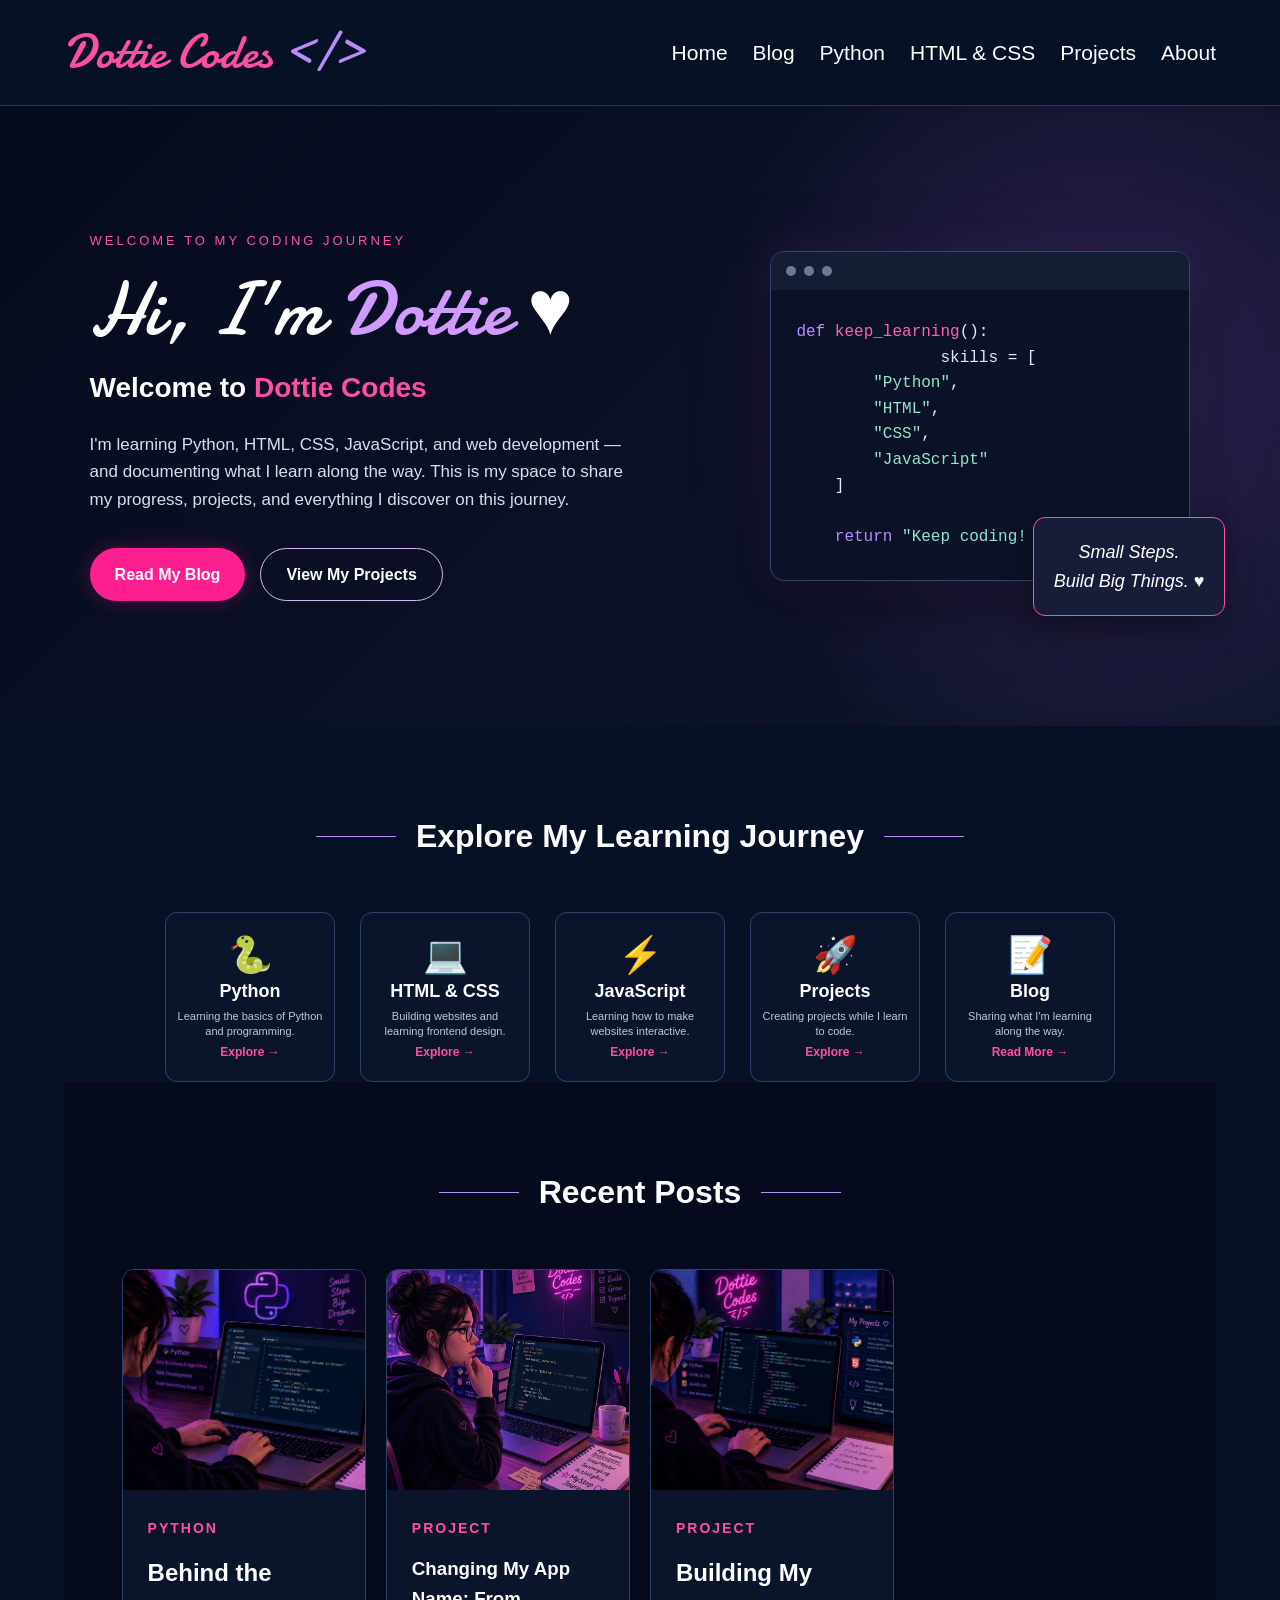
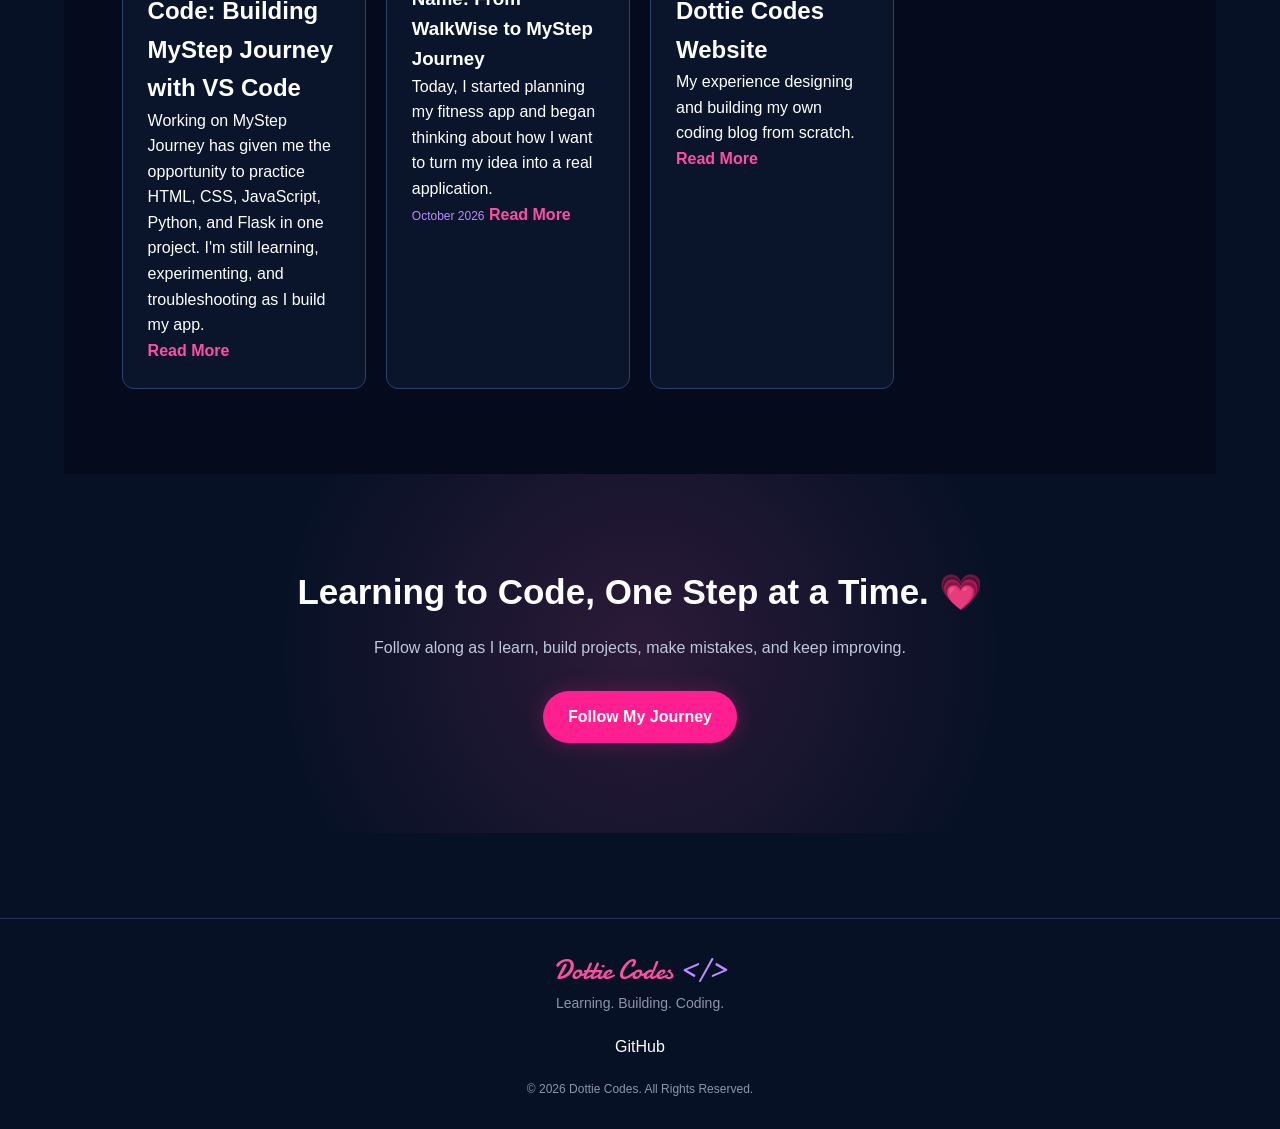
<file: index.html>
<!doctype html>
<html lang="en">
  <head>
    <meta charset="UTF-8" />
    <meta name="viewport" content="width=device-width, initial-scale=1.0" />
    <title>Dottie Codes | Learning, Building, Coding</title>
    <link rel="preconnect" href="https://fonts.googleapis.com">
<link rel="preconnect" href="https://fonts.gstatic.com" crossorigin>
<link href="https://fonts.googleapis.com/css2?family=Damion&display=swap" rel="stylesheet">
    <link rel="stylesheet" href="style.css" />
  </head>
  <body>
    <!--------NAVIGATION-------->
    <header class="navbar">
      <a href="index.html" class="logo">Dottie Codes <span>&lt;/&gt;</span> </a>

      <nav>
        <a href="index.html">Home</a>
        <a href="blog.html">Blog</a>
        <a href="python.html">Python</a>
        <a href="web-development.html">HTML & CSS</a>
        <a href="projects.html">Projects</a>
        <a href="about.html">About</a>
      </nav>
    </header>

    <!------HERO SECTION------>
    <main>
      <section class="hero">
        <div class="hero-content">
          <p class="small-intro">WELCOME TO MY CODING JOURNEY</p>
          <h1>
            Hi, I'm <span>Dottie</span> <span class="heart"></span>&hearts;
          </h1>
          <h2>Welcome to <span>Dottie Codes</span></h2>
          <p class="hero-text">
            I'm learning Python, HTML, CSS, JavaScript, and web development —
            and documenting what I learn along the way. This is my space to
            share my progress, projects, and everything I discover on this
            journey.
          </p>

          <div class="hero-buttons">
            <a href="blog.html" class="btn primary-btn">Read My Blog</a>
            <a href="projects.html" class="btn secondary-btn"
              >View My Projects</a
            >
          </div>
        </div>

        <div class="hero-code">
          <div class="code-window">
            <div class="window-top">
              <span></span>
              <span></span>
              <span></span>
            </div>

            <div class="code-content">
              <pre><code><span class="purple">def</span> <span class="pink">keep_learning</span>():
               skills = [
        <span class="green">"Python"</span>,
        <span class="green">"HTML"</span>,
        <span class="green">"CSS"</span>,
        <span class="green">"JavaScript"</span>
    ]

    <span class="purple">return</span> <span class="green">"Keep coding! ♥"</span></code></pre>
            </div>
          </div>

          <div class="code-note">
            Small Steps.<br />
            Build Big Things. ♥
          </div>
        </div>
      </section>

      <!---LEARNING JOURNEY----->

      <section class="learning">
        <div class="section-title">
          <span></span>
          <h2>Explore My Learning Journey</h2>

          <span></span>
        </div>

        <div class="learning-grid">

  <!-- PYTHON -->
  <article class="learning-card">
    <div class="card-icon">🐍</div>
    <h3>Python</h3>
    <p>Learning the basics of Python and programming.</p>
    <a href="python.html">Explore →</a>
  </article>

  <!-- HTML & CSS -->
  <article class="learning-card">
    <div class="card-icon">💻</div>
    <h3>HTML & CSS</h3>
    <p>Building websites and learning frontend design.</p>
    <a href="web-development.html">Explore →</a>
  </article>

  <!-- JAVASCRIPT -->
  <article class="learning-card">
    <div class="card-icon">⚡</div>
    <h3>JavaScript</h3>
    <p>Learning how to make websites interactive.</p>
    <a href="#">Explore →</a>
  </article>

  <!-- PROJECTS -->
  <article class="learning-card">
    <div class="card-icon">🚀</div>
    <h3>Projects</h3>
    <p>Creating projects while I learn to code.</p>
    <a href="projects.html">Explore →</a>
  </article>

  <!-- BLOG -->
  <article class="learning-card">
    <div class="card-icon">📝</div>
    <h3>Blog</h3>
    <p>Sharing what I'm learning along the way.</p>
    <a href="blog.html">Read More →</a>
  </article>

</div>
         <!-- ================= RECENT POSTS ================= -->

        <section class="recent-posts">

            <div class="section-title">

                <span></span>

                <h2>Recent Posts</h2>

                <span></span>

            </div>


            <div class="posts-grid">


              <!-- POST 6 -->

              <article class="post-card">

                 <div class="blog-image">

          
            <img src="images/python-blog.png" alt="VS Code with Python code" />
          </div>

          <div class="blog-card-content">
            <span class="blog-category">Python</span>
            <h2>Behind the Code: Building MyStep Journey with VS Code</h2>
            <p>
              Working on MyStep Journey has given me the opportunity to practice
              HTML, CSS, JavaScript, Python, and Flask in one project. I'm still
              learning, experimenting, and troubleshooting as I build my app.
            </p>
            <a href="behind-the-code.html">Read More</a>
          </div>
        </article>




              <!-- POST 5 -->

              <article class="post-card">

                 <div class="blog-image">

            <img src="images/mystep-journey1.png" alt="MyStep Journey app project">

             </div>

            <div class="blog-card-content">
                <span class="blog-category">Project</span>

                <h3>Changing My App Name: From WalkWise to MyStep Journey</h3>

                <p>
                    Today, I started planning my fitness app and began thinking
                    about how I want to turn my idea into a real application.
                </p>

                <span class="post-date">October 2026</span>

                <a href="changing-app-name.html" class="read-more">
                    Read More 
                </a>
            </div>
        </article>


                <!-- POST 1 -->

                <!-- <article class="post-card">

                    <div class="blog-image">
            <img src="images/python-blog.png" alt="Python Blog" />
          </div>

          <div class="blog-card-content">
            <span class="blog-category">Python</span>
            <h2>My First Steps Learning Python</h2>

            <p>
              What I've learning so far while getting statrted with Python and
              programming.
            </p>

            <a href="python-first-steps.html">Read More</a>

                    </div>

                </article> -->


                <!-- POST 2 -->

                <!-- <article class="post-card">

                    <div class="blog-image">
            <img src="images/html-css-blog.png" alt="HTML and CSS coding" />
          </div>
          <div class="blog-card-content">
            <span class="blog-category">HTML & CSS</span>
            <h2>What I Learned Buildijng My First Website</h2>
            <p>
              Some of the HTML and CSS concepts I learned while creating Dottie
              Codes.
            </p>
            <a href="learning-html-css.html">Read More</a>
          </div>

                </article> -->


                <!-- POST 3 -->

                <!-- <article class="post-card">

                   <div class="blog-image">
            <img src="images/coding-blog.png" alt="Coding on a PC" />
          </div>
          <div class="blog-card-content">
            <span class="blog-category">Coding</span>
            <h2>Things I'm Leaning Right Now</h2>
            <p>
              A look at the programming concepts and technologies I'm currently
              exploring.
            </p>
            <a href="learning-right-now.html">Read More</a>
          </div>

                </article> -->


                <!-- POST 4 -->

                <article class="post-card">

                     <div class="blog-image">
            <img src="images/project-blog.png" alt="coding project" />
          </div>
          <div class="blog-card-content">
            <span class="blog-category">Project</span>
            <h2>Building My Dottie Codes Website</h2>
            <p>
              My experience designing and building my own coding blog from
              scratch.
            </p>
            <a href="build-dottie-codes-site.html">Read More</a>
          </div>

                   

                </article>
                </div>
        </section>


        <!-- ================= CALL TO ACTION ================= -->

        <section class="cta">

            <h2>
                Learning to Code, One Step at a Time. 💗
            </h2>

            <p>
                Follow along as I learn, build projects,
                make mistakes, and keep improving.
            </p>

            <a href="blog.html" class="btn primary-btn">
                Follow My Journey
            </a>

        </section>

    </main>


    <!-- ================= FOOTER ================= -->

    <footer>

        <div class="footer-logo">
            Dottie Codes <span>&lt;/&gt;</span>
        </div>

        <p>
            Learning. Building. Coding.
        </p>

        <div class="social-links">
            <a href="https://github.com/Dottie27" target="_blank" rel="noopener noreferrer">GitHub</a>
            <!--<a href="#">LinkedIn</a>-->
        </div>

        <p class="copyright">
            © 2026 Dottie Codes. All Rights Reserved.
        </p>

    </footer>

      </section>
    </main>
  </body>
</html>
</file>
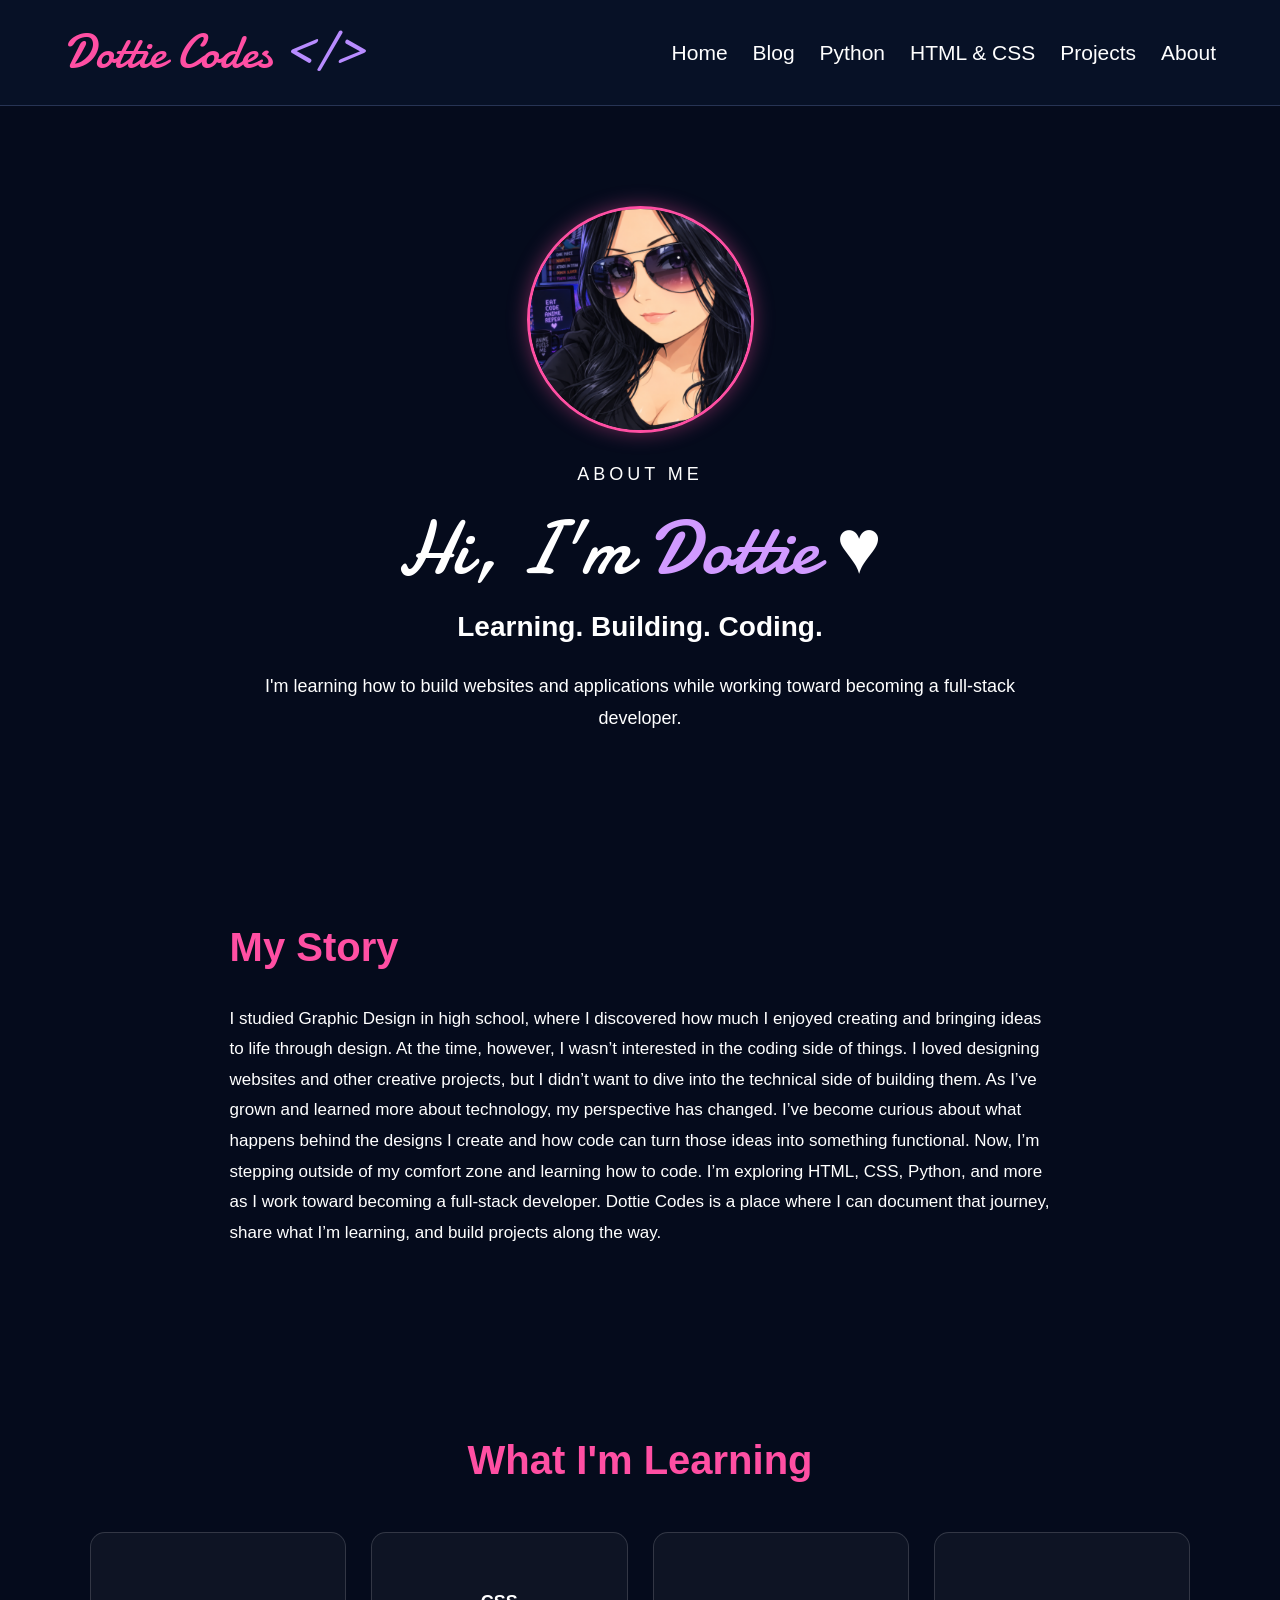
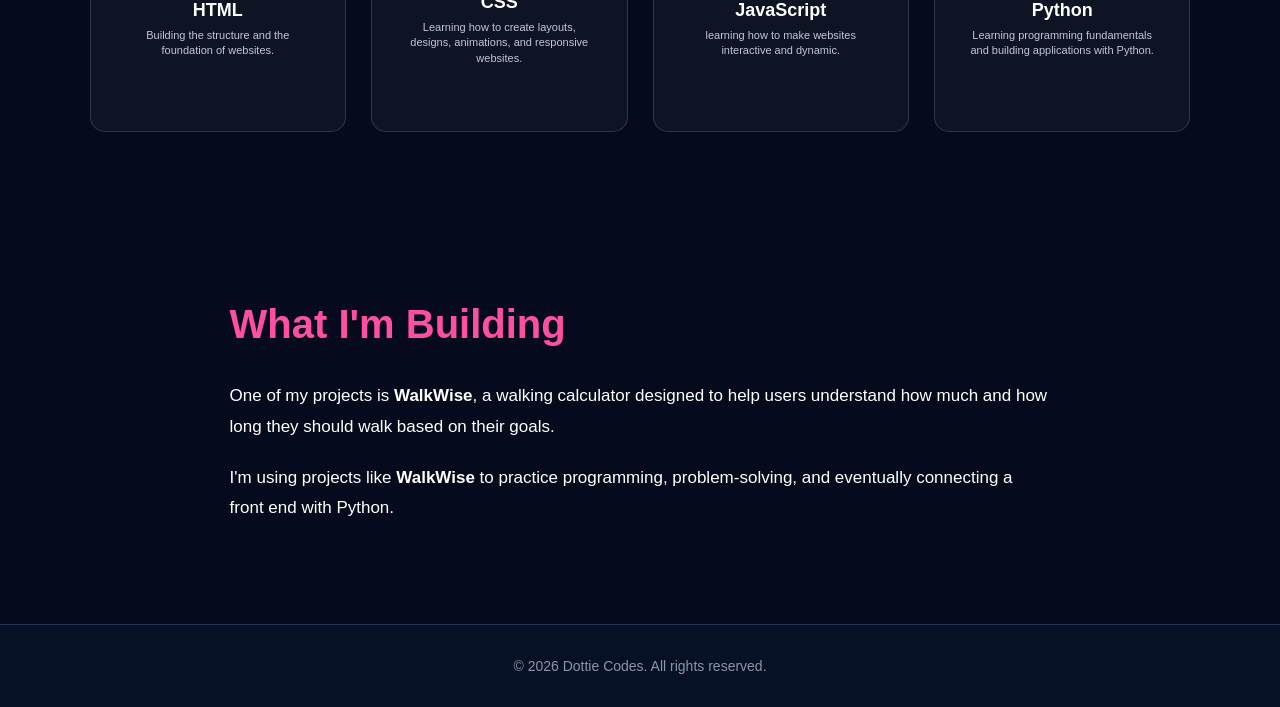
<file: about.html>
<!doctype html>
<html lang="en">
  <head>
    <meta charset="UTF-8" />
    <meta name="viewport" content="width=device-width, initial-scale=1.0" />
    <title>About Me | Dottie Codes</title>
    <link rel="preconnect" href="https://fonts.googleapis.com">
<link rel="preconnect" href="https://fonts.gstatic.com" crossorigin>
<link href="https://fonts.googleapis.com/css2?family=Damion&display=swap" rel="stylesheet">
    <link rel="stylesheet" href="style.css" />
  </head>

  <!---NAVIGATION-------->
  <header class="navbar">
      <a href="index.html" class="logo">Dottie Codes <span>&lt;/&gt;</span> </a>

      <nav>
        <a href="index.html">Home</a>
        <a href="blog.html">Blog</a>
        <a href="python.html">Python</a>
        <a href="web-development.html">HTML & CSS</a>
        <a href="projects.html">Projects</a>
        <a href="about.html">About</a>
      </nav>
    </header>

 <!---ABOUT HERO-------->
  <body>
  <section class="about-hero">
    <div class="about-content">
      <img src="images/profile.png" alt="Dottie" class="profile-icon">
      <p class="about-small-title">ABOUT ME</p>
       <h1>
            Hi, I'm <span>Dottie</span> <span class="heart"></span>&hearts;
          </h1>
      <h2>Learning. Building. Coding.</h2>
      <p> I'm learning how to build websites and applications while working toward becoming a full-stack developer. </p>
    </div>
  </section>

  <!--MY STORY--->
   <section class="about-section">
    <div class="about-text">
      <h2>My Story</h2>
      <p> I studied Graphic Design in high school, where I discovered how much I
        enjoyed creating and bringing ideas to life through design. At the time,
        however, I wasn’t interested in the coding side of things. I loved
        designing websites and other creative projects, but I didn’t want to
        dive into the technical side of building them. As I’ve grown and learned
        more about technology, my perspective has changed. I’ve become curious
        about what happens behind the designs I create and how code can turn
        those ideas into something functional. Now, I’m stepping outside of my
        comfort zone and learning how to code. I’m exploring HTML, CSS, Python,
        and more as I work toward becoming a full-stack developer. Dottie Codes
        is a place where I can document that journey, share what I’m learning,
        and build projects along the way.</p>
    </div>
   </section>

   <!--WHAT I'M LEANING-->
   <section class="learning-section">
    <h2>What I'm Learning</h2>

    <div class="about-learning-grid">

      <div class="learning-card">
        <h3>HTML</h3>
        <p> Building the structure and the foundation of websites.</p>
      </div>

      <div class="learning-card">
        <h3>CSS</h3>
        <p> Learning how to create layouts, designs, animations, and responsive websites.</p>

    </div>

    <div class="learning-card">
      <h3>JavaScript</h3>
      <p> learning how to make websites interactive and dynamic.</p>
    
    </div>

    <div class="learning-card">
      <h3>Python</h3>
      <p> Learning programming fundamentals and building applications with Python.</p>

    </div>
   </section>

   <!--PROJECTS-->
   <section class="projects-section">
    <h2>What I'm Building</h2>
    <p>One of my projects is <strong>WalkWise</strong>, a walking calculator designed to help users understand how much and how long they should walk based on their goals.</p>

    <p>I'm using projects like <strong>WalkWise</strong> to practice programming, problem-solving, and eventually connecting a front end with Python.</p>
   </section>

   <!--FOOTER-->
    <footer>
      <p>© 2026 Dottie Codes. All rights reserved.</p>
</body>
</html>
</file>
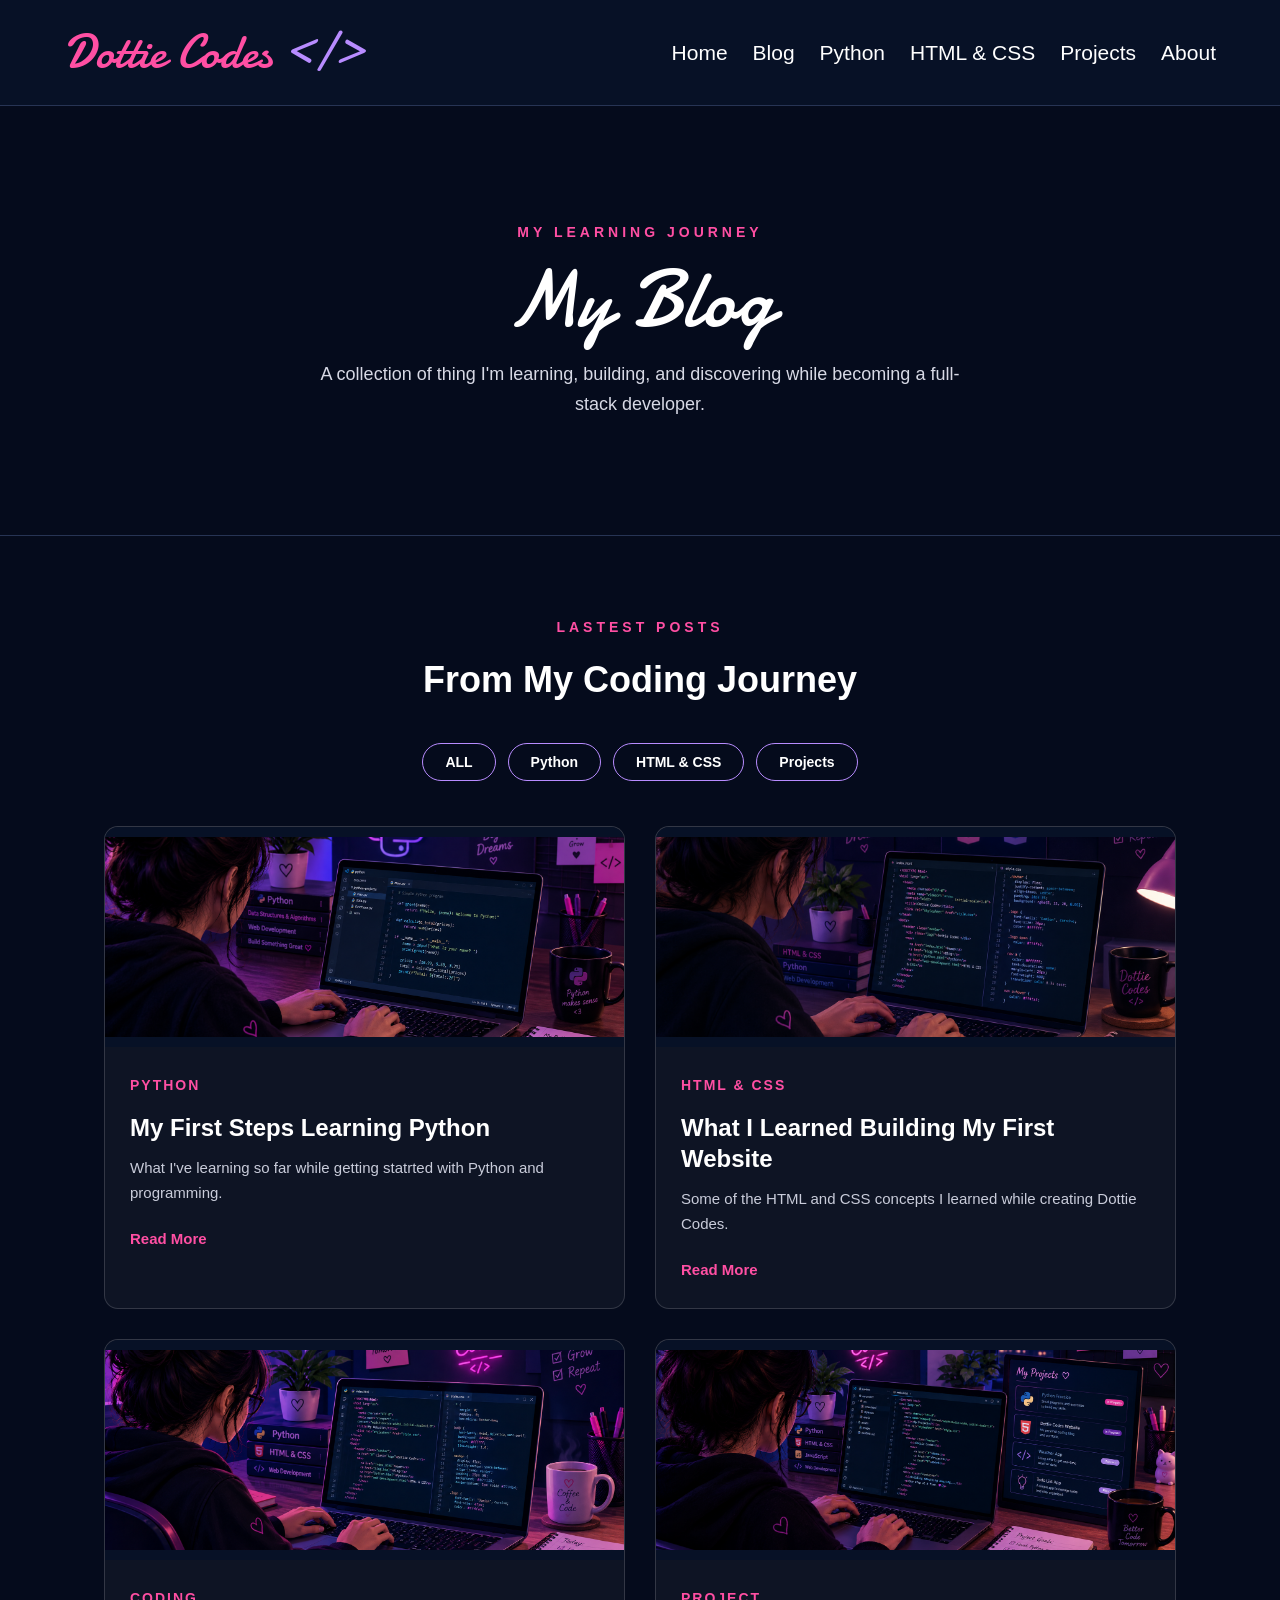
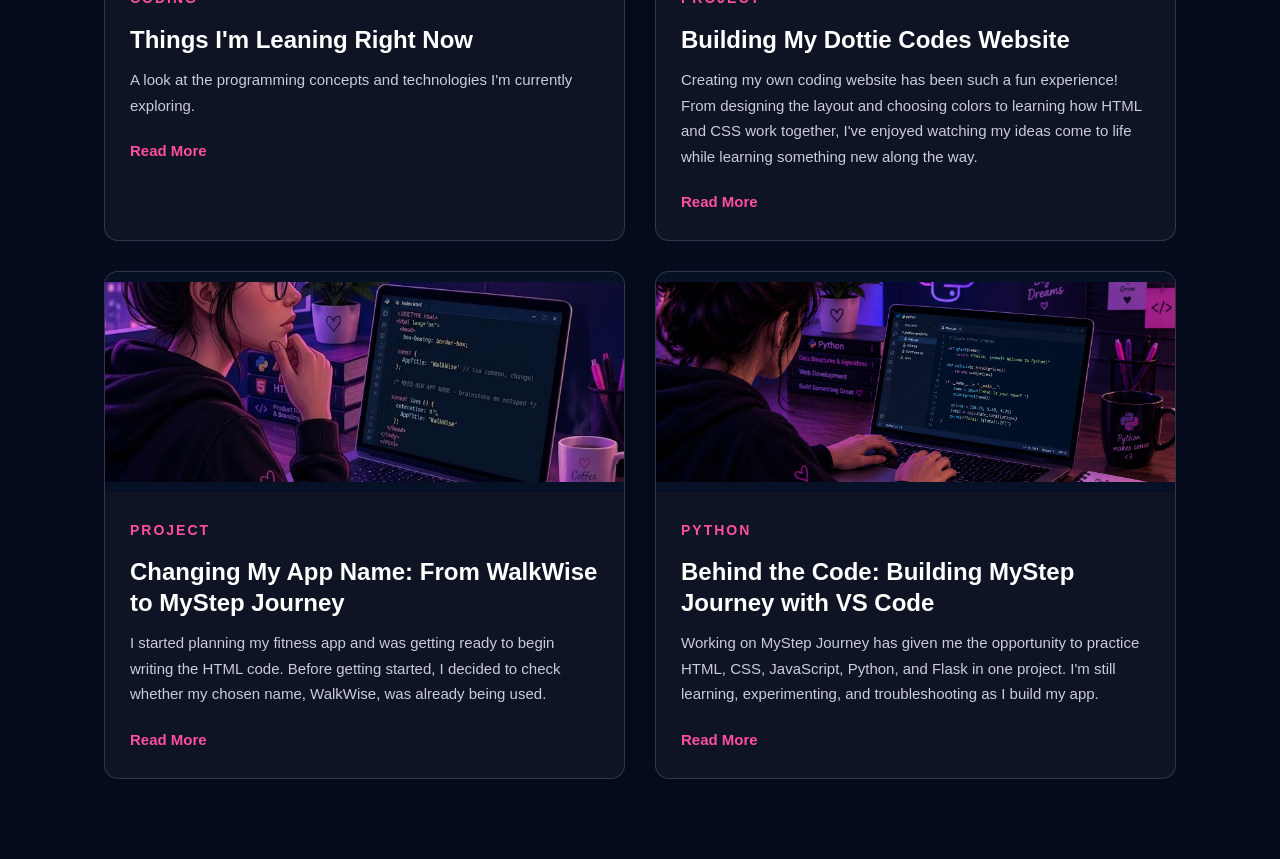
<file: blog.html>
<!doctype html>
<html lang="en">
  <head>
    <meta charset="UTF-8" />
    <meta name="viewport" content="width=device-width, initial-scale=1.0" />
    <title>Dottie Codes | Learning, Building, Coding</title>
    <link rel="preconnect" href="https://fonts.googleapis.com" />
    <link rel="preconnect" href="https://fonts.gstatic.com" crossorigin />
    <link
      href="https://fonts.googleapis.com/css2?family=Damion&display=swap"
      rel="stylesheet"
    />
    <link rel="stylesheet" href="style.css" />
  </head>
  <body>
    <!--------NAVIGATION-------->
    <header class="navbar">
      <a href="index.html" class="logo">Dottie Codes <span>&lt;/&gt;</span> </a>

      <nav>
        <a href="index.html">Home</a>
        <a href="blog.html">Blog</a>
        <a href="python.html">Python</a>
        <a href="web-development.html">HTML & CSS</a>
        <a href="projects.html">Projects</a>
        <a href="about.html">About</a>
      </nav>
    </header>

    <!-----BLOG HERO----->
    <section class="blog-hero">
      <div class="blog-content">
        <p class="blog-small-title">MY LEARNING JOURNEY</p>
        <h1>My Blog</h1>
        <p>
          A collection of thing I'm learning, building, and discovering while
          becoming a full-stack developer.
        </p>
      </div>
    </section>

    <!-----BLOG SECTION------>

    <section class="blog-section">
      <div class="blog-heading">
        <p class="blog-small-title">LASTEST POSTS</p>
        <h2>From My Coding Journey</h2>
      </div>

      <!---BLOG CATEGORIES-->

      <div class="blog-filters">
        <button>ALL</button>
        <button>Python</button>
        <button>HTML & CSS</button>
        <button>Projects</button>
      </div>

      <!---BLOG CARDS-->

      <div class="blog-grid">
        <!---BLOG POST 1-->
        <article class="blog-card">
          <div class="blog-image">
            <img src="images/python-blog.png" alt="Python Blog" />
          </div>

          <div class="blog-card-content">
            <span class="blog-category">Python</span>
            <h2>My First Steps Learning Python</h2>

            <p>
              What I've learning so far while getting statrted with Python and
              programming.
            </p>

            <a href="python-first-steps.html">Read More</a>
          </div>
        </article>

        <!--BLOG POST 2-->
        <article class="blog-card">
          <div class="blog-image">
            <img src="images/html-css-blog.png" alt="HTML and CSS coding" />
          </div>
          <div class="blog-card-content">
            <span class="blog-category">HTML & CSS</span>
            <h2>What I Learned Building My First Website</h2>
            <p>
              Some of the HTML and CSS concepts I learned while creating Dottie
              Codes.
            </p>
            <a href="learning-html-css.html">Read More</a>
          </div>
        </article>

        <!--BLOG POST 3-->
        <article class="blog-card">
          <div class="blog-image">
            <img src="images/coding-blog.png" alt="Coding on a PC" />
          </div>
          <div class="blog-card-content">
            <span class="blog-category">Coding</span>
            <h2>Things I'm Leaning Right Now</h2>
            <p>
              A look at the programming concepts and technologies I'm currently
              exploring.
            </p>
            <a href="learning-right-now.html">Read More</a>
          </div>
        </article>

        <!-- BLOG POST 4 -->
        <article class="blog-card">
          <div class="blog-image">
            <img
              src="images/project-blog.png"
              alt="Building the Dottie Codes website"
            />
          </div>
          <div class="blog-card-content">
            <span class="blog-category">Project</span>
            <h2>Building My Dottie Codes Website</h2>
            <p>
              Creating my own coding website has been such a fun experience!
              From designing the layout and choosing colors to learning how HTML
              and CSS work together, I've enjoyed watching my ideas come to life
              while learning something new along the way.
            </p>
            <a href="build-dottie-codes-site.html">Read More</a>
          </div>
        </article>
        <!-- BLOG POST 5 -->
        <article class="blog-card">
          <div class="blog-image">
            <img
              src="images/mystep-journey1.png"
              alt="MyStep Journey app project"
            />
          </div>
          <div class="blog-card-content">
            <span class="blog-category">Project</span>
            <h2>Changing My App Name: From WalkWise to MyStep Journey</h2>
            <p>
              I started planning my fitness app and was getting ready to begin
              writing the HTML code. Before getting started, I decided to check
              whether my chosen name, WalkWise, was already being used.
            </p>
            <a href="changing-app-name.html">Read More</a>
          </div>
        </article>

        <!-- BLOG POST 6 -->
        <article class="blog-card">
          <div class="blog-image">
            <img src="images/python-blog.png" alt="VS Code with Python code" />
          </div>

          <div class="blog-card-content">
            <span class="blog-category">Python</span>
            <h2>Behind the Code: Building MyStep Journey with VS Code</h2>
            <p>
              Working on MyStep Journey has given me the opportunity to practice
              HTML, CSS, JavaScript, Python, and Flask in one project. I'm still
              learning, experimenting, and troubleshooting as I build my app.
            </p>
            <a href="behind-the-code.html">Read More</a>
          </div>
        </article>
      </div>
    </section>
  </body>
</html>
</file>
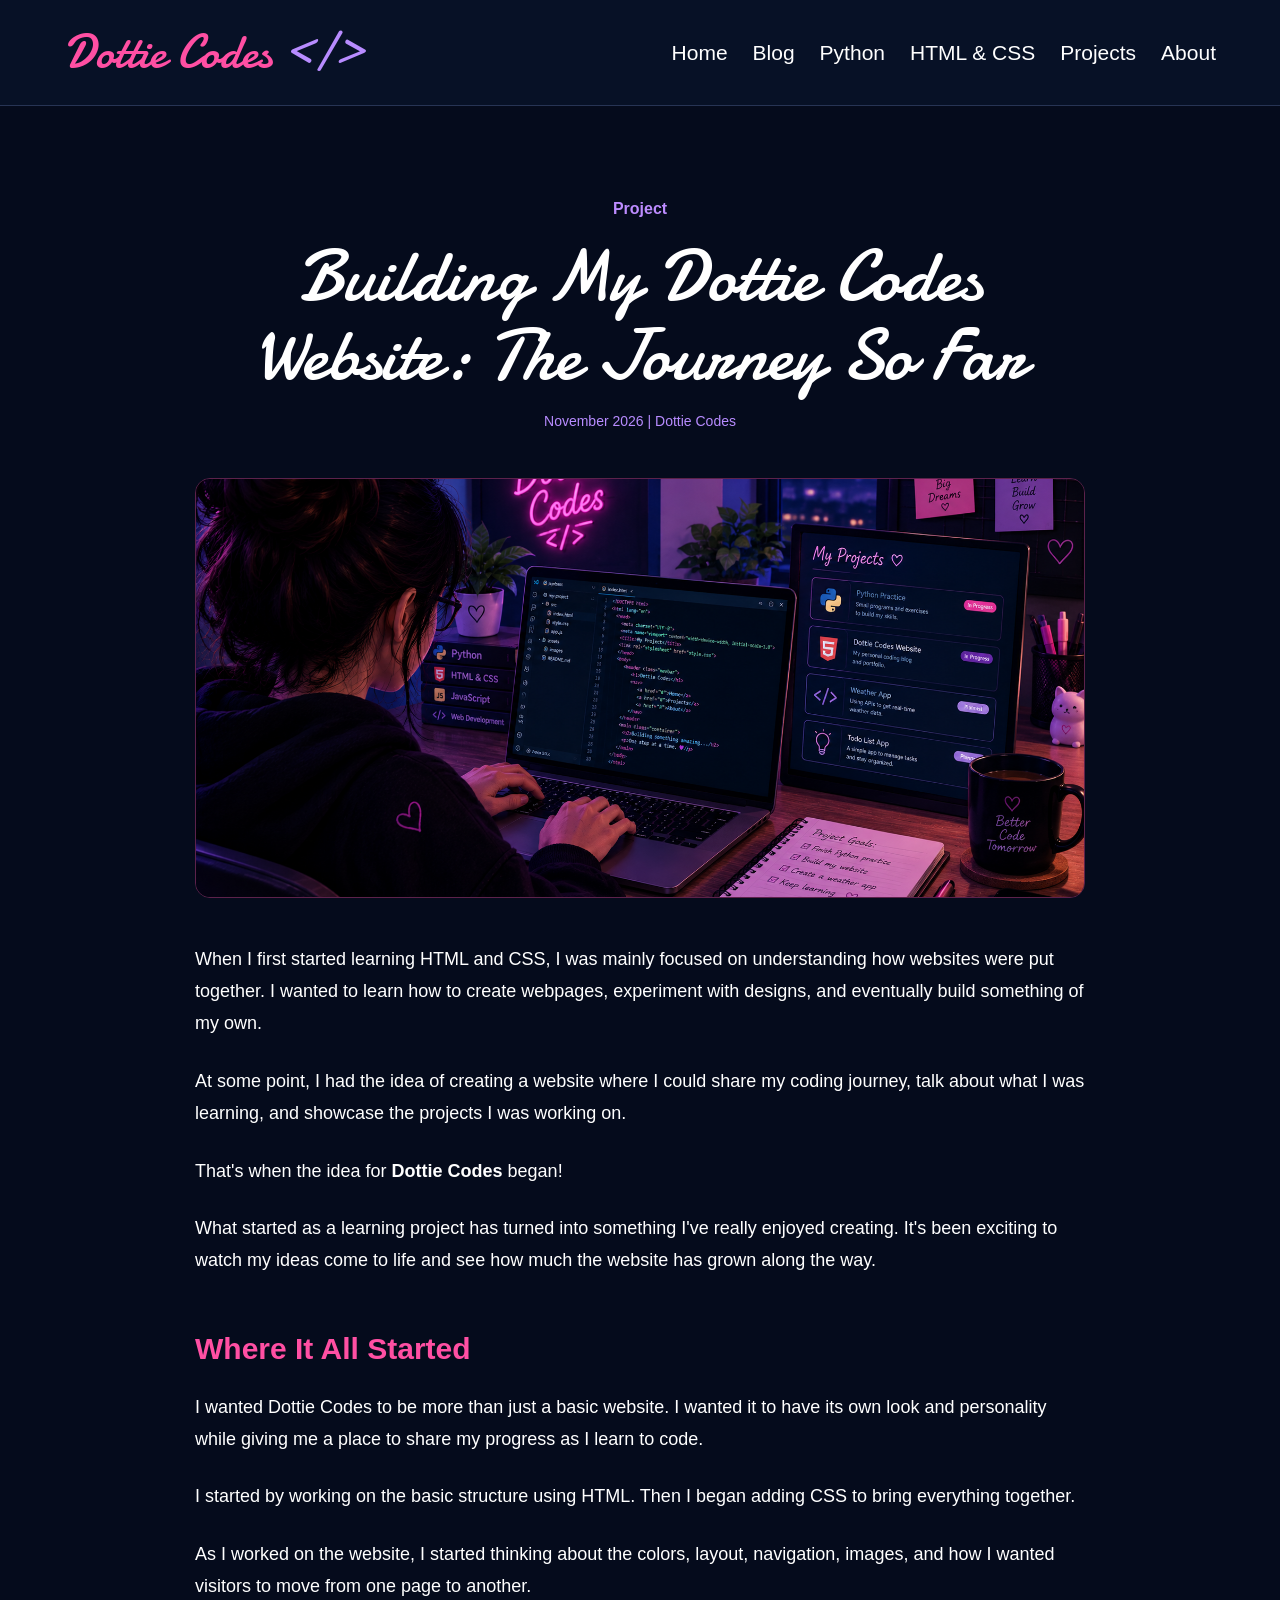
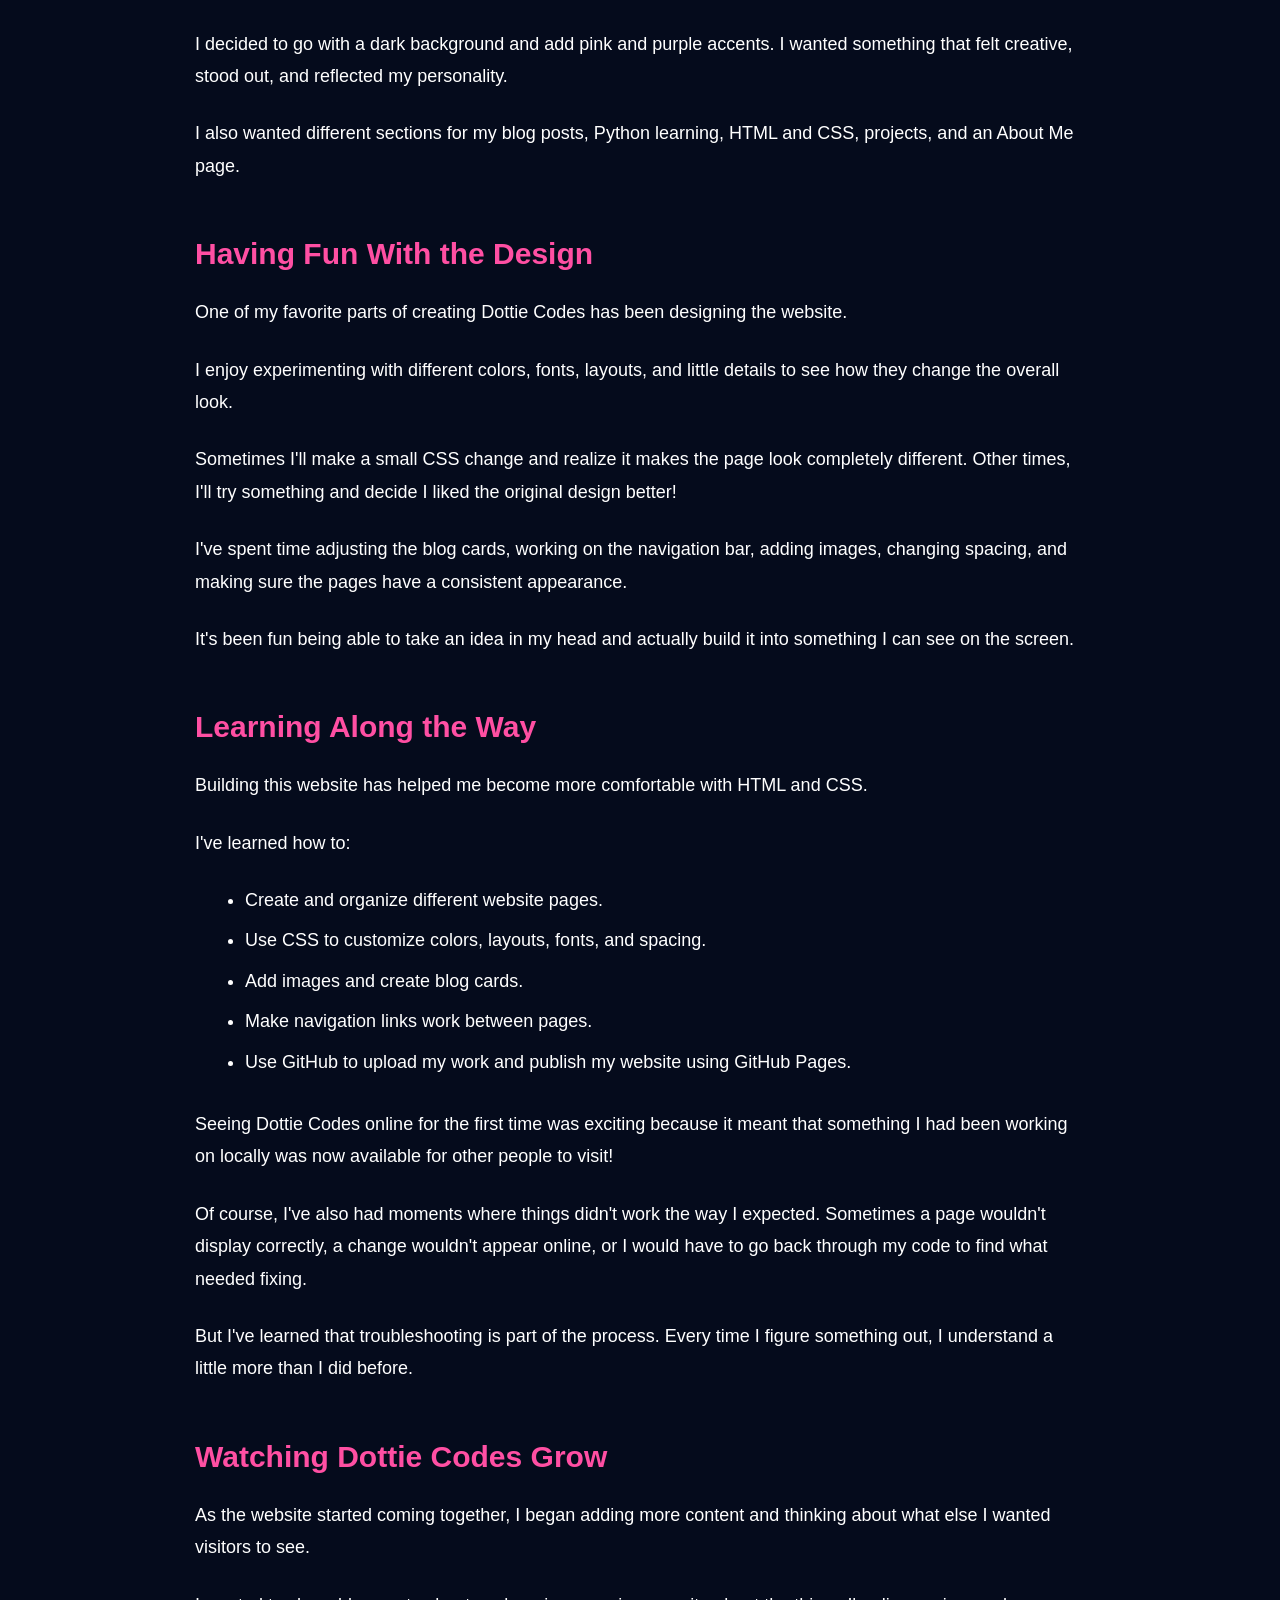
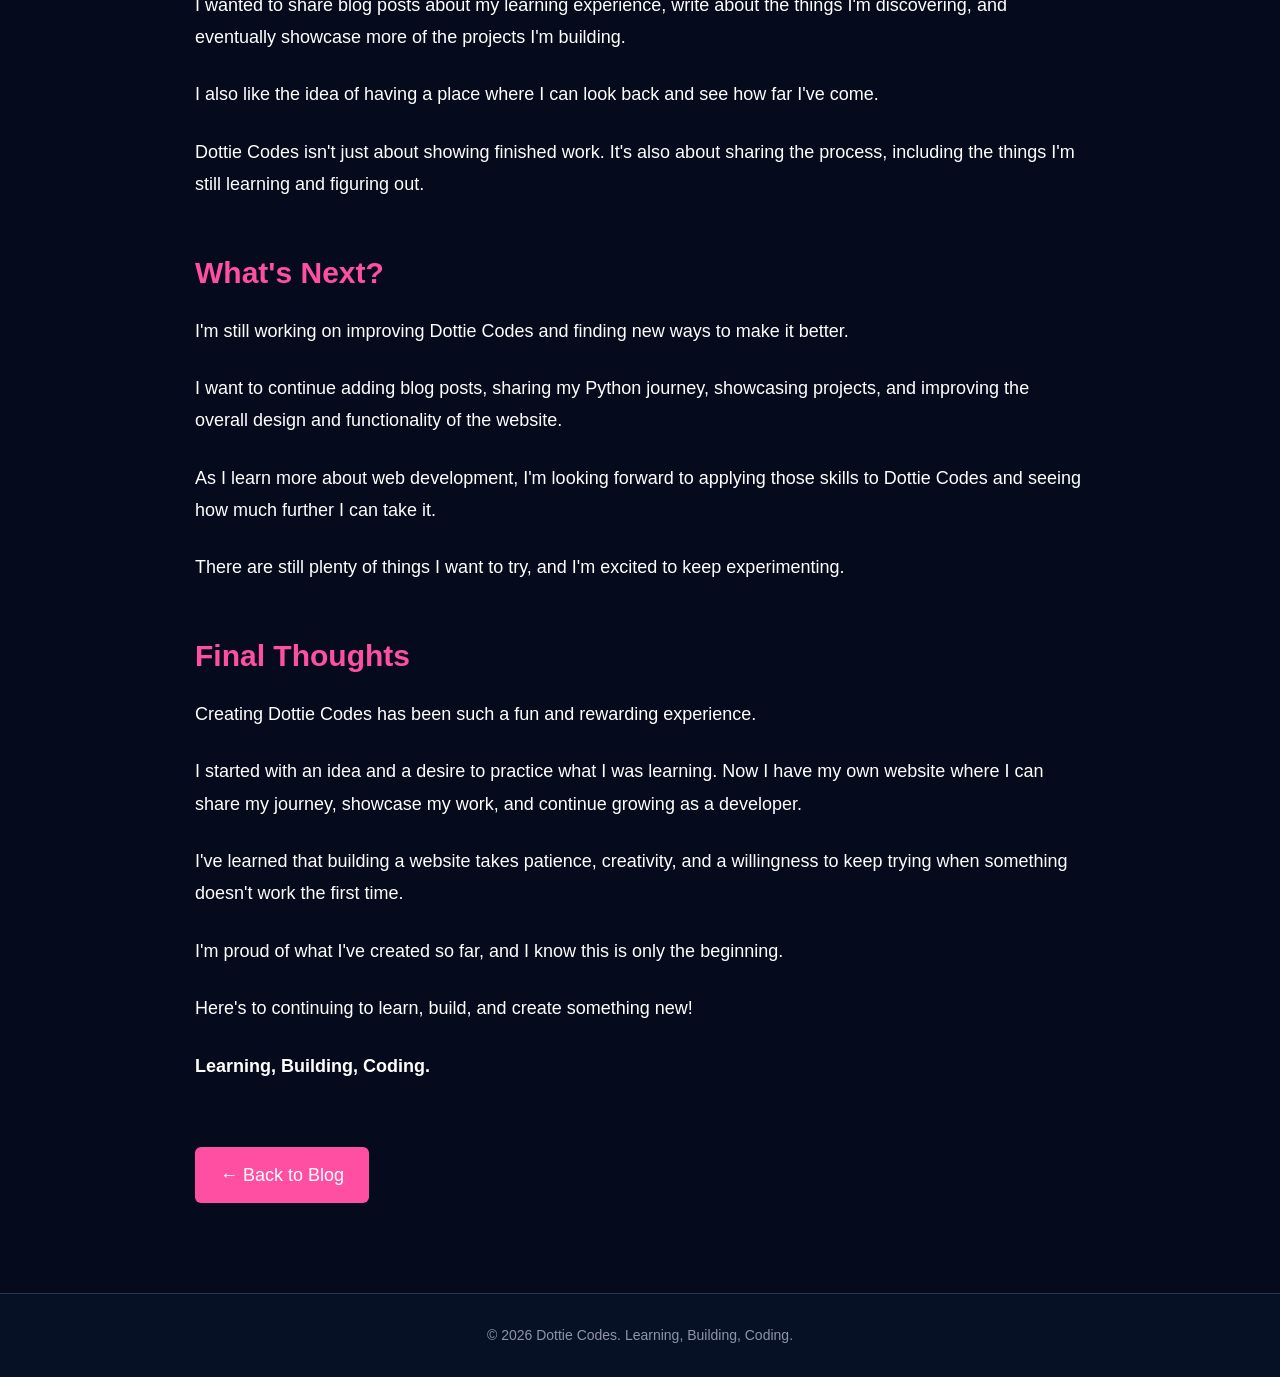
<file: build-dottie-codes-site.html>
<!doctype html>
<html lang="en">
  <head>
    <meta charset="UTF-8" />
    <meta name="viewport" content="width=device-width, initial-scale=1.0" />
    <title>Dottie Codes | Learning, Building, Coding</title>
    <link rel="preconnect" href="https://fonts.googleapis.com" />
    <link rel="preconnect" href="https://fonts.gstatic.com" crossorigin />
    <link
      href="https://fonts.googleapis.com/css2?family=Damion&display=swap"
      rel="stylesheet"
    />
    <link rel="stylesheet" href="style.css" />
  </head>
  <body>
    <!--------NAVIGATION-------->
    <header class="navbar">
      <a href="index.html" class="logo">Dottie Codes <span>&lt;/&gt;</span> </a>

      <nav>
        <a href="index.html">Home</a>
        <a href="blog.html">Blog</a>
        <a href="python.html">Python</a>
        <a href="web-development.html">HTML & CSS</a>
        <a href="projects.html">Projects</a>
        <a href="about.html">About</a>
      </nav>
    </header>

    <!-- BLOG ARTICLE -->
    <main class="article-container">

      <!-- ARTICLE HEADER -->
      <div class="article-header">
        <span class="article-category">Project</span>

        <h1>
          Building My Dottie Codes Website: The Journey So Far
        </h1>

        <p class="article-date">
          November 2026 | Dottie Codes
        </p>
      </div>

      <!-- ARTICLE IMAGE -->
      <div class="article-image">
        <img
          src="images/project-blog.png"
          alt="Building the Dottie Codes website"
        />
      </div>

      <!-- ARTICLE CONTENT -->
      <article class="article-content">

        <p>
          When I first started learning HTML and CSS, I was mainly
          focused on understanding how websites were put together.
          I wanted to learn how to create webpages, experiment with
          designs, and eventually build something of my own.
        </p>

        <p>
          At some point, I had the idea of creating a website where
          I could share my coding journey, talk about what I was
          learning, and showcase the projects I was working on.
        </p>

        <p>
          That's when the idea for <strong>Dottie Codes</strong> began!
        </p>

        <p>
          What started as a learning project has turned into something
          I've really enjoyed creating. It's been exciting to watch
          my ideas come to life and see how much the website has
          grown along the way.
        </p>

        <!-- SECTION 1 -->
        <h2>Where It All Started</h2>

        <p>
          I wanted Dottie Codes to be more than just a basic website.
          I wanted it to have its own look and personality while
          giving me a place to share my progress as I learn to code.
        </p>

        <p>
          I started by working on the basic structure using HTML.
          Then I began adding CSS to bring everything together.
        </p>

        <p>
          As I worked on the website, I started thinking about
          the colors, layout, navigation, images, and how I wanted
          visitors to move from one page to another.
        </p>

        <p>
          I decided to go with a dark background and add pink and
          purple accents. I wanted something that felt creative,
          stood out, and reflected my personality.
        </p>

        <p>
          I also wanted different sections for my blog posts,
          Python learning, HTML and CSS, projects, and an About
          Me page.
        </p>

        <!-- SECTION 2 -->
        <h2>Having Fun With the Design</h2>

        <p>
          One of my favorite parts of creating Dottie Codes has
          been designing the website.
        </p>

        <p>
          I enjoy experimenting with different colors, fonts,
          layouts, and little details to see how they change
          the overall look.
        </p>

        <p>
          Sometimes I'll make a small CSS change and realize it
          makes the page look completely different. Other times,
          I'll try something and decide I liked the original
          design better!
        </p>

        <p>
          I've spent time adjusting the blog cards, working on
          the navigation bar, adding images, changing spacing,
          and making sure the pages have a consistent appearance.
        </p>

        <p>
          It's been fun being able to take an idea in my head
          and actually build it into something I can see on
          the screen.
        </p>

        <!-- SECTION 3 -->
        <h2>Learning Along the Way</h2>

        <p>
          Building this website has helped me become more
          comfortable with HTML and CSS.
        </p>

        <p>I've learned how to:</p>

        <ul>
          <li>Create and organize different website pages.</li>
          <li>Use CSS to customize colors, layouts, fonts, and spacing.</li>
          <li>Add images and create blog cards.</li>
          <li>Make navigation links work between pages.</li>
          <li>Use GitHub to upload my work and publish my website using GitHub Pages.</li>
        </ul>

        <p>
          Seeing Dottie Codes online for the first time was
          exciting because it meant that something I had been
          working on locally was now available for other people
          to visit!
        </p>

        <p>
          Of course, I've also had moments where things didn't
          work the way I expected. Sometimes a page wouldn't
          display correctly, a change wouldn't appear online,
          or I would have to go back through my code to find
          what needed fixing.
        </p>

        <p>
          But I've learned that troubleshooting is part of
          the process. Every time I figure something out,
          I understand a little more than I did before.
        </p>

        <!-- SECTION 4 -->
        <h2>Watching Dottie Codes Grow</h2>

        <p>
          As the website started coming together, I began
          adding more content and thinking about what else
          I wanted visitors to see.
        </p>

        <p>
          I wanted to share blog posts about my learning
          experience, write about the things I'm discovering,
          and eventually showcase more of the projects
          I'm building.
        </p>

        <p>
          I also like the idea of having a place where I can
          look back and see how far I've come.
        </p>

        <p>
          Dottie Codes isn't just about showing finished work.
          It's also about sharing the process, including the
          things I'm still learning and figuring out.
        </p>

        <!-- SECTION 5 -->
        <h2>What's Next?</h2>

        <p>
          I'm still working on improving Dottie Codes and
          finding new ways to make it better.
        </p>

        <p>
          I want to continue adding blog posts, sharing my
          Python journey, showcasing projects, and improving
          the overall design and functionality of the website.
        </p>

        <p>
          As I learn more about web development, I'm looking
          forward to applying those skills to Dottie Codes
          and seeing how much further I can take it.
        </p>

        <p>
          There are still plenty of things I want to try,
          and I'm excited to keep experimenting.
        </p>

        <!-- FINAL THOUGHTS -->
        <h2>Final Thoughts</h2>

        <p>
          Creating Dottie Codes has been such a fun and
          rewarding experience.
        </p>

        <p>
          I started with an idea and a desire to practice
          what I was learning. Now I have my own website
          where I can share my journey, showcase my work,
          and continue growing as a developer.
        </p>

        <p>
          I've learned that building a website takes patience,
          creativity, and a willingness to keep trying when
          something doesn't work the first time.
        </p>

        <p>
          I'm proud of what I've created so far, and I know
          this is only the beginning.
        </p>

        <p>
          Here's to continuing to learn, build, and create
          something new!
        </p>

        <p>
          <strong>Learning, Building, Coding.</strong>
        </p>

        <!-- BACK TO BLOG -->
        <a href="blog.html" class="article-back">
          &larr; Back to Blog
        </a>

      </article>
    </main>

    <!-- FOOTER -->
    <footer>
      <p>
        &copy; 2026 Dottie Codes. Learning, Building, Coding.
      </p>
    </footer>

  </body>
</html>
</file>
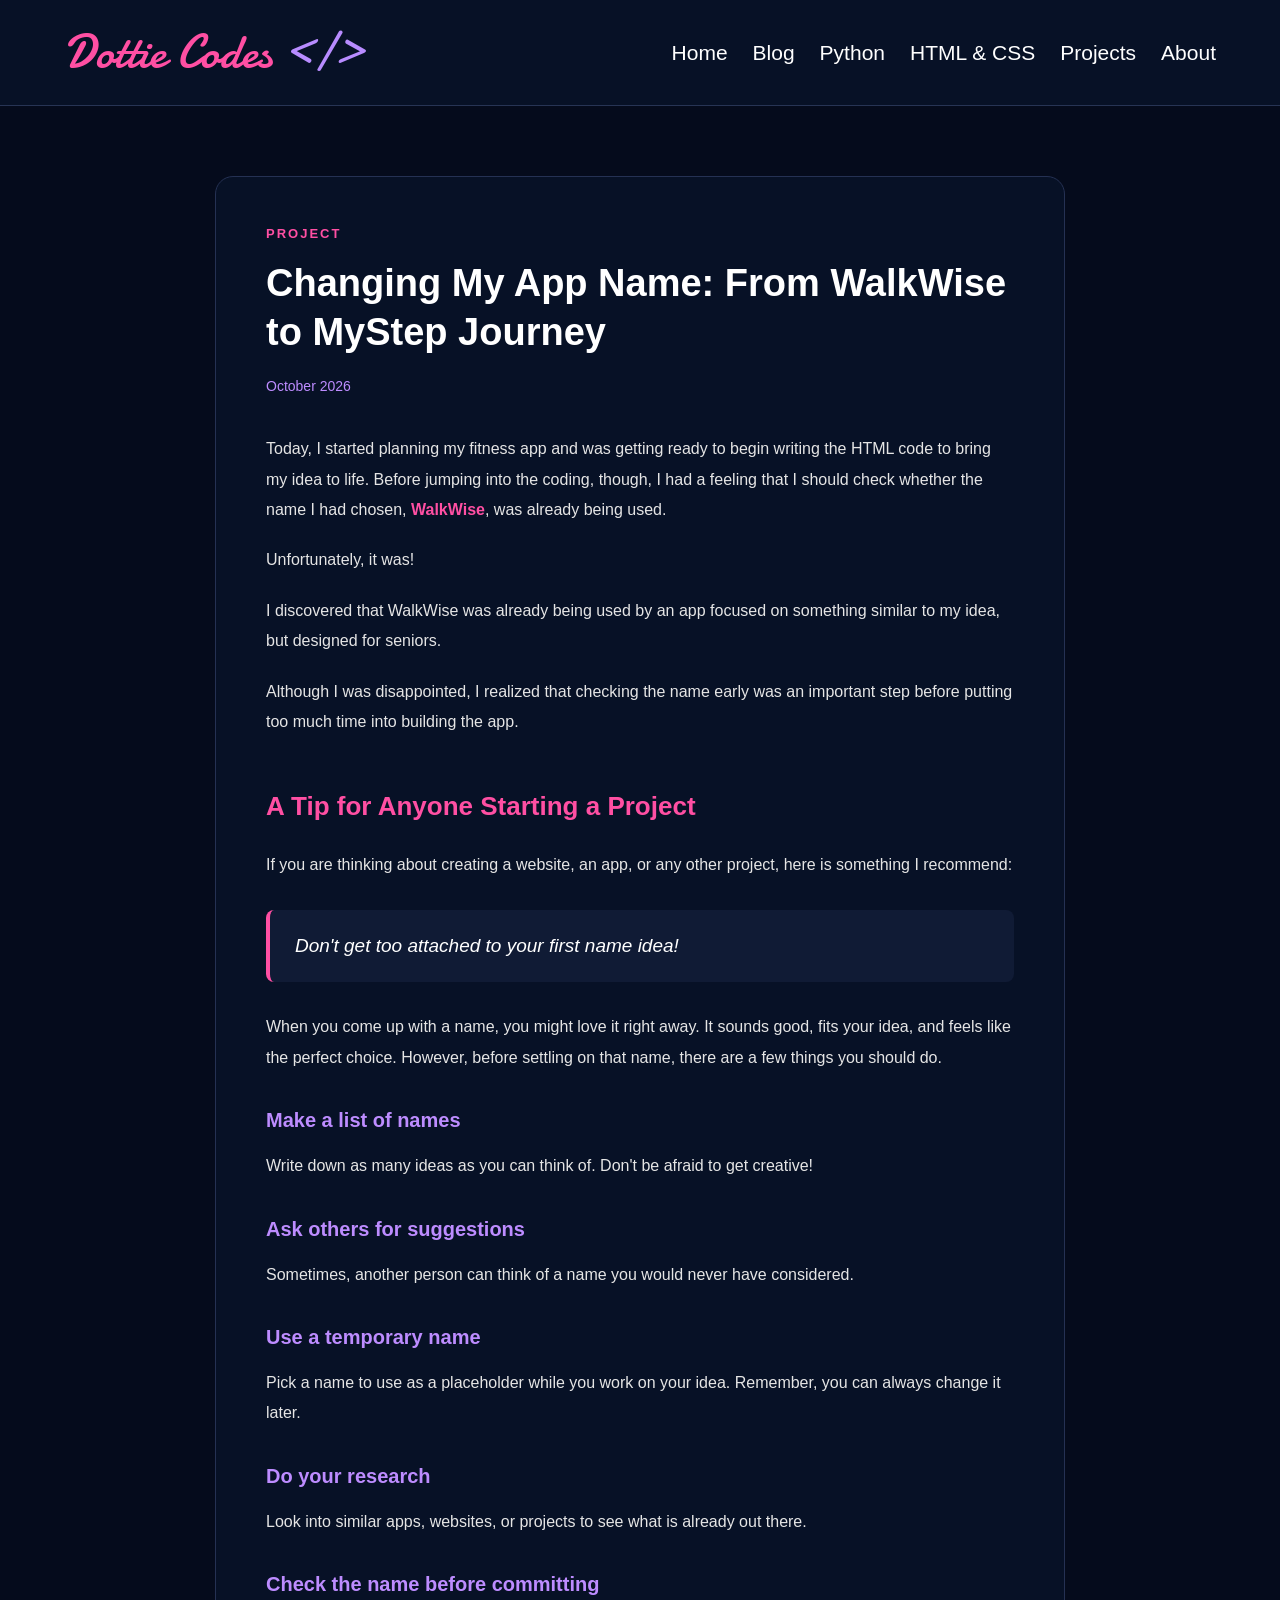
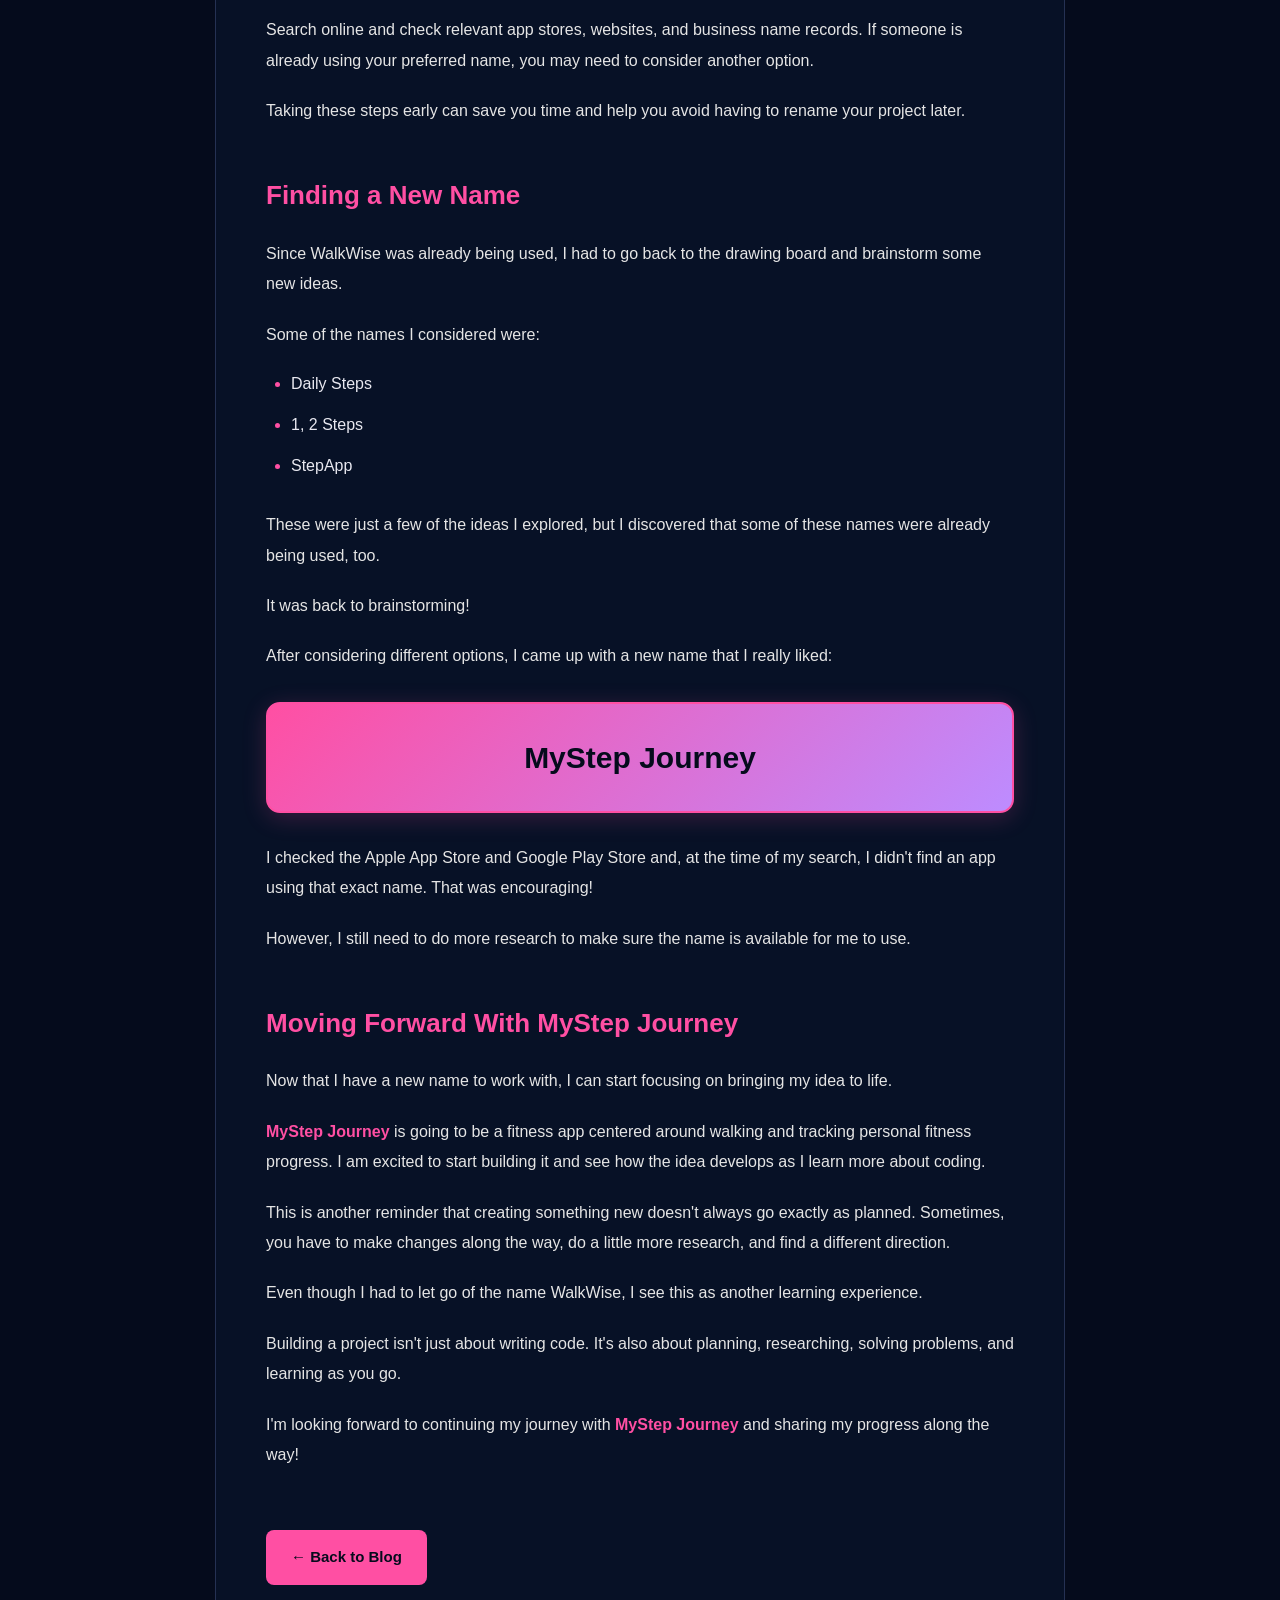
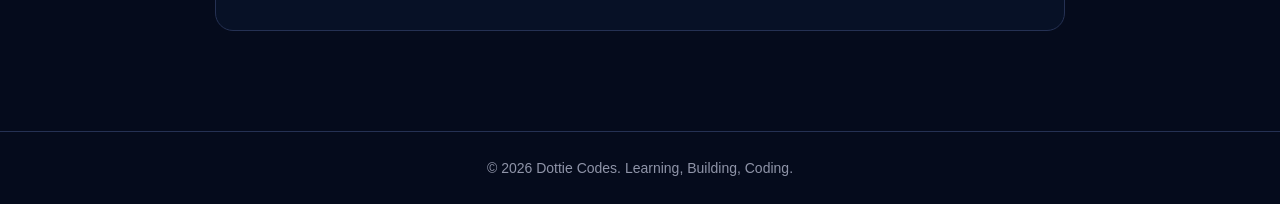
<file: changing-app-name.html>
<!doctype html>
<html lang="en">
  <head>
    <meta charset="UTF-8" />
    <meta name="viewport" content="width=device-width, initial-scale=1.0" />
    <title>Dottie Codes | Learning, Building, Coding</title>
    <link rel="preconnect" href="https://fonts.googleapis.com" />
    <link rel="preconnect" href="https://fonts.gstatic.com" crossorigin />
    <link
      href="https://fonts.googleapis.com/css2?family=Damion&display=swap"
      rel="stylesheet"
    />
    <link rel="stylesheet" href="style.css" />
  </head>
  <body>
    <!--------NAVIGATION-------->
    <header class="navbar">
      <a href="index.html" class="logo">Dottie Codes <span>&lt;/&gt;</span> </a>

      <nav>
        <a href="index.html">Home</a>
        <a href="blog.html">Blog</a>
        <a href="python.html">Python</a>
        <a href="web-development.html">HTML & CSS</a>
        <a href="projects.html">Projects</a>
        <a href="about.html">About</a>
      </nav>
    </header>

    <!-- Blog Post -->
    <main class="blog-post-page">
      <article class="blog-post">
        <!-- Category -->
        <p class="post-category">PROJECT</p>
        <!-- Title -->
        <h1>Changing My App Name: From WalkWise to MyStep Journey</h1>
        <!-- Date -->
        <p class="post-date">October 2026</p>
        <!-- Introduction -->
        <p>
          Today, I started planning my fitness app and was getting ready to
          begin writing the HTML code to bring my idea to life. Before jumping
          into the coding, though, I had a feeling that I should check whether
          the name I had chosen, <strong>WalkWise</strong>, was already being
          used.
        </p>
        <p>Unfortunately, it was!</p>
        <p>
          I discovered that WalkWise was already being used by an app focused on
          something similar to my idea, but designed for seniors.
        </p>
        <p>
          Although I was disappointed, I realized that checking the name early
          was an important step before putting too much time into building the
          app.
        </p>
        <!-- Tip Section -->
        <h2>A Tip for Anyone Starting a Project</h2>
        <p>
          If you are thinking about creating a website, an app, or any other
          project, here is something I recommend:
        </p>
        <blockquote>Don't get too attached to your first name idea!</blockquote>
        <p>
          When you come up with a name, you might love it right away. It sounds
          good, fits your idea, and feels like the perfect choice. However,
          before settling on that name, there are a few things you should do.
        </p>
        <!-- Tips -->
        <h3>Make a list of names</h3>
        <p>
          Write down as many ideas as you can think of. Don't be afraid to get
          creative!
        </p>
        <h3>Ask others for suggestions</h3>
        <p>
          Sometimes, another person can think of a name you would never have
          considered.
        </p>
        <h3>Use a temporary name</h3>
        <p>
          Pick a name to use as a placeholder while you work on your idea.
          Remember, you can always change it later.
        </p>
        <h3>Do your research</h3>
        <p>
          Look into similar apps, websites, or projects to see what is already
          out there.
        </p>
        <h3>Check the name before committing</h3>
        <p>
          Search online and check relevant app stores, websites, and business
          name records. If someone is already using your preferred name, you may
          need to consider another option.
        </p>
        <p>
          Taking these steps early can save you time and help you avoid having
          to rename your project later.
        </p>
        <!-- Finding a New Name -->
        <h2>Finding a New Name</h2>
        <p>
          Since WalkWise was already being used, I had to go back to the drawing
          board and brainstorm some new ideas.
        </p>
        <p>Some of the names I considered were:</p>
        <ul class="blog-list">
          <li>Daily Steps</li>
          <li>1, 2 Steps</li>
          <li>StepApp</li>
        </ul>
        <p>
          These were just a few of the ideas I explored, but I discovered that
          some of these names were already being used, too.
        </p>
        <p>It was back to brainstorming!</p>
        <!-- New Name -->
        <p>
          After considering different options, I came up with a new name that I
          really liked:
        </p>
        <div class="new-app-name">MyStep Journey</div>
        <p>
          I checked the Apple App Store and Google Play Store and, at the time
          of my search, I didn't find an app using that exact name. That was
          encouraging!
        </p>
        <p>
          However, I still need to do more research to make sure the name is
          available for me to use.
        </p>
        <!-- Moving Forward -->
        <h2>Moving Forward With MyStep Journey</h2>
        <p>
          Now that I have a new name to work with, I can start focusing on
          bringing my idea to life.
        </p>
        <p>
          <strong>MyStep Journey</strong> is going to be a fitness app centered
          around walking and tracking personal fitness progress. I am excited to
          start building it and see how the idea develops as I learn more about
          coding.
        </p>
        <p>
          This is another reminder that creating something new doesn't always go
          exactly as planned. Sometimes, you have to make changes along the way,
          do a little more research, and find a different direction.
        </p>
        <p>
          Even though I had to let go of the name WalkWise, I see this as
          another learning experience.
        </p>
        <p>
          Building a project isn't just about writing code. It's also about
          planning, researching, solving problems, and learning as you go.
        </p>
        <p>
          I'm looking forward to continuing my journey with
          <strong>MyStep Journey</strong> and sharing my progress along the way!
        </p>
        <!-- Back to Blog -->
        <a href="blog.html" class="back-to-blog"> ← Back to Blog </a>
      </article>
    </main>
    <!-- Footer -->
    <footer><p>© 2026 Dottie Codes. Learning, Building, Coding.</p></footer>
  </body>
</html>
</file>
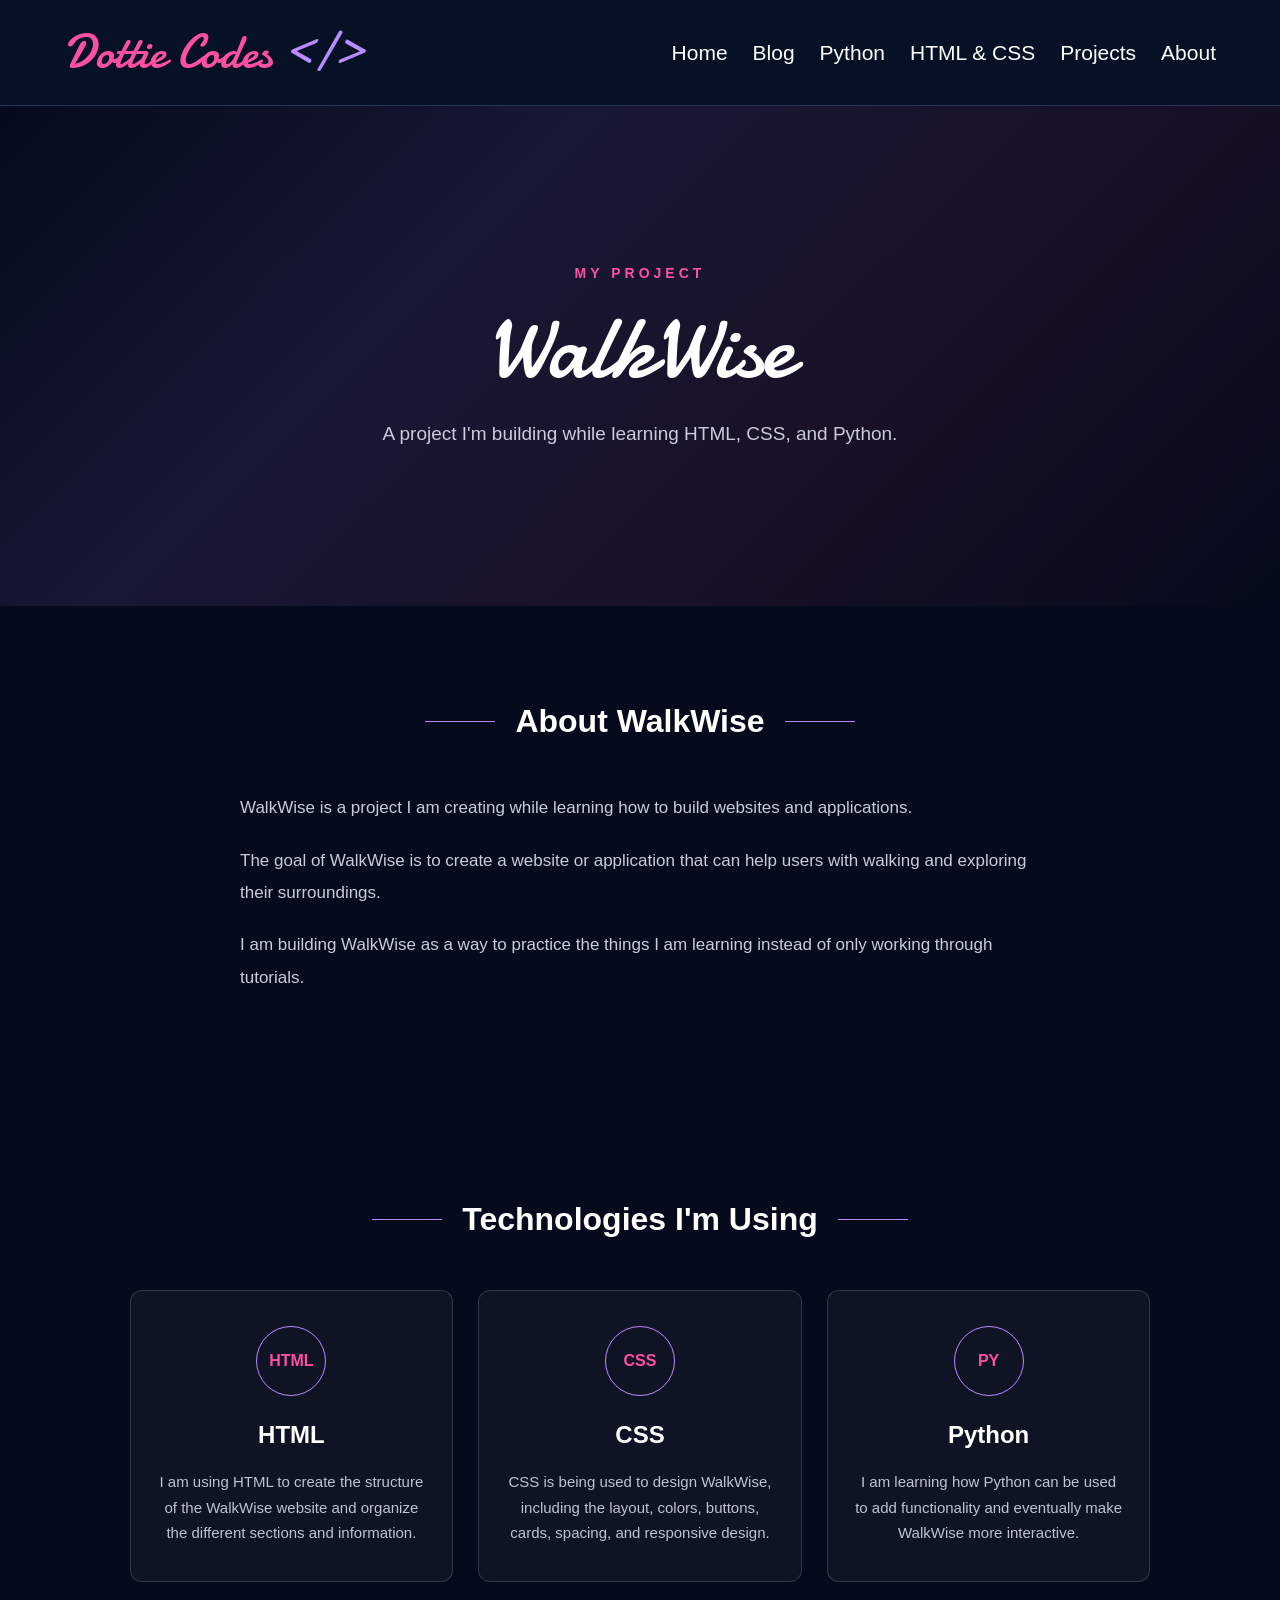
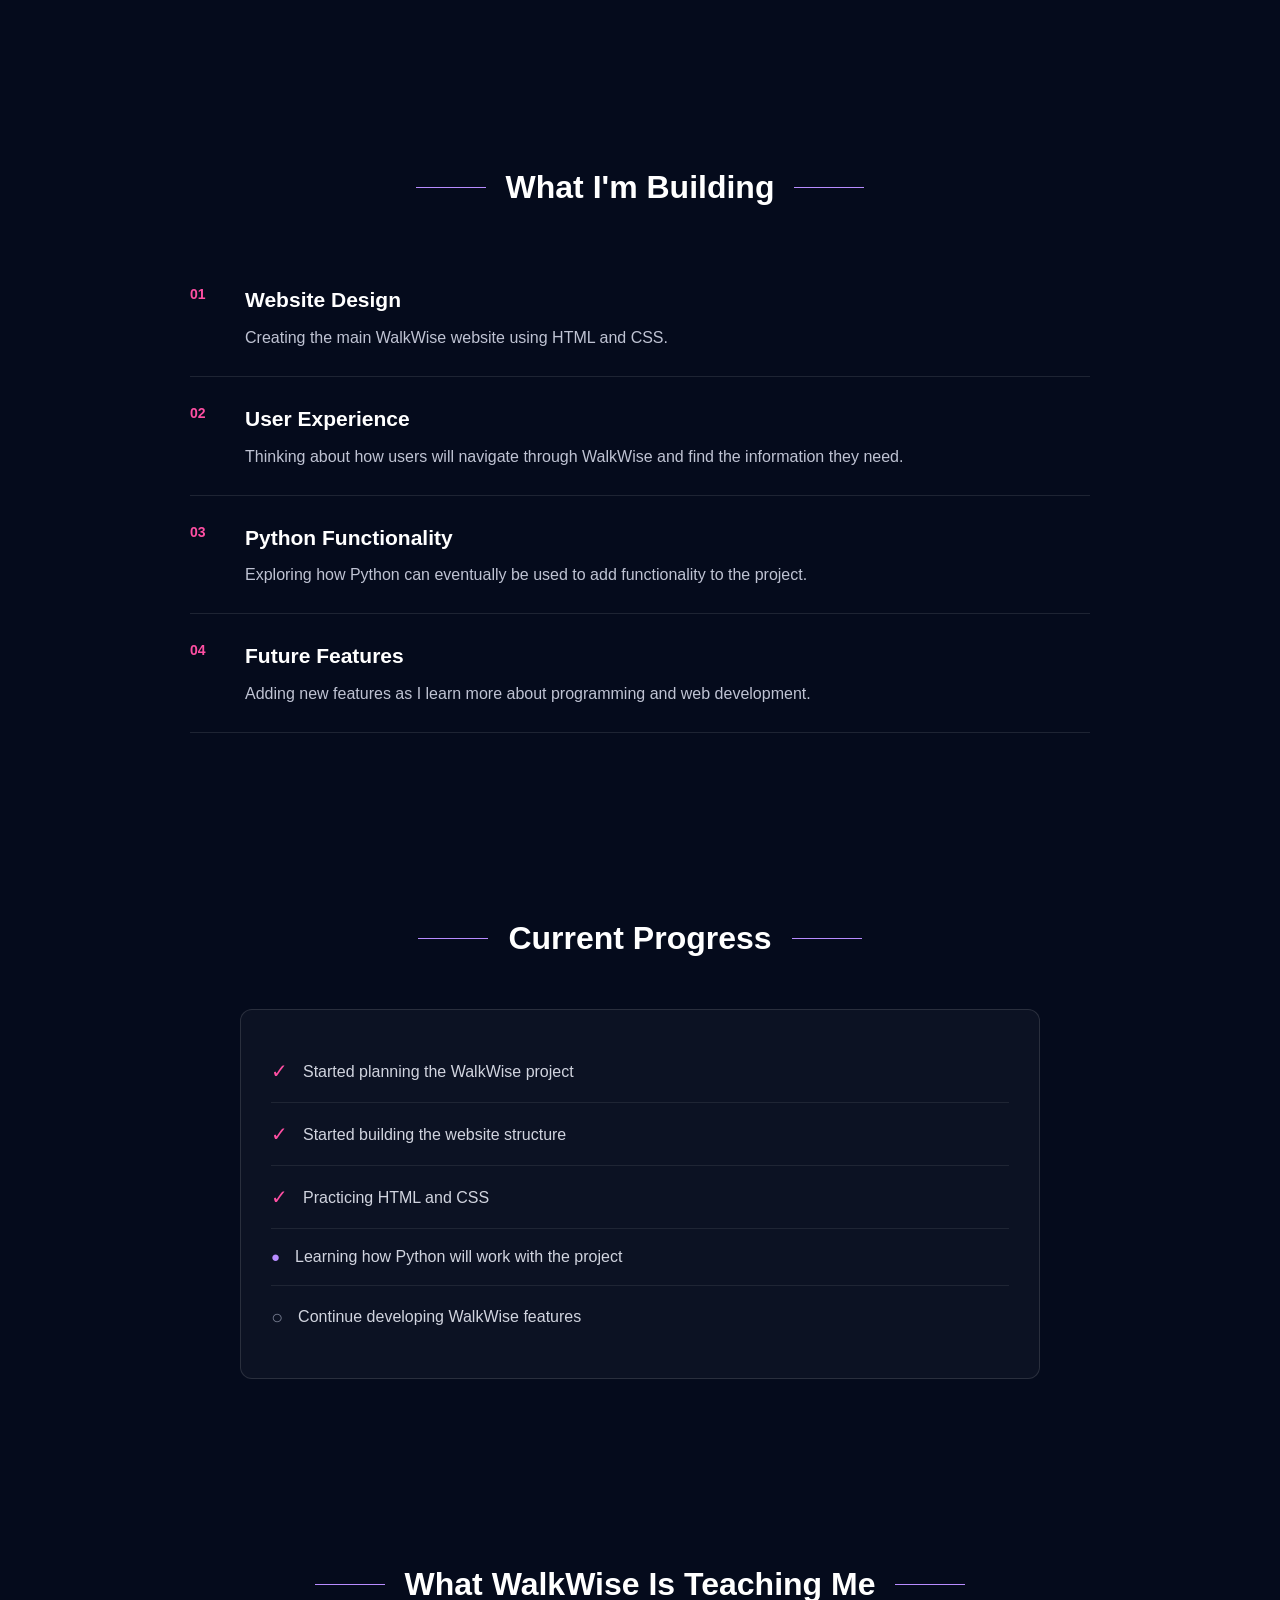
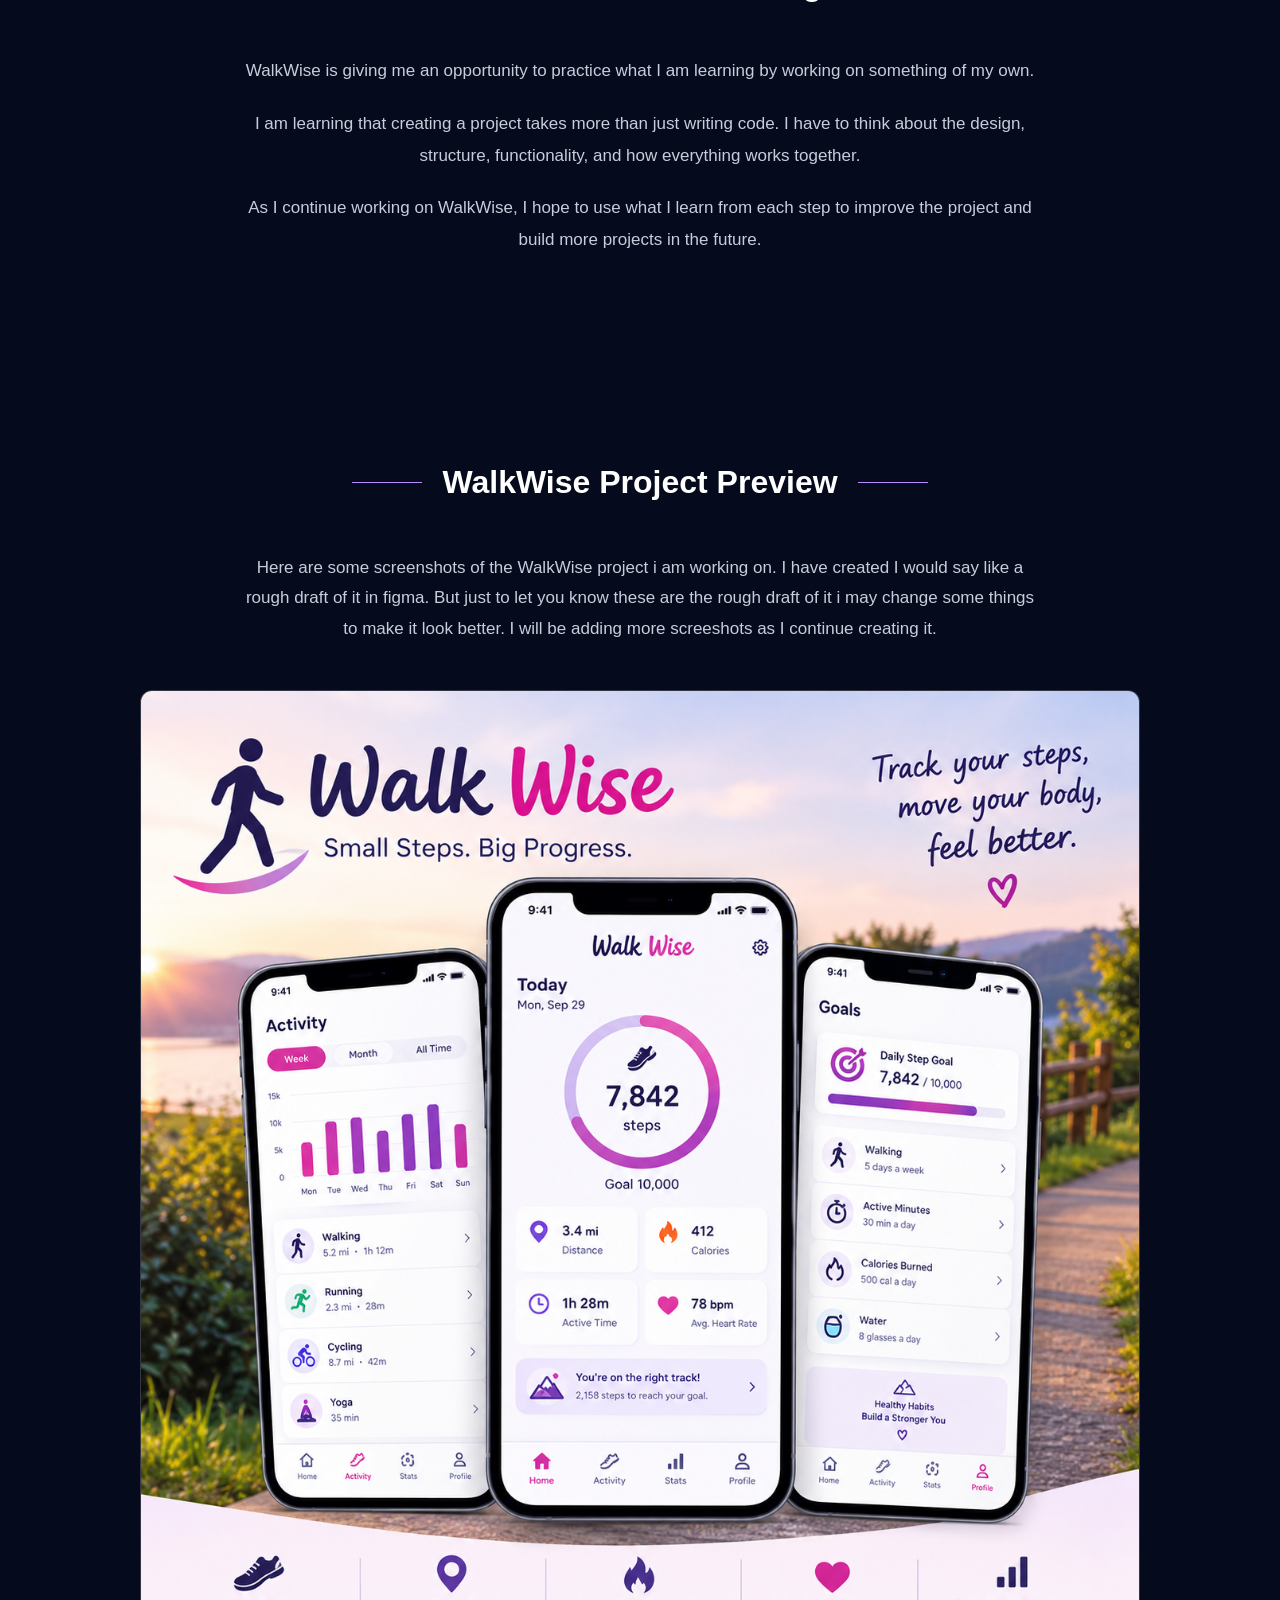
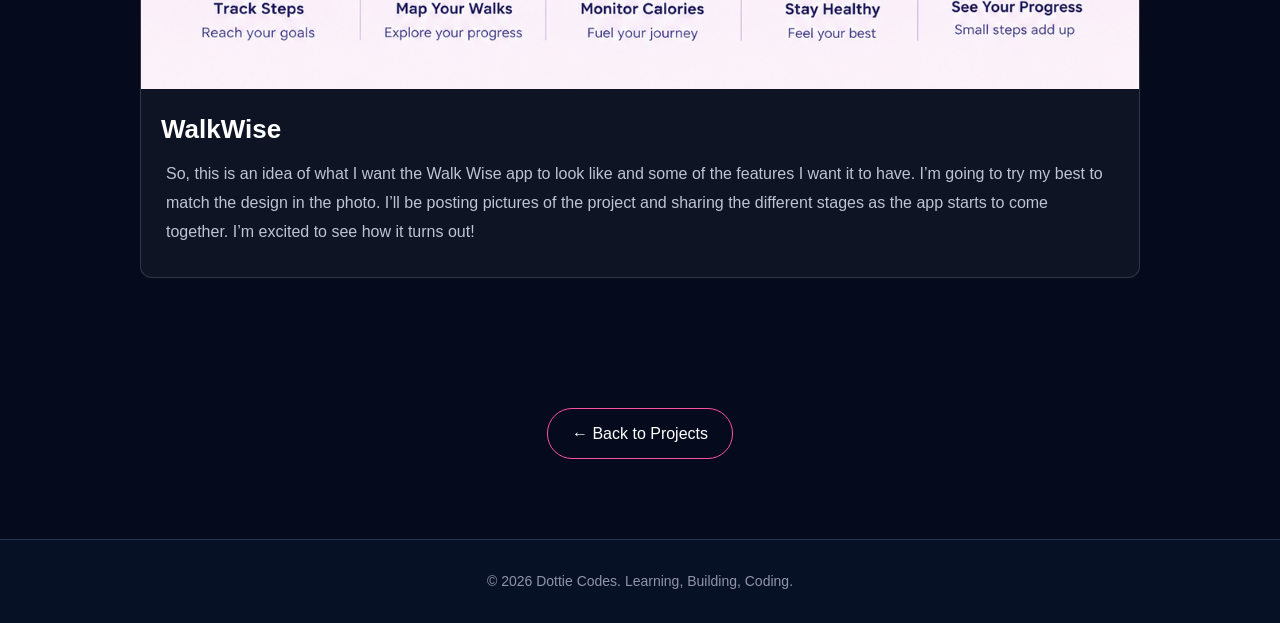
<file: coding-project.html>
<!doctype html>
<html lang="en">
  <head>
    <meta charset="UTF-8" />
    <meta name="viewport" content="width=device-width, initial-scale=1.0" />
    <title>Dottie Codes | Learning, Building, Coding</title>
    <link rel="preconnect" href="https://fonts.googleapis.com" />
    <link rel="preconnect" href="https://fonts.gstatic.com" crossorigin />
    <link
      href="https://fonts.googleapis.com/css2?family=Damion&display=swap"
      rel="stylesheet"
    />
    <link rel="stylesheet" href="style.css" />
  </head>
  <body>
    <!--------NAVIGATION-------->
    <header class="navbar">
      <a href="index.html" class="logo">Dottie Codes <span>&lt;/&gt;</span> </a>

      <nav>
        <a href="index.html">Home</a>
        <a href="blog.html">Blog</a>
        <a href="python.html">Python</a>
        <a href="web-development.html">HTML & CSS</a>
        <a href="projects.html">Projects</a>
        <a href="about.html">About</a>
      </nav>
    </header>

    <!-- ================= WALKWISE HERO ================= -->
    <main>
      <section class="project-hero">
        <div class="project-hero-content">
          <p class="project-label">MY PROJECT</p>
          <h1>WalkWise</h1>
          <p class="project-tagline">
            A project I'm building while learning HTML, CSS, and Python.
          </p>
        </div>
      </section>
      <!-- ================= ABOUT WALKWISE ================= -->
      <section class="project-section">
        <div class="project-section-title">
          <span></span>
          <h2>About WalkWise</h2>
          <span></span>
        </div>
        <div class="project-text">
          <p>
            WalkWise is a project I am creating while learning how to build
            websites and applications.
          </p>
          <p>
            The goal of WalkWise is to create a website or application that can
            help users with walking and exploring their surroundings.
          </p>
          <p>
            I am building WalkWise as a way to practice the things I am learning
            instead of only working through tutorials.
          </p>
        </div>
      </section>
      <!-- ================= TECHNOLOGIES ================= -->
      <section class="technology-section">
        <div class="project-section-title">
          <span></span>
          <h2>Technologies I'm Using</h2>
          <span></span>
        </div>
        <div class="technology-grid">
          <div class="technology-card">
            <div class="technology-icon">HTML</div>
            <h3>HTML</h3>
            <p>
              I am using HTML to create the structure of the WalkWise website
              and organize the different sections and information.
            </p>
          </div>
          <div class="technology-card">
            <div class="technology-icon">CSS</div>
            <h3>CSS</h3>
            <p>
              CSS is being used to design WalkWise, including the layout,
              colors, buttons, cards, spacing, and responsive design.
            </p>
          </div>
          <div class="technology-card">
            <div class="technology-icon">PY</div>
            <h3>Python</h3>
            <p>
              I am learning how Python can be used to add functionality and
              eventually make WalkWise more interactive.
            </p>
          </div>
        </div>
      </section>
      <!-- ================= WHAT I'M BUILDING ================= -->
      <section class="project-section">
        <div class="project-section-title">
          <span></span>
          <h2>What I'm Building</h2>
          <span></span>
        </div>
        <div class="project-features">
          <div class="feature">
            <span>01</span>
            <div>
              <h3>Website Design</h3>
              <p>Creating the main WalkWise website using HTML and CSS.</p>
            </div>
          </div>
          <div class="feature">
            <span>02</span>
            <div>
              <h3>User Experience</h3>
              <p>
                Thinking about how users will navigate through WalkWise and find
                the information they need.
              </p>
            </div>
          </div>
          <div class="feature">
            <span>03</span>
            <div>
              <h3>Python Functionality</h3>
              <p>
                Exploring how Python can eventually be used to add functionality
                to the project.
              </p>
            </div>
          </div>
          <div class="feature">
            <span>04</span>
            <div>
              <h3>Future Features</h3>
              <p>
                Adding new features as I learn more about programming and web
                development.
              </p>
            </div>
          </div>
        </div>
      </section>
      <!-- ================= CURRENT PROGRESS ================= -->
      <section class="progress-section">
        <div class="project-section-title">
          <span></span>
          <h2>Current Progress</h2>
          <span></span>
        </div>
        <div class="progress-box">
          <div class="progress-item">
            <span class="check">✓</span>
            <p>Started planning the WalkWise project</p>
          </div>
          <div class="progress-item">
            <span class="check">✓</span>
            <p>Started building the website structure</p>
          </div>
          <div class="progress-item">
            <span class="check">✓</span>
            <p>Practicing HTML and CSS</p>
          </div>
          <div class="progress-item">
            <span class="working">●</span>
            <p>Learning how Python will work with the project</p>
          </div>
          <div class="progress-item">
            <span class="future">○</span>
            <p>Continue developing WalkWise features</p>
          </div>
        </div>
      </section>
      <!-- ================= WHAT I'M LEARNING ================= -->
      <section class="learning-from-project">
        <div class="project-section-title">
          <span></span>
          <h2>What WalkWise Is Teaching Me</h2>
          <span></span>
        </div>
        <div class="project-text">
          <p>
            WalkWise is giving me an opportunity to practice what I am learning
            by working on something of my own.
          </p>
          <p>
            I am learning that creating a project takes more than just writing
            code. I have to think about the design, structure, functionality,
            and how everything works together.
          </p>
          <p>
            As I continue working on WalkWise, I hope to use what I learn from
            each step to improve the project and build more projects in the
            future.
          </p>
        </div>
      </section>

      <!--PROJECT PREVIEW---->
      <section class="project-preview">
        <div class="project-section-title">
          <span></span>
          <h2>WalkWise Project Preview</h2>
          <span></span>
        </div>
        <p class="preview-description">
          Here are some screenshots of the WalkWise project i am working on. I
          have created I would say like a rough draft of it in figma. But just
          to let you know these are the rough draft of it i may change some
          things to make it look better. I will be adding more screeshots as I
          continue creating it.
        </p>

        <div class="walkwise-images">
          <!-- IMAGE 1 -->
          <div class="walkwise-image-card">
            <img
              src="images/WalkWise.png"
              alt="WalkWise homepage"/>

            <h3>WalkWise</h3>

            <p>So, this is an idea of what I want the Walk Wise app to look like and some of the features I want it to have. I’m going to try my best to match the design in the photo. I’ll be posting pictures of the project and sharing the different stages as the app starts to come together. I’m excited to see how it turns out! </p>
          </div>

        </section>
      

      <!-- ================= BACK TO PROJECTS ================= -->
      <section class="project-back">
        <a href="projects.html"> &larr; Back to Projects </a>
      </section>
    </main>
    <!-- ================= FOOTER ================= -->
    <footer class="footer">
      <p>&copy; 2026 Dottie Codes. Learning, Building, Coding.</p>
    </footer>

   
  </body>
</html>
</file>
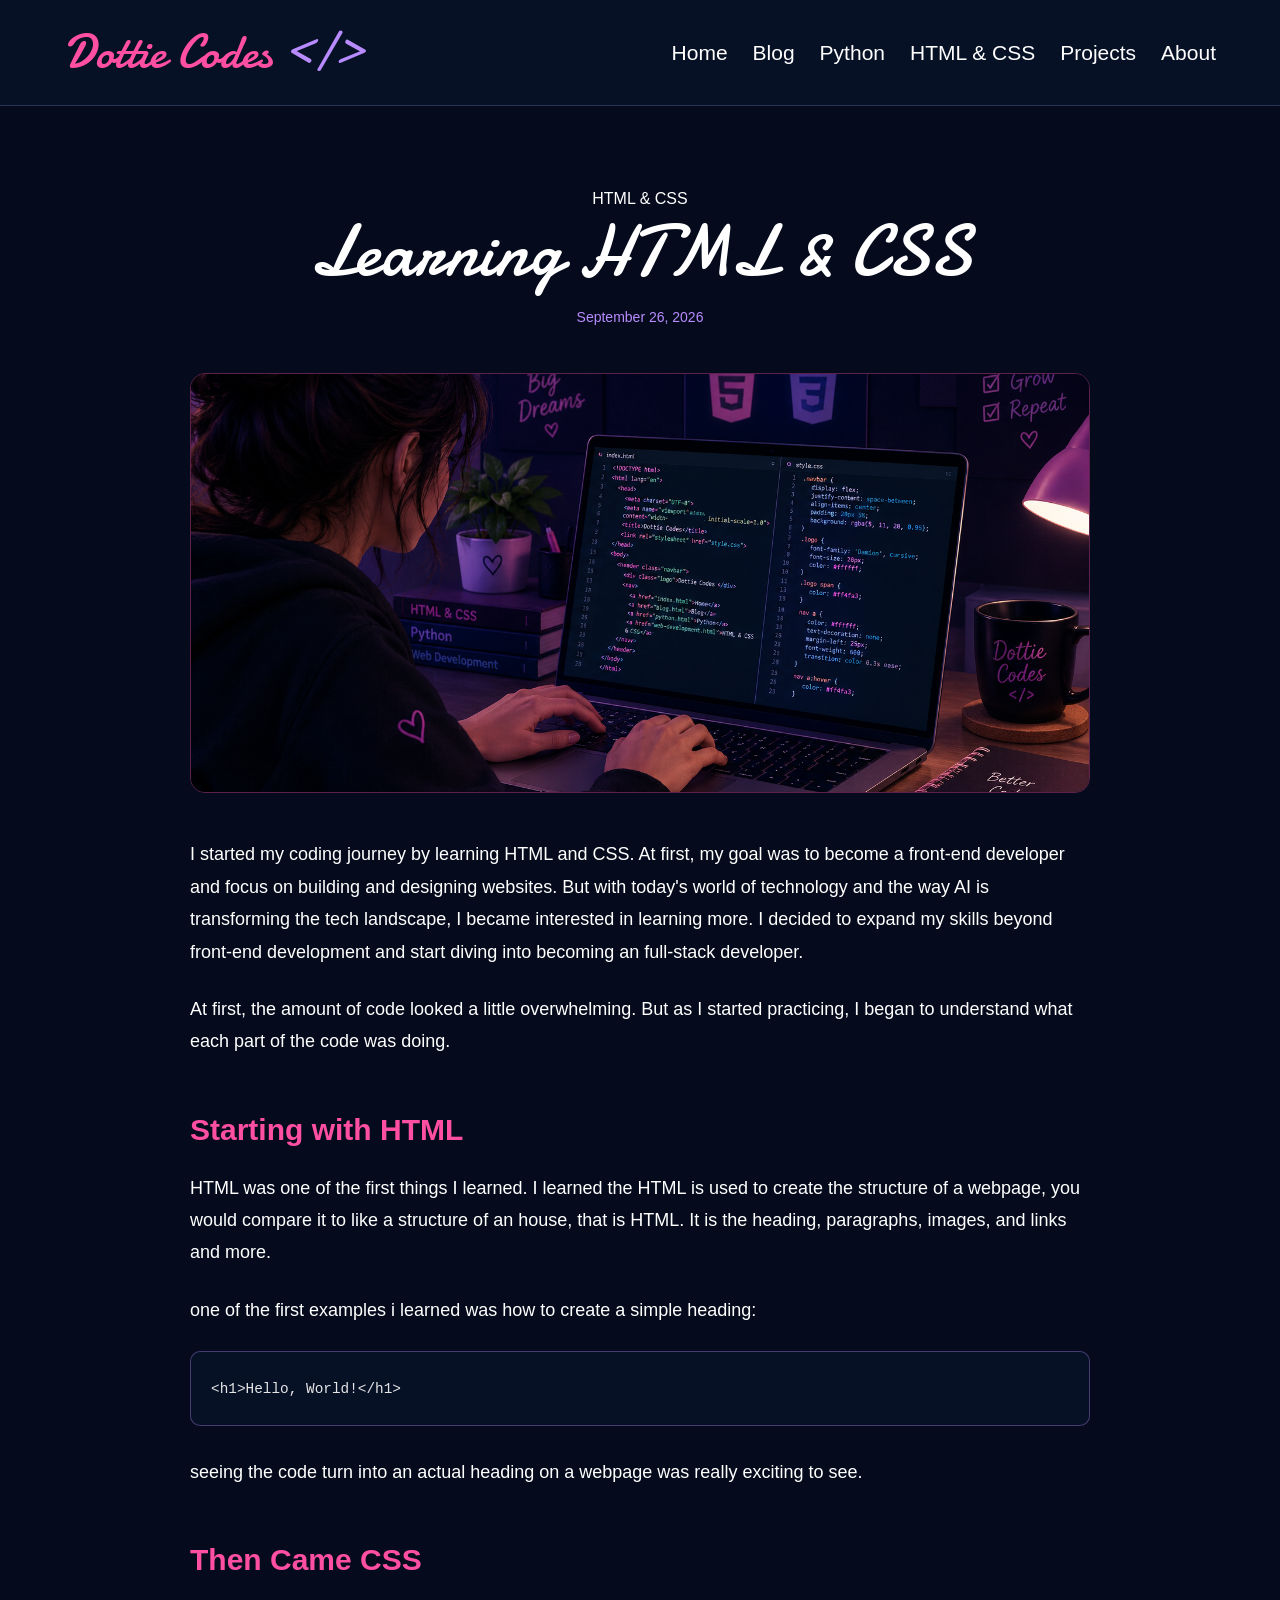
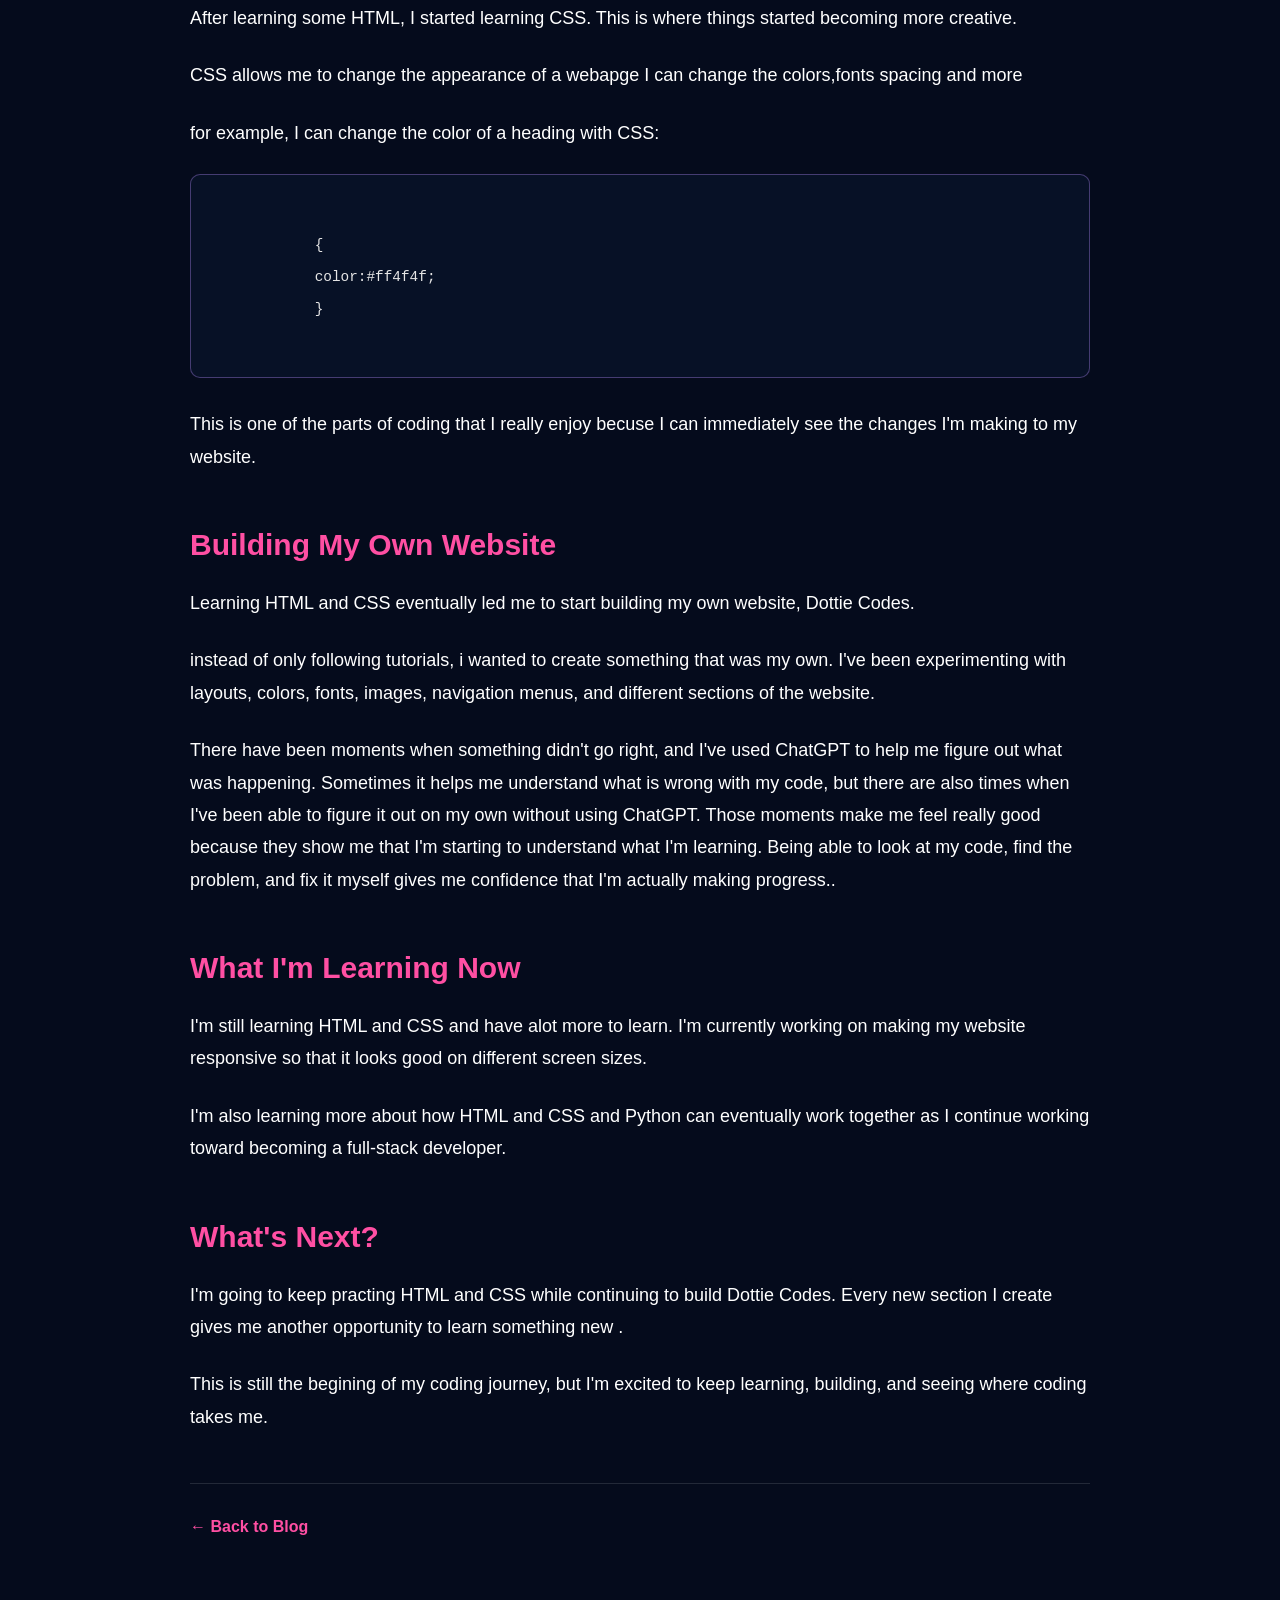
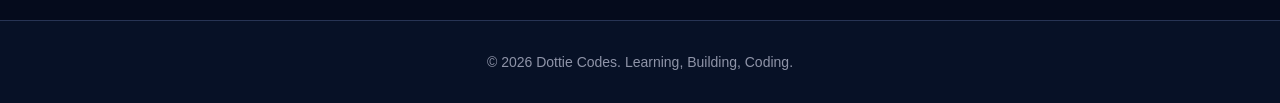
<file: learning-html-css.html>
<!doctype html>
<html lang="en">
  <head>
    <meta charset="UTF-8" />
    <meta name="viewport" content="width=device-width, initial-scale=1.0" />
    <title>Dottie Codes | Learning, Building, Coding</title>
    <link rel="preconnect" href="https://fonts.googleapis.com" />
    <link rel="preconnect" href="https://fonts.gstatic.com" crossorigin />
    <link
      href="https://fonts.googleapis.com/css2?family=Damion&display=swap"
      rel="stylesheet"
    />
    <link rel="stylesheet" href="style.css" />
  </head>
  <body>
    <header class="navbar">
      <a href="index.html" class="logo">Dottie Codes <span>&lt;/&gt;</span> </a>

      <nav>
        <a href="index.html">Home</a>
        <a href="blog.html">Blog</a>
        <a href="python.html">Python</a>
        <a href="web-development.html">HTML & CSS</a>
        <a href="projects.html">Projects</a>
        <a href="about.html">About</a>
      </nav>
    </header>

    <!---ARTICLE---->
    <main class="article-page">
      <article class="blog-article">
        <!---ARTICLE HEADER--->
        <div class="article-header">
          <span class="blog-categoty">HTML & CSS</span>
          <h1>Learning HTML & CSS</h1>
          <p class="article-date">September 26, 2026</p>
        </div>
        <!--ARTICLE IMAGE-->
        <div class="article-image">
          <img src="images/html-css-blog.png" alt="Learning HTML & CSS" />
        </div>
        <!---ARTICLE CONTENT--->
        <div class="article-content">
          <p>
            I started my coding journey by learning HTML and CSS. At first, my
            goal was to become a front-end developer and focus on building and
            designing websites. But with today's world of technology and the way
            AI is transforming the tech landscape, I became interested in
            learning more. I decided to expand my skills beyond front-end
            development and start diving into becoming an full-stack developer.
          </p>

          <p>
            At first, the amount of code looked a little overwhelming. But as I
            started practicing, I began to understand what each part of the code
            was doing.
          </p>

          <h2>Starting with HTML</h2>

          <p>
            HTML was one of the first things I learned. I learned the HTML is
            used to create the structure of a webpage, you would compare it to
            like a structure of an house, that is HTML. It is the heading,
            paragraphs, images, and links and more.
          </p>

          <p>
            one of the first examples i learned was how to create a simple
            heading:
          </p>

          <pre><code>&lt;h1&gtHello, World!&lt;/h1&gt;</code></pre>

          <p>
            seeing the code turn into an actual heading on a webpage was really
            exciting to see.
          </p>

          <h2>Then Came CSS</h2>

          <p>
            After learning some HTML, I started learning CSS. This is where
            things started becoming more creative.
          </p>

          <p>
            CSS allows me to change the appearance of a webapge I can change the
            colors,fonts spacing and more
          </p>

          <p>for example, I can change the color of a heading with CSS:</p>

          <pre><code>
            {
            color:#ff4f4f;
            }
        </code></pre>

          <p>
            This is one of the parts of coding that I really enjoy becuse I can
            immediately see the changes I'm making to my website.
          </p>

          <h2>Building My Own Website</h2>

          <p>
            Learning HTML and CSS eventually led me to start building my own
            website, Dottie Codes.
          </p>

          <p>
            instead of only following tutorials, i wanted to create something
            that was my own. I've been experimenting with layouts, colors,
            fonts, images, navigation menus, and different sections of the
            website.
          </p>

          <p>
            There have been moments when something didn't go right, and I've
            used ChatGPT to help me figure out what was happening. Sometimes it
            helps me understand what is wrong with my code, but there are also
            times when I've been able to figure it out on my own without using
            ChatGPT. Those moments make me feel really good because they show me
            that I'm starting to understand what I'm learning. Being able to
            look at my code, find the problem, and fix it myself gives me
            confidence that I'm actually making progress..
          </p>

          <h2>What I'm Learning Now</h2>

          <p>
            I'm still learning HTML and CSS and have alot more to learn. I'm
            currently working on making my website responsive so that it looks
            good on different screen sizes.
          </p>

          <p>
            I'm also learning more about how HTML and CSS and Python can
            eventually work together as I continue working toward becoming a
            full-stack developer.
          </p>

          <h2>What's Next?</h2>

          <p>
            I'm going to keep practing HTML and CSS while continuing to build
            Dottie Codes. Every new section I create gives me another
            opportunity to learn something new .
          </p>

          <p>
            This is still the begining of my coding journey, but I'm excited to
            keep learning, building, and seeing where coding takes me.
          </p>
        </div>

        <!--BACK TO BLOG-->
        <div class="article-footer">
          <a href="blog.html" class="back-to-blog"> ← Back to Blog </a>
        </div>
      </article>
    </main>
    <!---FOOTER--->
    <footer>
      <p>&copy; 2026 Dottie Codes. Learning, Building, Coding.</p>
    </footer>
  </body>
</html>
</file>
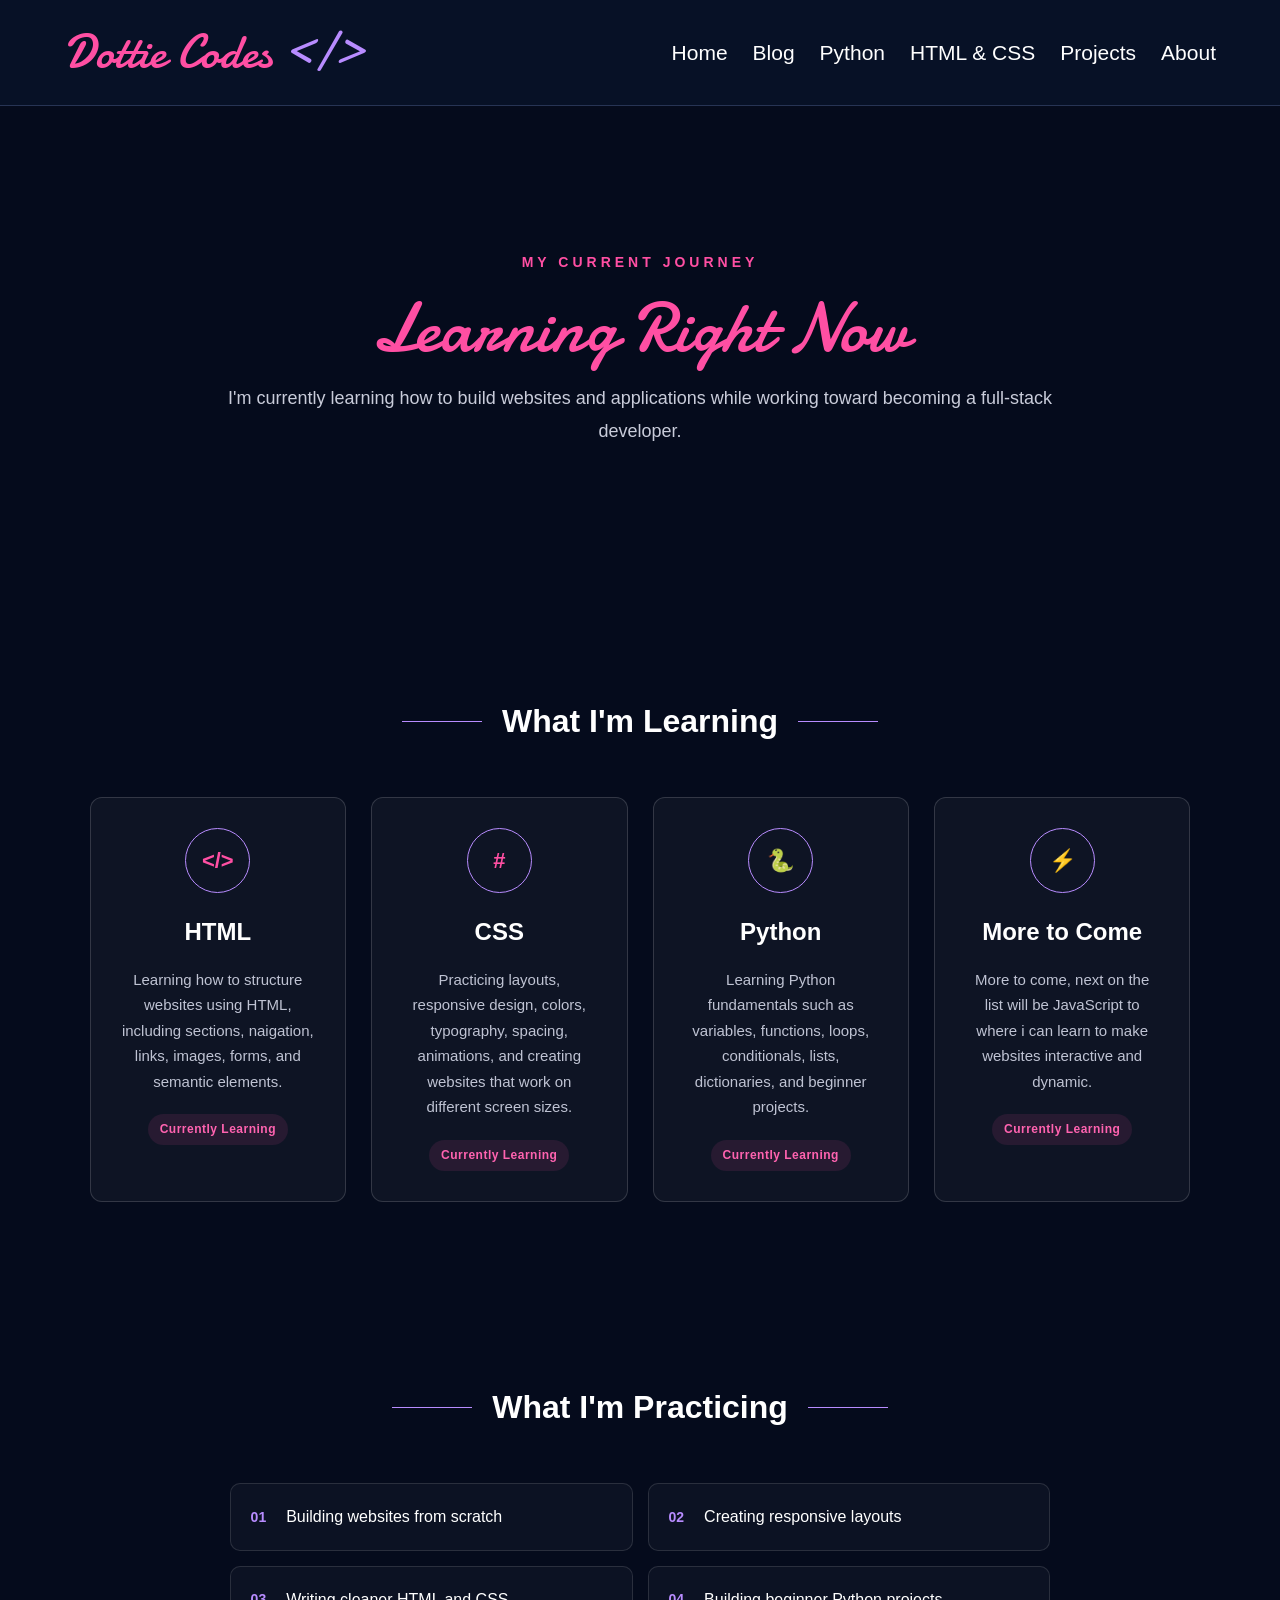
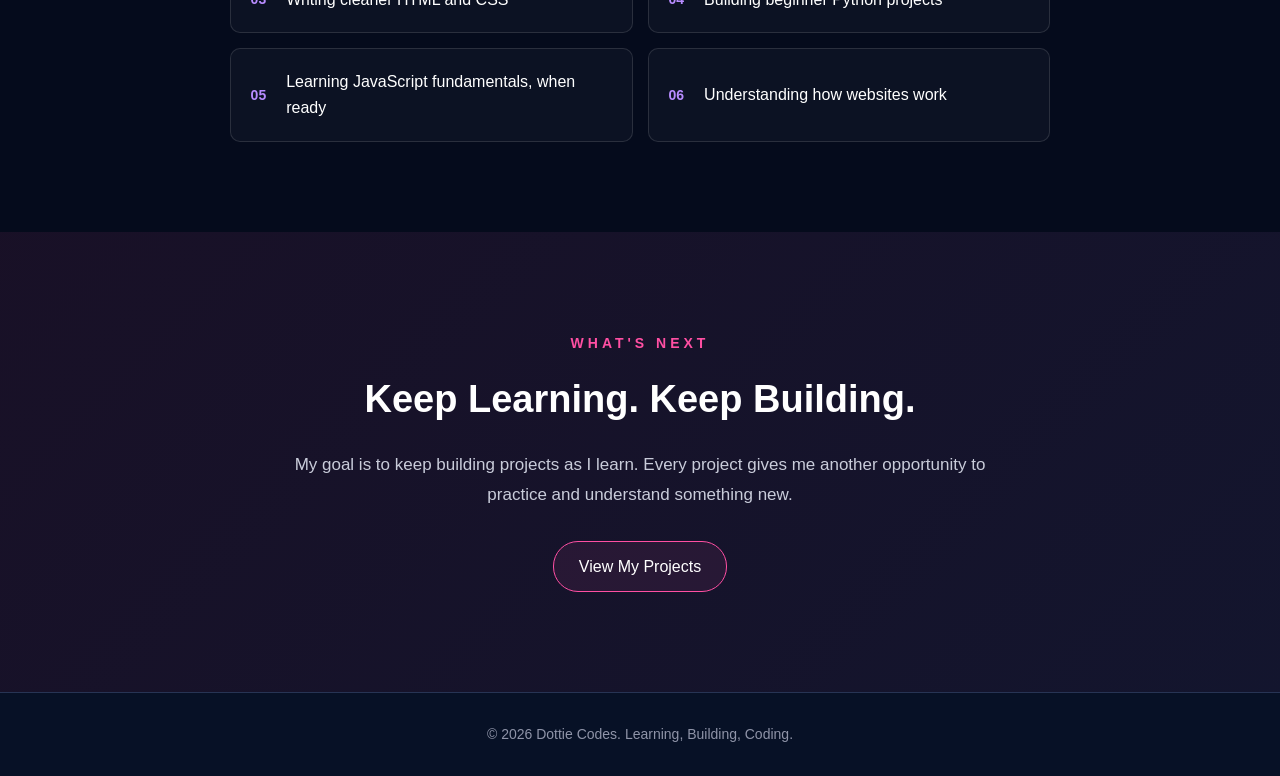
<file: learning-right-now.html>
<!doctype html>
<html lang="en">
  <head>
    <meta charset="UTF-8" />
    <meta name="viewport" content="width=device-width, initial-scale=1.0" />
    <title>Dottie Codes | Learning, Building, Coding</title>
    <link rel="preconnect" href="https://fonts.googleapis.com" />
    <link rel="preconnect" href="https://fonts.gstatic.com" crossorigin />
    <link
      href="https://fonts.googleapis.com/css2?family=Damion&display=swap"
      rel="stylesheet"
    />
    <link rel="stylesheet" href="style.css" />
  </head>
  <body>
    <!--------NAVIGATION-------->
    <header class="navbar">
      <a href="index.html" class="logo">Dottie Codes <span>&lt;/&gt;</span> </a>

      <nav>
        <a href="index.html">Home</a>
        <a href="blog.html">Blog</a>
        <a href="python.html">Python</a>
        <a href="web-development.html">HTML & CSS</a>
        <a href="projects.html">Projects</a>
        <a href="about.html">About</a>
      </nav>
    </header>

    <!--HERO-->

    <main>
      <section class="learning-hero">
        <div class="learning-hero-content">
          <p class="small-title">MY CURRENT JOURNEY</p>
          <h1>Learning Right Now</h1>
          <p>
            I'm currently learning how to build websites and applications while
            working toward becoming a full-stack developer.
          </p>
        </div>
      </section>

      <!--CURRENTLY LEARNING-->

      <section class="currently-learning">
        <div class="section-title">
          <span></span>
          <h2>What I'm Learning</h2>
          <span></span>
        </div>
        <div class="learning-right-now-grid">
          <!--HTML-->
          <article class="learning-now-card">
            <div class="learning-icon">&lt;/&gt;</div>
            <h3>HTML</h3>

            <p>
              Learning how to structure websites using HTML, including sections,
              naigation, links, images, forms, and semantic elements.
            </p>

            <span class="learning-status">Currently Learning</span>
          </article>

          <!--CSS-->
            <article class="learning-now-card">
                <div class="learning-icon">#</div>
                <h3>CSS</h3>
    
                <p>
                Practicing layouts, responsive design, colors,
                typography, spacing, animations, and creating
                websites that work on different screen sizes.
                </p>
    
                <span class="learning-status">Currently Learning</span>
                </article>

                <!--PYTHON-->

                <article class="learning-now-card">
                    <div class="learning-icon">🐍</div>
                    <h3>Python</h3>
                    <p>
                        Learning Python fundamentals such as variables, functions, loops, conditionals, lists, dictionaries, and beginner projects.
                    </p>
                    <span class="learning-status">Currently Learning</span>
                </article>

                <!--JAVASCRIPT--> <!--MORE TO COME-->

                <article class="learning-now-card">
                    <div class="learning-icon">⚡</div>
                    <h3>More to Come</h3>
                    <p>
                        More to come, next on the list will be JavaScript to where i can learn to make websites interactive and dynamic. 
                    </p>
                    <span class="learning-status">Currently Learning</span>
        </div>
      </section>
      <!-- ================= PRACTICING ================= -->

        <section class="practice-section">

            <div class="section-title">

                <span></span>

                <h2>What I'm Practicing</h2>

                <span></span>

            </div>


            <div class="practice-list">

                <div class="practice-item">
                    <span>01</span>
                    <p>Building websites from scratch</p>
                </div>

                <div class="practice-item">
                    <span>02</span>
                    <p>Creating responsive layouts</p>
                </div>

                <div class="practice-item">
                    <span>03</span>
                    <p>Writing cleaner HTML and CSS</p>
                </div>

                <div class="practice-item">
                    <span>04</span>
                    <p>Building beginner Python projects</p>
                </div>

                <div class="practice-item">
                    <span>05</span>
                    <p>Learning JavaScript fundamentals, when ready </p>
                </div>

                <div class="practice-item">
                    <span>06</span>
                    <p>Understanding how websites work</p>
                </div>

            </div>

        </section>


        <!-- ================= NEXT ================= -->

        <section class="next-section">

            <div class="next-content">

                <p class="small-title">WHAT'S NEXT</p>

                <h2>Keep Learning. Keep Building.</h2>

                <p>
                    My goal is to keep building projects as I learn.
                    Every project gives me another opportunity to practice
                    and understand something new.
                </p>

                <a href="projects.html" class="learning-button">
                    View My Projects
                </a>

            </div>

        </section>

    </main>


    <!-- ================= FOOTER ================= -->

    <footer class="footer">

        <p>
            &copy; 2026 Dottie Codes. Learning, Building, Coding.
        </p>

    </footer>

    </main>
  </body>
</html>
</file>
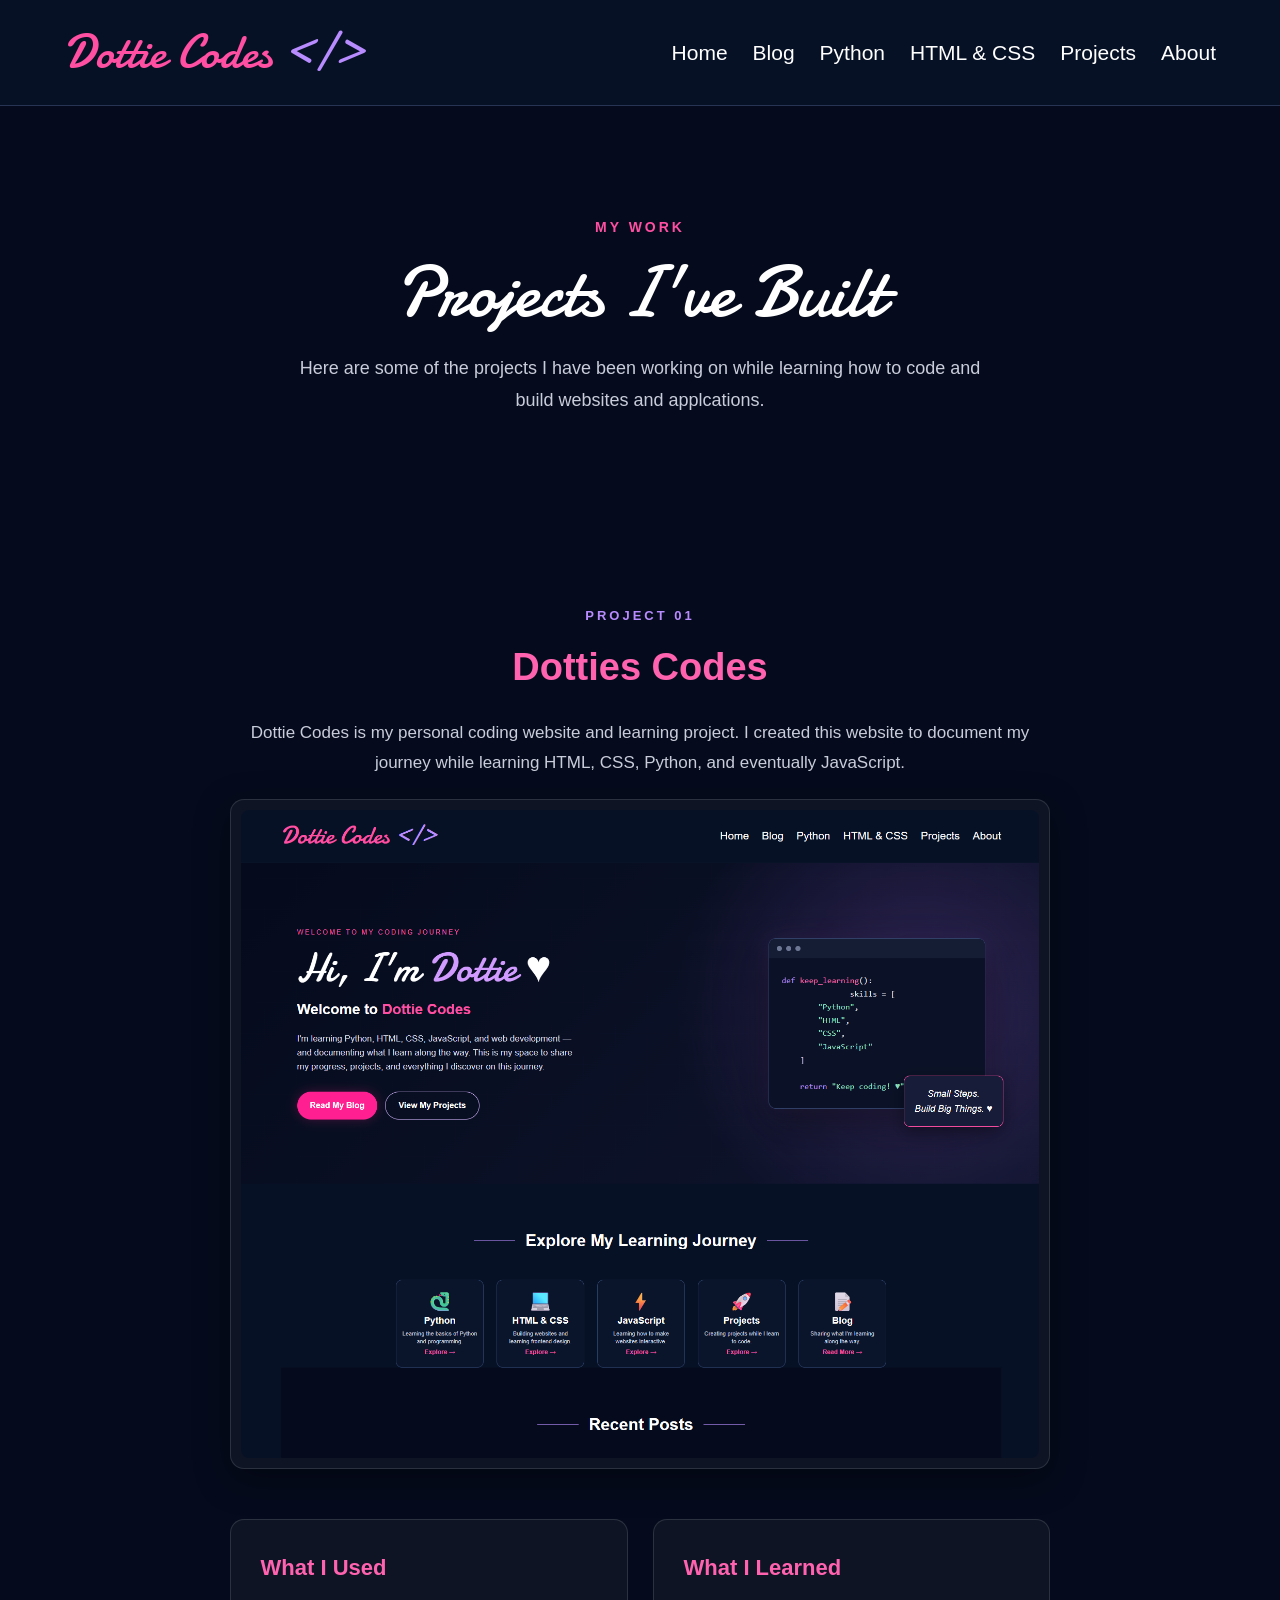
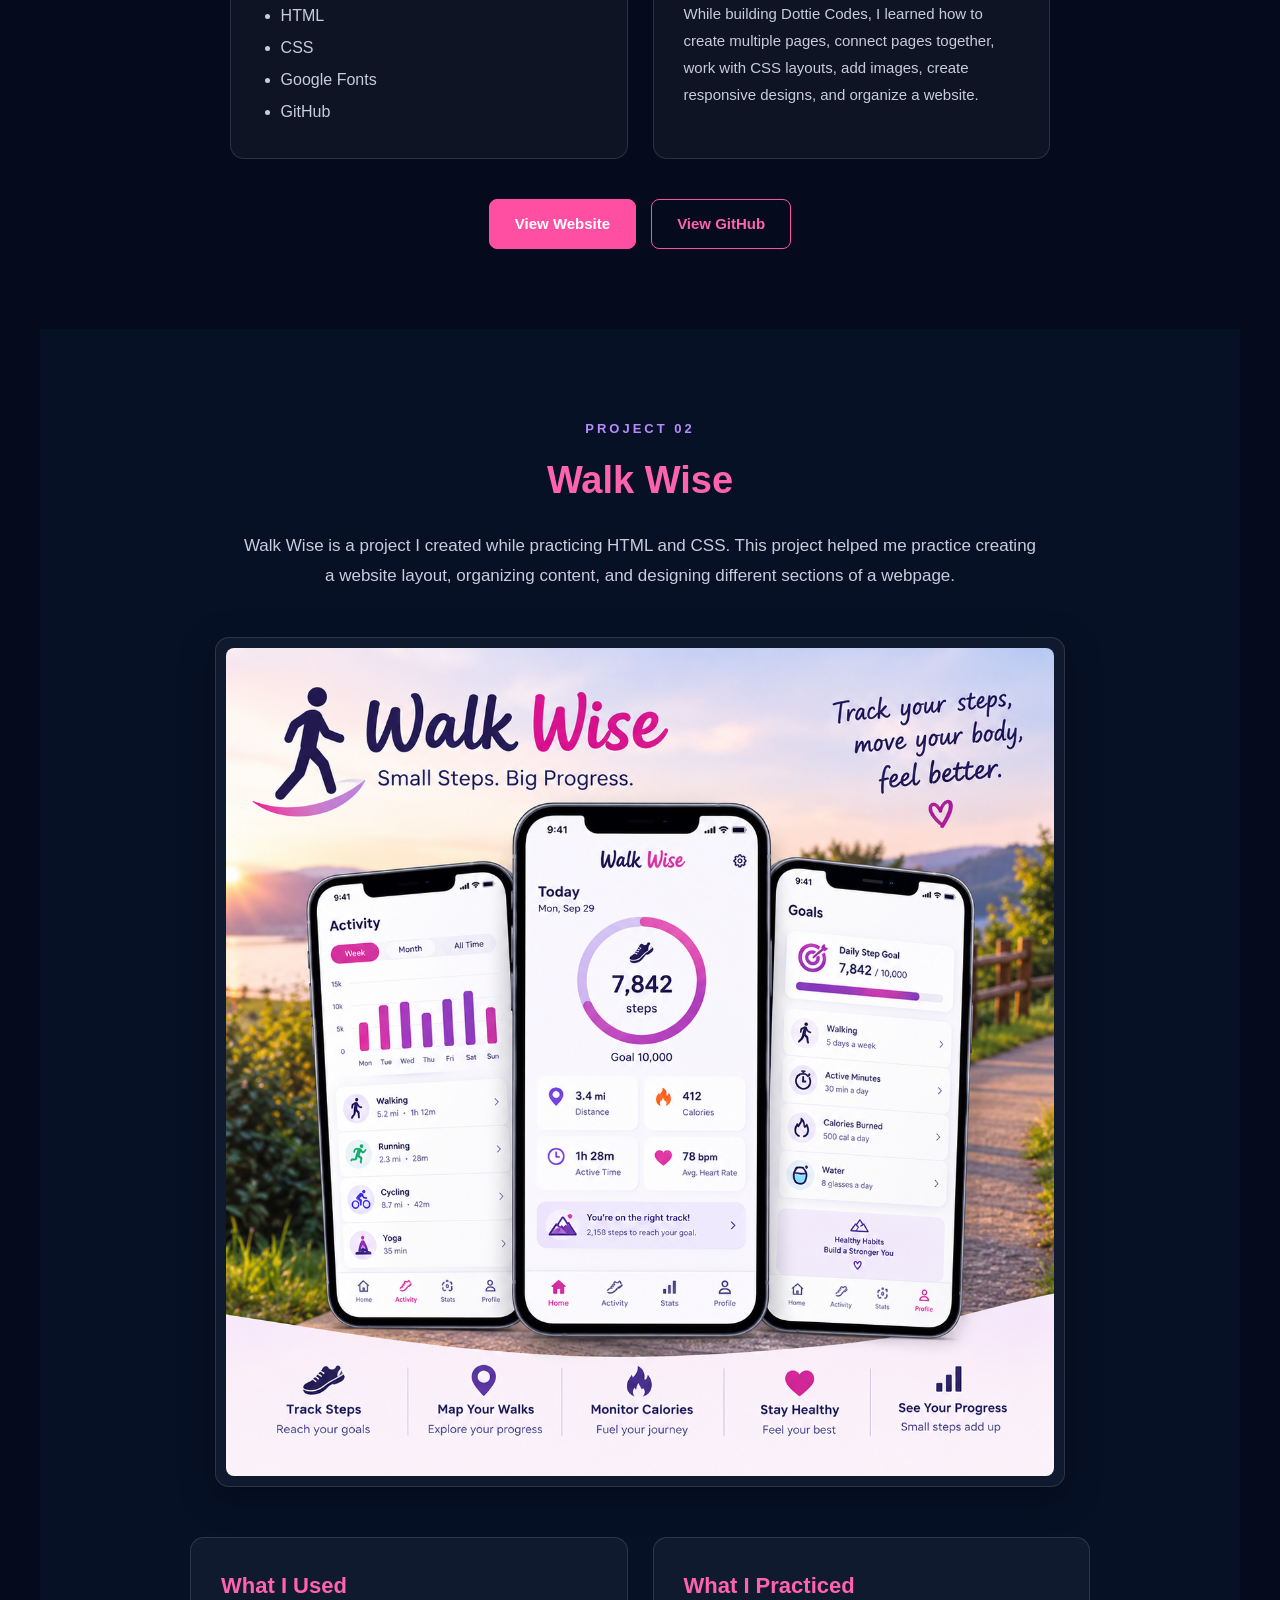
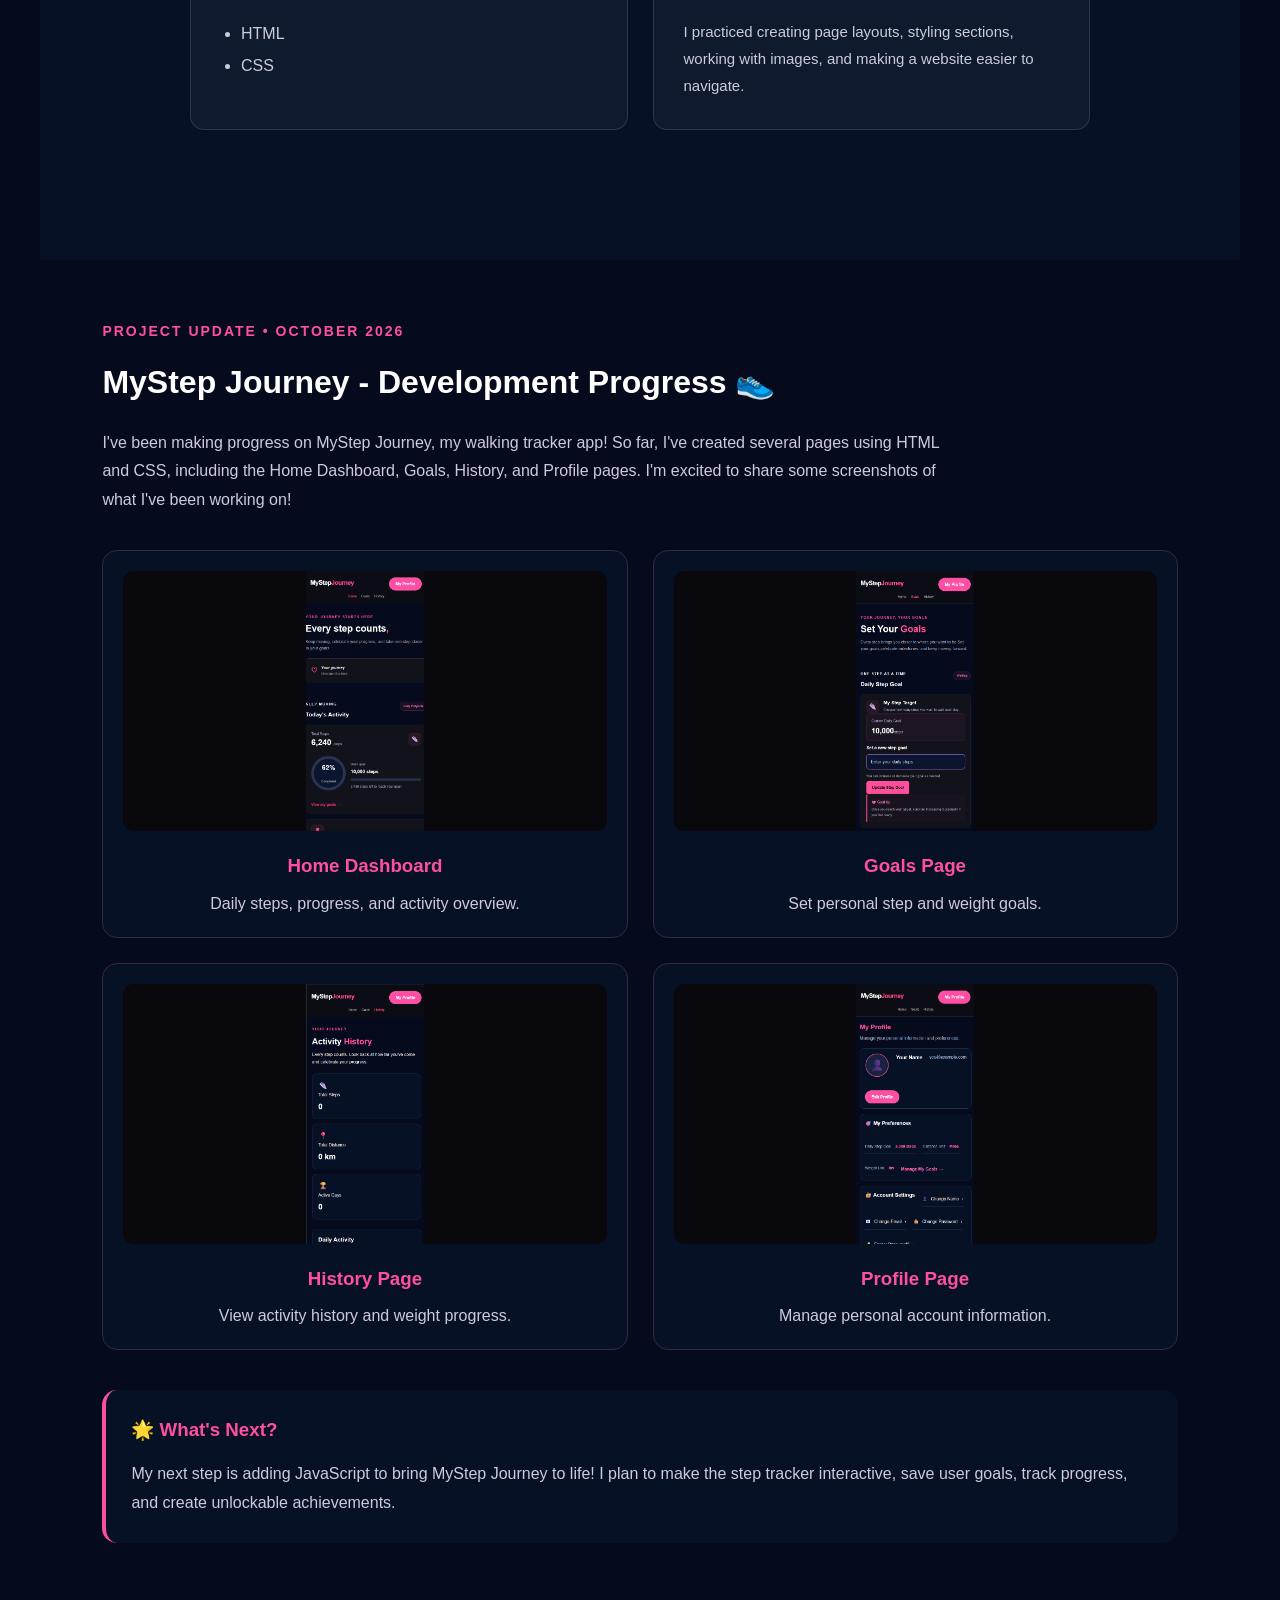
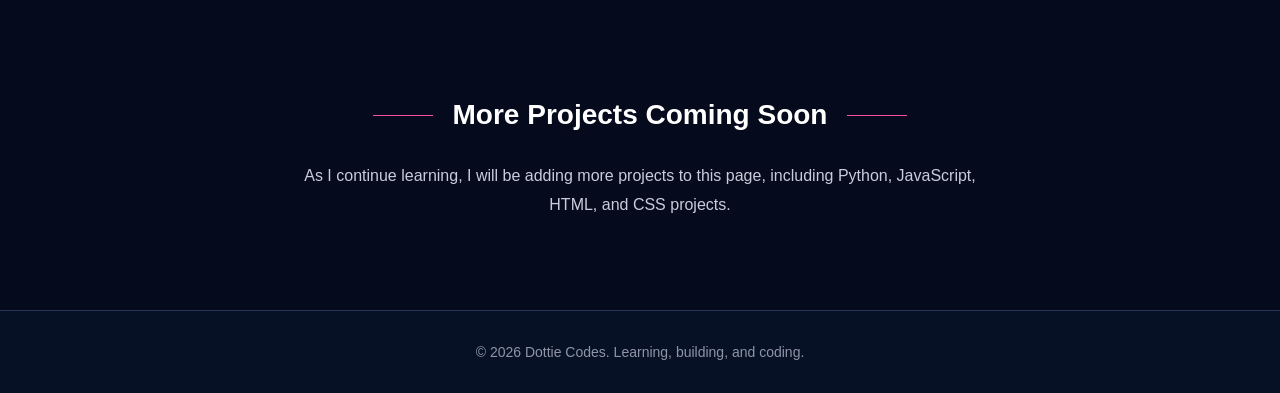
<file: projects.html>
<!DOCTYPE html>
<html lang="en">
<head>
    <meta charset="UTF-8">
    <meta name="viewport" content="width=device-width, initial-scale=1.0">
       <link rel="preconnect" href="https://fonts.googleapis.com">
<link rel="preconnect" href="https://fonts.gstatic.com" crossorigin>
<link href="https://fonts.googleapis.com/css2?family=Damion&display=swap" rel="stylesheet">
    <link rel="stylesheet" href="style.css" />
  </head>
  <body>
    <!--------NAVIGATION-------->
    <header class="navbar">
      <a href="index.html" class="logo">Dottie Codes <span>&lt;/&gt;</span> </a>

      <nav>
        <a href="index.html">Home</a>
        <a href="blog.html">Blog</a>
        <a href="python.html">Python</a>
        <a href="web-development.html">HTML & CSS</a>
        <a href="projects.html">Projects</a>
        <a href="about.html">About</a>
      </nav>
    </header>


    <!---PROJECT HERO-->
    <section class="projects-hero">
      <div class="projects-hero-content">
        <span class="section-label">MY WORK</span>
        <h1>Projects I've Built</h1>
        <p>Here are some of the projects I have been working on while learning how to code and build websites and applcations.</p>
      </div>
    </section>


    <!--DOTTIE CODES PROJECTS-->
    <section class="projects-section">
      <div class="project-content">
        <span class="project-number">PROJECT 01</span>
        <h2>Dotties Codes</h2>
        <p class="project-description"> Dottie Codes is my personal coding website and learning project. I created this website to document my journey while learning HTML, CSS, Python, and eventually JavaScript.</p>

        <!--PROJECT SCREENSHOT-->
        <div class="project-image">
          <img src="images/project-image.png" alt="Screenshot of the Dottie Code Homepage">
        </div>

        <!-- PROJECT DETAILS --> 
         <div class="project-details"> 
          <div class="project-detail-card"> 
            <h3>What I Used</h3> 
            <ul> <li>HTML</li> 
              <li>CSS</li> 
              <li>Google Fonts</li> 
              <li>GitHub</li>
             </ul>
             </div>
              <div class="project-detail-card">
                 <h3>What I Learned</h3> 
                 <p> While building Dottie Codes, I learned how to create multiple pages, connect pages together, work with CSS layouts, add images, create responsive designs, and organize a website. </p>
                 </div> 
                </div>

                <!-- PROJECT BUTTONS --> 
                 <div class="project-buttons">
                   <a href="index.html" class="project-button"> View Website </a>
                    <a href="https://github.com/Dottie27" target="_blank" rel="noopener noreferrer" class="project-button secondary" > View GitHub </a> 
                  </div> 
              

        </div>
      </div>
    </section>

    <!-- ================= WALK WISE PROJECT ================= --> 
     <section class="project-section alternate"> 
      <div class="project-content">
         <span class="project-number"> PROJECT 02 </span> 
         <h2> Walk Wise </h2> 
         <p class="project-description"> Walk Wise is a project I created while practicing HTML and CSS. This project helped me practice creating a website layout, organizing content, and designing different sections of a webpage. </p>
          <div class="project-image">
             <img src="images/WalkWise.png" alt="Screenshot of the Walk Wise project" > </div> 
             <div class="project-details">
               <div class="project-detail-card"> 
                <h3>What I Used</h3>
                 <ul> 
                  <li>HTML</li>
                   <li>CSS</li> 
                  </ul>
                   </div> 
                   <div class="project-detail-card">
                     <h3>What I Practiced</h3>
                      <p> I practiced creating page layouts, styling sections, working with images, and making a website easier to navigate. </p>
                     </div> 
                    </div> 
                  </div> 
                </section>

                <!-- MyStep Journey Progress Update -->
<section class="project-update">

  <p class="update-label">PROJECT UPDATE • OCTOBER 2026</p>

  <h2>MyStep Journey - Development Progress 👟</h2>

  <p class="update-description">
    I've been making progress on MyStep Journey,
    my walking tracker app!

    So far, I've created several pages using HTML and CSS,
    including the Home Dashboard, Goals, History,
    and Profile pages.

    I'm excited to share some screenshots of what
    I've been working on!
  </p>

  <!-- Screenshot Gallery -->
  <div class="project-screenshots">

    <div class="screenshot-card">
      <img src="images/home-dashboard.png"
           alt="MyStep Journey Home Dashboard">
      <h3>Home Dashboard</h3>
      <p>Daily steps, progress, and activity overview.</p>
    </div>

    <div class="screenshot-card">
      <img src="images/goal-page.png"
           alt="MyStep Journey Goals Page">
      <h3>Goals Page</h3>
      <p>Set personal step and weight goals.</p>
    </div>

    <div class="screenshot-card">
      <img src="images/history-page.png"
           alt="MyStep Journey History Page">
      <h3>History Page</h3>
      <p>View activity history and weight progress.</p>
    </div>

    <div class="screenshot-card">
      <img src="images/profile-page.png"
           alt="MyStep Journey Profile Page">
      <h3>Profile Page</h3>
      <p>Manage personal account information.</p>
    </div>

  </div>

  <!-- Next Steps -->
  <div class="project-next">
    <h3>🌟 What's Next?</h3>
    <p>
      My next step is adding JavaScript to bring
      MyStep Journey to life!

      I plan to make the step tracker interactive,
      save user goals, track progress, and create
      unlockable achievements.
    </p>
  </div>

</section>

                <!-- ================= FUTURE PROJECTS ================= --> 
                 <section class="future-projects">
                   <div class="section-title"> 
                    <span></span> 
                    <h2>More Projects Coming Soon</h2>
                     <span></span> 
                    </div>
                     <p> As I continue learning, I will be adding more projects to this page, including Python, JavaScript, HTML, and CSS projects. </p>
                     </section>

                     <!-- ================= FOOTER ================= --> 
                      <footer>
                         <p> &copy; 2026 Dottie Codes. Learning, building, and coding. </p> 
                        </footer>
    
</body>
</html>
</file>
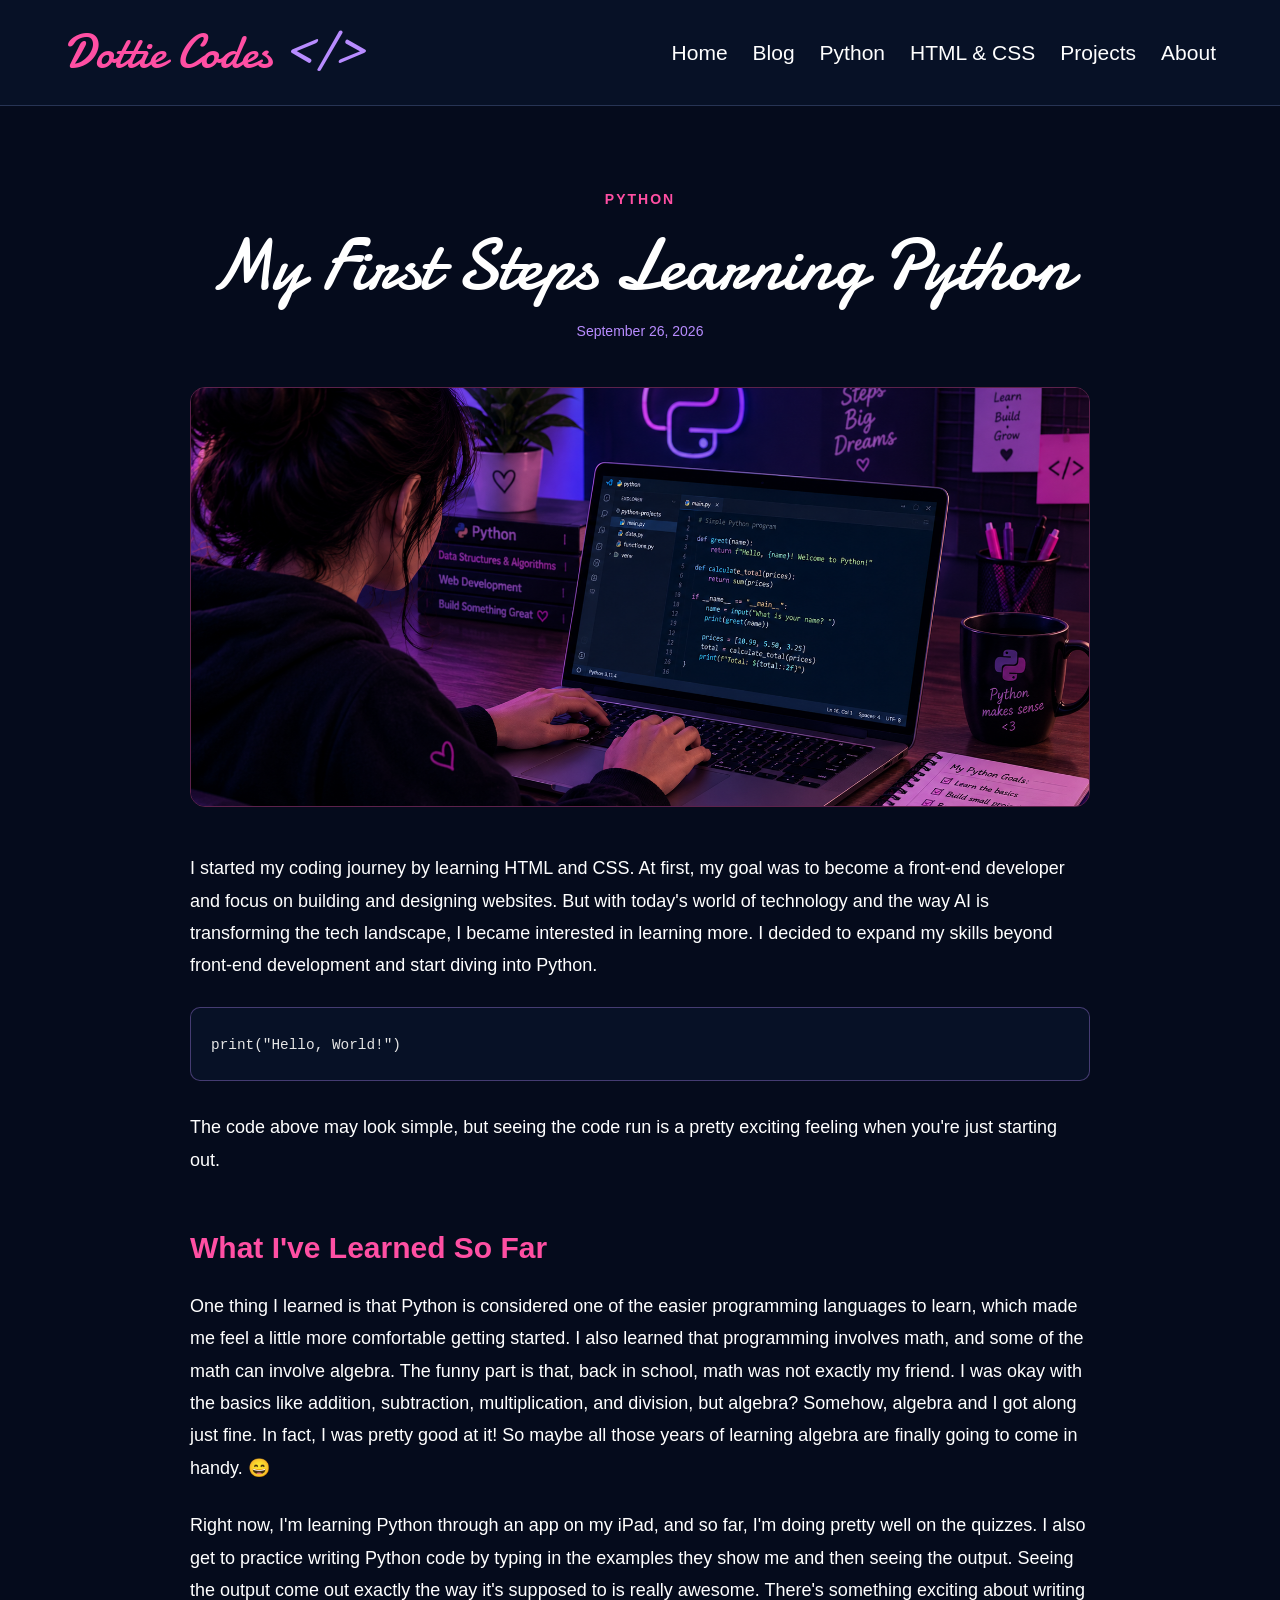
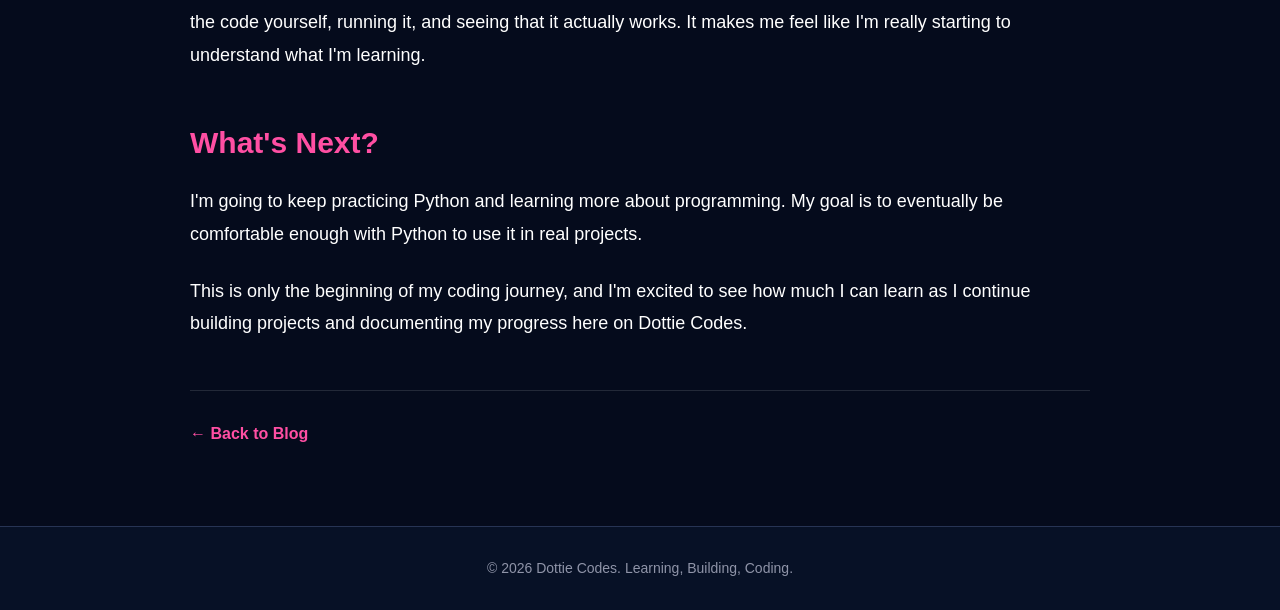
<file: python-first-steps.html>
<!doctype html>
<html lang="en">
  <head>
    <meta charset="UTF-8" />
    <meta name="viewport" content="width=device-width, initial-scale=1.0" />
    <title>Dottie Codes | Learning, Building, Coding</title>
    <link rel="preconnect" href="https://fonts.googleapis.com" />
    <link rel="preconnect" href="https://fonts.gstatic.com" crossorigin />
    <link
      href="https://fonts.googleapis.com/css2?family=Damion&display=swap"
      rel="stylesheet"
    />
    <link rel="stylesheet" href="style.css" />
  </head>
  <body>
    <header class="navbar">
      <a href="index.html" class="logo">Dottie Codes <span>&lt;/&gt;</span> </a>

      <nav>
        <a href="index.html">Home</a>
        <a href="blog.html">Blog</a>
        <a href="python.html">Python</a>
        <a href="web-development.html">HTML & CSS</a>
        <a href="projects.html">Projects</a>
        <a href="about.html">About</a>
      </nav>
    </header>

    <!---BLOG ARTICLE--->
    <main class="article-page">
      <article class="blog-article">
        <div class="article-header">
          <span class="blog-category">Python</span>
          <h1>My First Steps Learning Python</h1>
          <p class="article-date">September 26, 2026</p>
        </div>

        <!---ARTICLE IMAGE--->
        <div class="article-image">
          <img src="images/python-blog.png" alt="Learning Python" />
        </div>
        <!---ARTICLE CONTENT--->
        <div class="article-content">
          <p>
            I started my coding journey by learning HTML and CSS. At first, my
            goal was to become a front-end developer and focus on building and
            designing websites. But with today's world of technology and the way
            AI is transforming the tech landscape, I became interested in
            learning more. I decided to expand my skills beyond front-end
            development and start diving into Python.
          </p>

          <pre><code>print("Hello, World!")</code></pre>

          <p>
            The code above may look simple, but seeing the code run is a pretty
            exciting feeling when you're just starting out.
          </p>

          <h2>What I've Learned So Far</h2>
          <p>
            One thing I learned is that Python is considered one of the easier
            programming languages to learn, which made me feel a little more
            comfortable getting started. I also learned that programming
            involves math, and some of the math can involve algebra. The funny
            part is that, back in school, math was not exactly my friend. I was
            okay with the basics like addition, subtraction, multiplication, and
            division, but algebra? Somehow, algebra and I got along just fine.
            In fact, I was pretty good at it! So maybe all those years of
            learning algebra are finally going to come in handy. 😄
          </p>

          <p>
            Right now, I'm learning Python through an app on my iPad, and so
            far, I'm doing pretty well on the quizzes. I also get to practice
            writing Python code by typing in the examples they show me and then
            seeing the output. Seeing the output come out exactly the way it's
            supposed to is really awesome. There's something exciting about
            writing the code yourself, running it, and seeing that it actually
            works. It makes me feel like I'm really starting to understand what
            I'm learning.
          </p>
          <h2>What's Next?</h2>
          <p>
            I'm going to keep practicing Python and learning more about
            programming. My goal is to eventually be comfortable enough with
            Python to use it in real projects.
          </p>
          <p>
            This is only the beginning of my coding journey, and I'm excited to
            see how much I can learn as I continue building projects and
            documenting my progress here on Dottie Codes.
          </p>
        </div>
<!-- BACK TO BLOG -->
 <div class="article-footer"> 
  <a href="blog.html" class="back-to-blog"> ← Back to Blog </a>
</div>

      </article>
    </main>
    <!---FOOTER--->
    <footer>
      <p>&copy; 2026 Dottie Codes. Learning, Building, Coding.</p>
    </footer>
  </body>
</html>
</file>
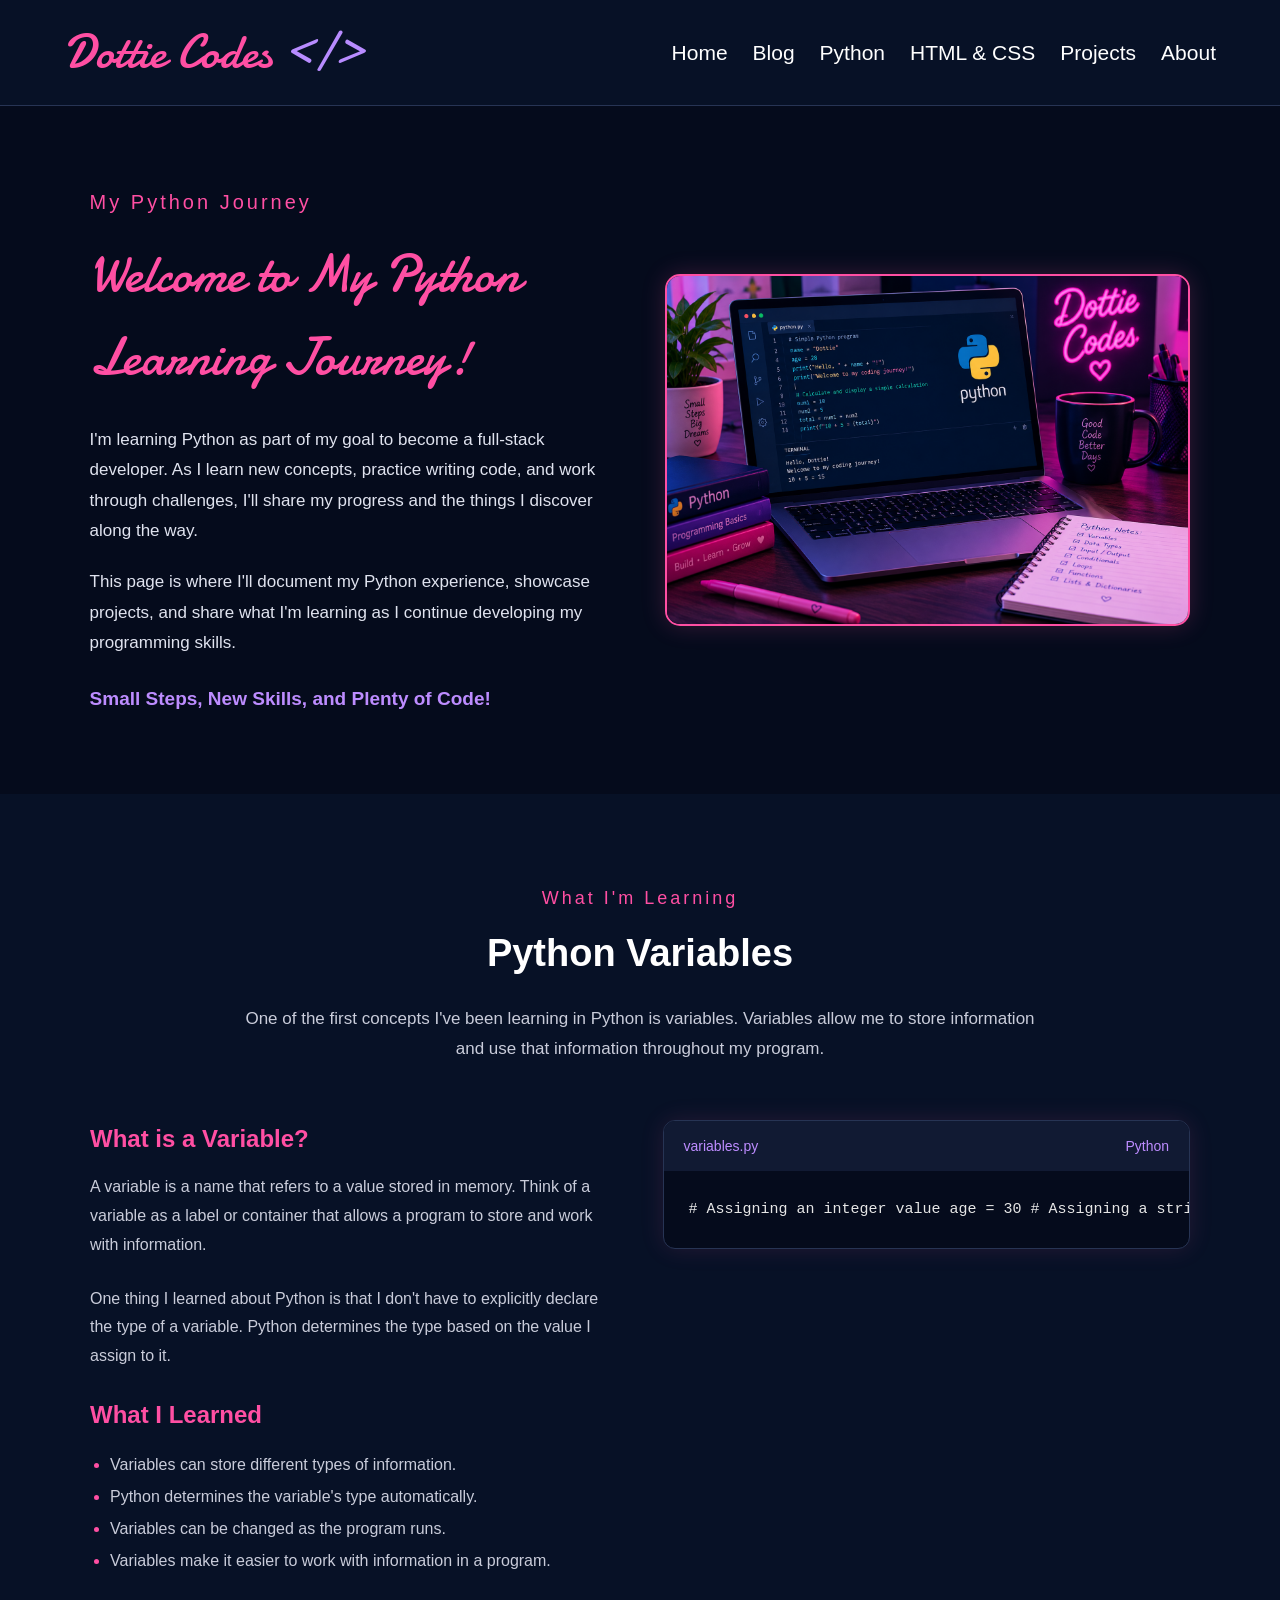
<file: python.html>
<!doctype html>
<html lang="en">
  <head>
    <meta charset="UTF-8" />
    <meta name="viewport" content="width=device-width, initial-scale=1.0" />
    <title>Dottie Codes | Learning, Building, Coding</title>
    <link rel="preconnect" href="https://fonts.googleapis.com" />
    <link rel="preconnect" href="https://fonts.gstatic.com" crossorigin />
    <link
      href="https://fonts.googleapis.com/css2?family=Damion&display=swap"
      rel="stylesheet"
    />
    <link rel="stylesheet" href="style.css" />
  </head>
  <body>
    <!--------NAVIGATION-------->
    <header class="navbar">
      <a href="index.html" class="logo">Dottie Codes <span>&lt;/&gt;</span> </a>

      <nav>
        <a href="index.html">Home</a>
        <a href="blog.html">Blog</a>
        <a href="python.html">Python</a>
        <a href="web-development.html">HTML & CSS</a>
        <a href="projects.html">Projects</a>
        <a href="about.html">About</a>
      </nav>
    </header>

    <!-- HERO Section -->
    <main>
      <section class="python-hero">
        <div class="python-hero-content">
          <div class="python-hero-text">
            <p class="small-intro">My Python Journey</p>

            <h1>Welcome to My Python Learning Journey!</h1>

            <p class="hero-text">
              I'm learning Python as part of my goal to become a full-stack
              developer. As I learn new concepts, practice writing code, and
              work through challenges, I'll share my progress and the things I
              discover along the way.
            </p>

            <p class="hero-text">
              This page is where I'll document my Python experience, showcase
              projects, and share what I'm learning as I continue developing my
              programming skills.
            </p>

            <p class="python-highlight">
              Small Steps, New Skills, and Plenty of Code!
            </p>
          </div>

          <div class="python-hero-image">
            <img
              src="images/python-html.png"
              alt="Laptop displaying Python code on a cozy, pink and purple coding desk"
            />
          </div>
        </div>
      </section>
    </main>

    <!-- VARIABLES SECTION -->
    <section class="python-section variables-section">
      <div class="python-section-heading">
        <p class="small-intro">What I'm Learning</p>
        <h2>Python Variables</h2>
        <p>
          One of the first concepts I've been learning in Python is variables.
          Variables allow me to store information and use that information
          throughout my program.
        </p>
      </div>
      <div class="variables-content">
        <!-- Explanation -->
        <div class="variables-info">
          <h3>What is a Variable?</h3>
          <p>
            A variable is a name that refers to a value stored in memory. Think
            of a variable as a label or container that allows a program to store
            and work with information.
          </p>

          <p>
            One thing I learned about Python is that I don't have to explicitly
            declare the type of a variable. Python determines the type based on
            the value I assign to it.
          </p>
          <h3>What I Learned</h3>
          <ul>
            <li>Variables can store different types of information.</li>
            <li>Python determines the variable's type automatically.</li>
            <li>Variables can be changed as the program runs.</li>
            <li>
              Variables make it easier to work with information in a program.
            </li>
          </ul>
        </div>
        <!-- Code Example -->
        <div class="python-code-card">
          <div class="code-header">
            <span>variables.py</span> <span>Python</span>
          </div>
          <pre><code># Assigning an integer value age = 30 # Assigning a string value name = "Alice" # Assigning a floating-point value price = 19.99</code></pre>
        </div>
      </div>
    </section>

    
  </body>
</html>
</file>
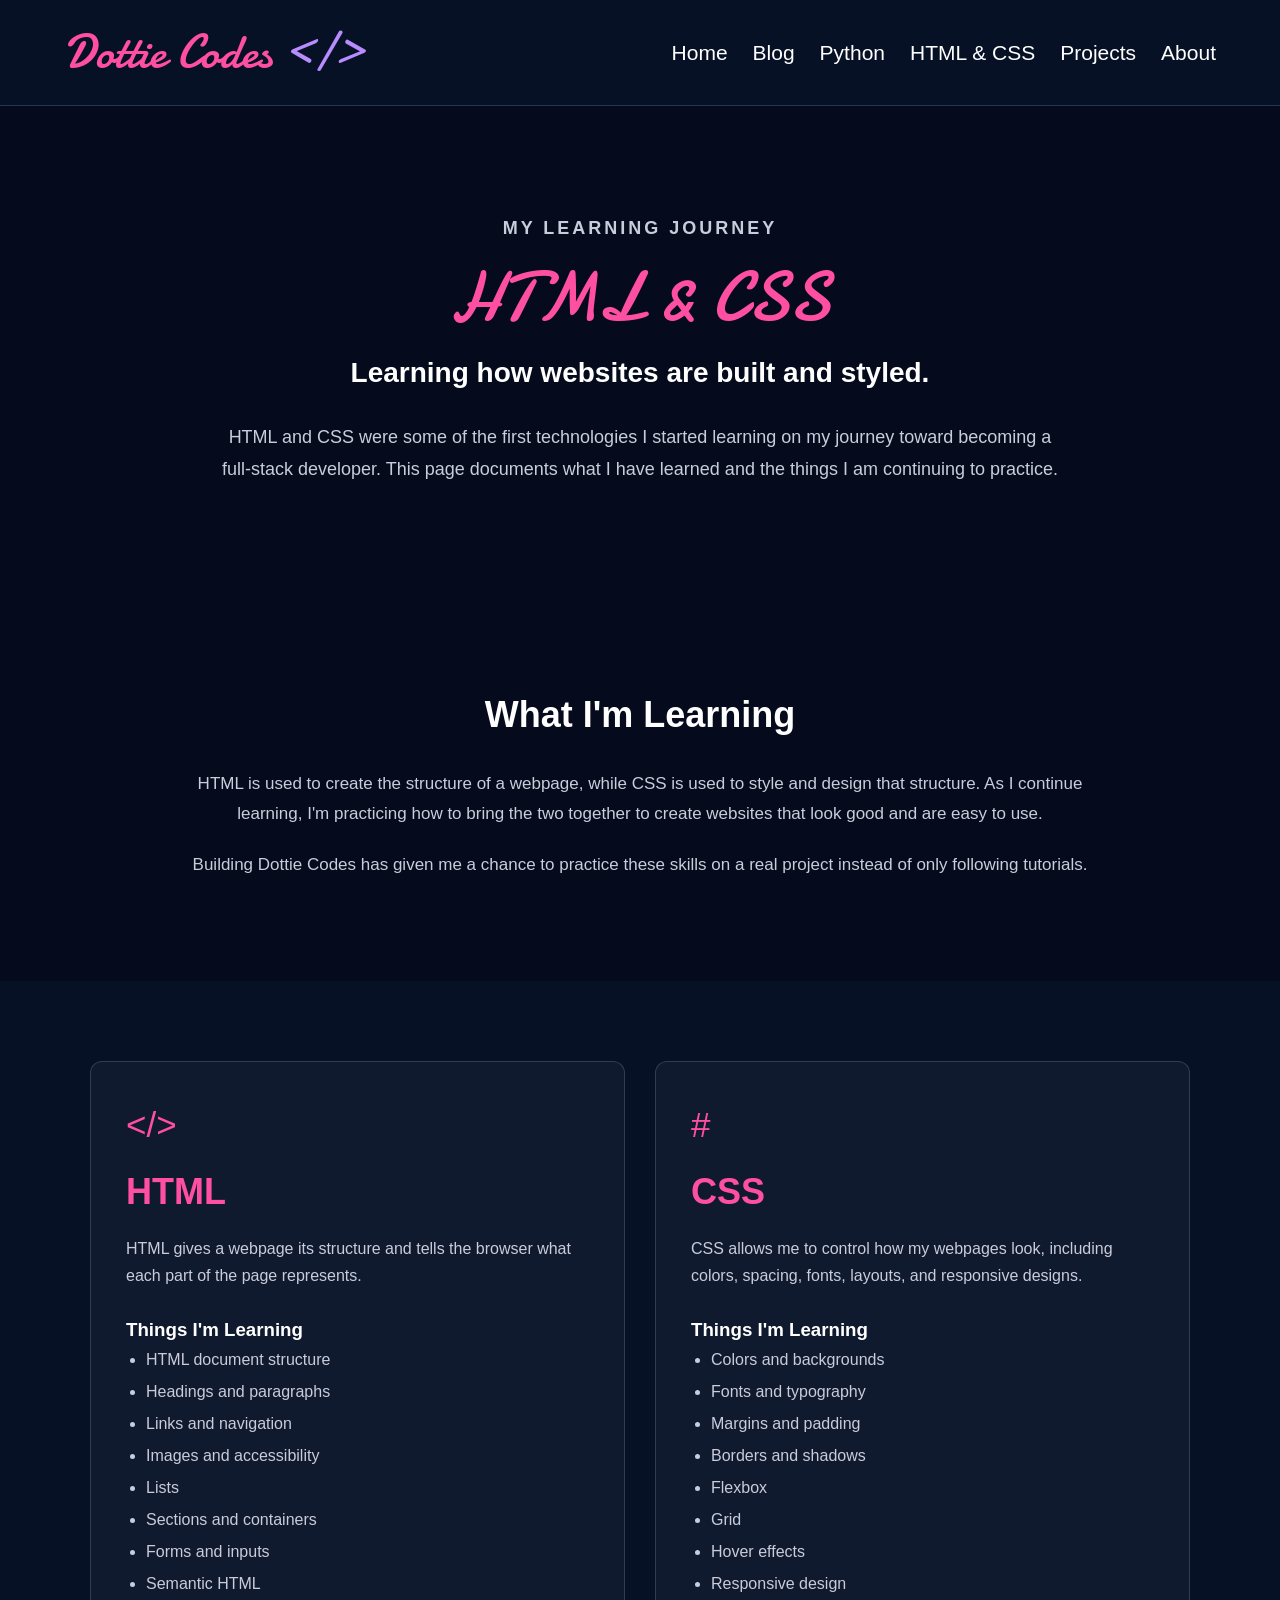
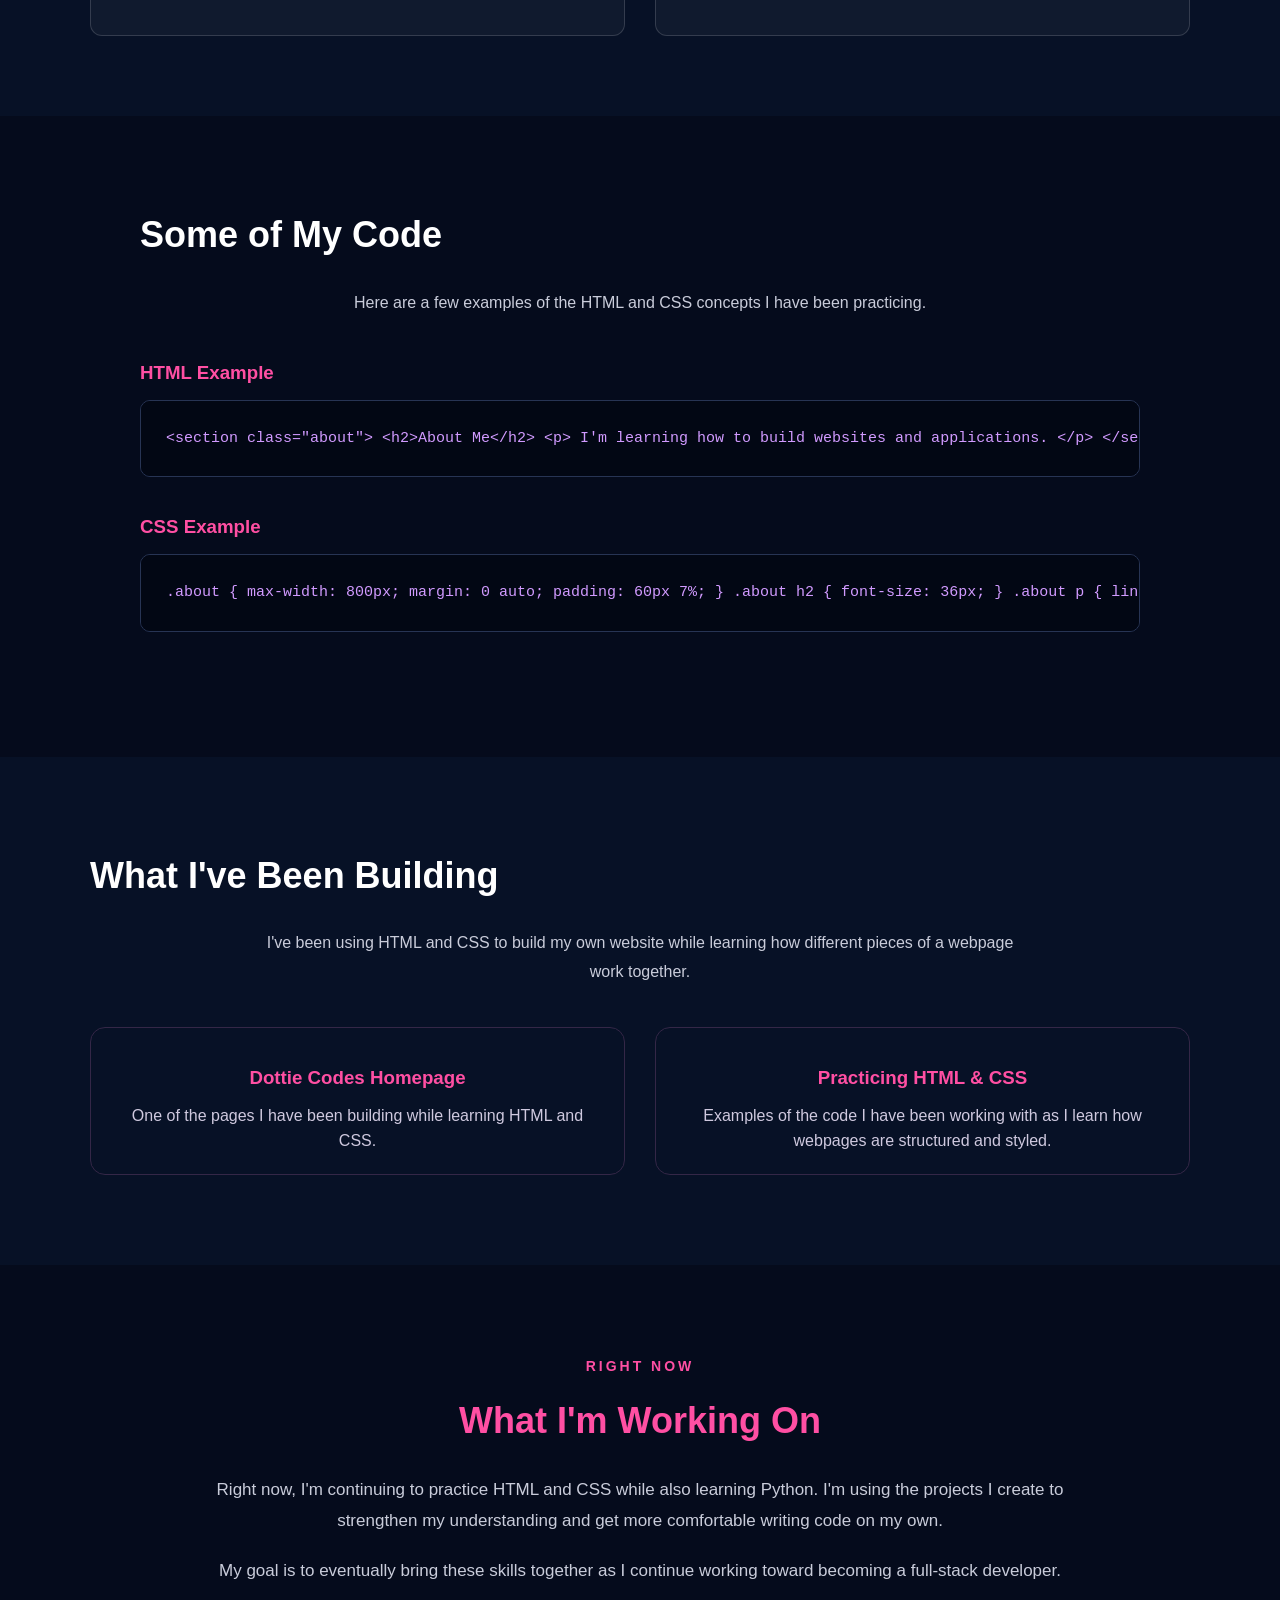
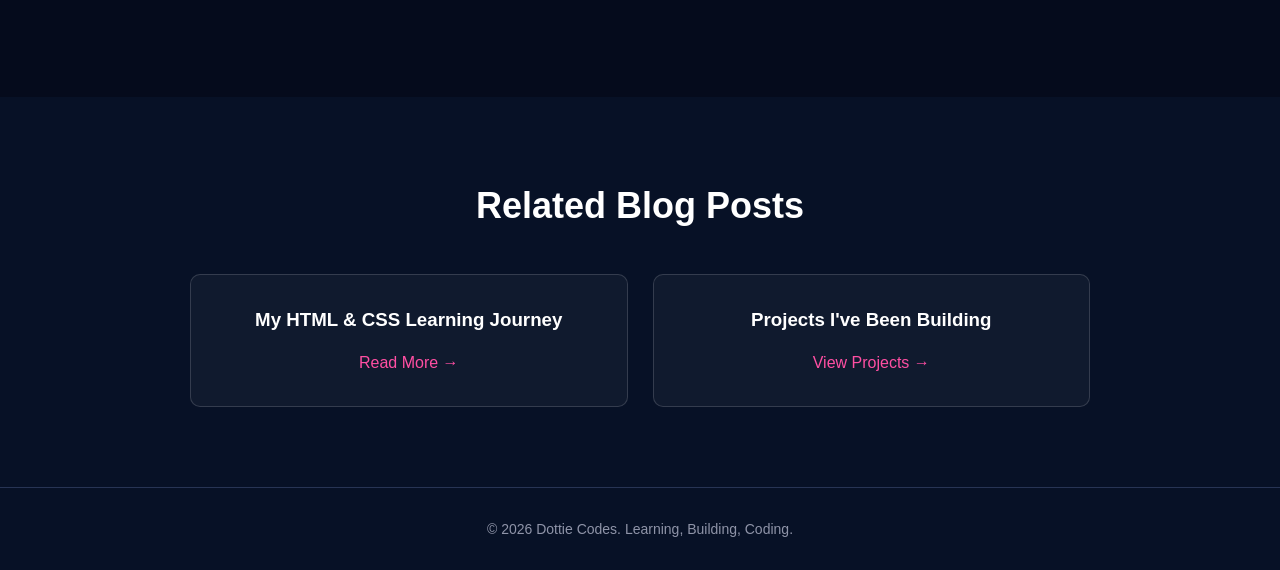
<file: web-development.html>
<!doctype html>
<html lang="en">
  <head>
    <meta charset="UTF-8" />
    <meta name="viewport" content="width=device-width, initial-scale=1.0" />
    <title>Dottie Codes | Learning, Building, Coding</title>
    <link rel="preconnect" href="https://fonts.googleapis.com" />
    <link rel="preconnect" href="https://fonts.gstatic.com" crossorigin />
    <link
      href="https://fonts.googleapis.com/css2?family=Damion&display=swap"
      rel="stylesheet"
    />
    <link rel="stylesheet" href="style.css" />
  </head>
  <body>
    <!--------NAVIGATION-------->
    <header class="navbar">
      <a href="index.html" class="logo">Dottie Codes <span>&lt;/&gt;</span> </a>

      <nav>
        <a href="index.html">Home</a>
        <a href="blog.html">Blog</a>
        <a href="python.html">Python</a>
        <a href="web-development.html">HTML & CSS</a>
        <a href="projects.html">Projects</a>
        <a href="about.html">About</a>
      </nav>
    </header>
    <!-- PAGE HERO -->
    <section class="learning-hero">
      <div class="learning-hero-content">
        <p class="section-label">MY LEARNING JOURNEY</p>
        <h1>HTML & CSS</h1>
        <h2>Learning how websites are built and styled.</h2>
        <p>
          HTML and CSS were some of the first technologies I started learning on
          my journey toward becoming a full-stack developer. This page documents
          what I have learned and the things I am continuing to practice.
        </p>
      </div>
    </section>
    <!-- INTRODUCTION -->
    <section class="learning-section">
      <div class="learning-content">
        <h2>What I'm Learning</h2>
        <p>
          HTML is used to create the structure of a webpage, while CSS is used
          to style and design that structure. As I continue learning, I'm
          practicing how to bring the two together to create websites that look
          good and are easy to use.
        </p>
        <p>
          Building Dottie Codes has given me a chance to practice these skills
          on a real project instead of only following tutorials.
        </p>
      </div>
    </section>
    <!-- HTML -->
    <section class="skills-section">
      <div class="skills-container">
        <div class="skill-card">
          <div class="skill-icon">&lt;/&gt;</div>
          <h2>HTML</h2>
          <p>
            HTML gives a webpage its structure and tells the browser what each
            part of the page represents.
          </p>
          <h3>Things I'm Learning</h3>
          <ul>
            <li>HTML document structure</li>
            <li>Headings and paragraphs</li>
            <li>Links and navigation</li>
            <li>Images and accessibility</li>
            <li>Lists</li>
            <li>Sections and containers</li>
            <li>Forms and inputs</li>
            <li>Semantic HTML</li>
          </ul>
        </div>
        <!-- CSS -->
        <div class="skill-card">
          <div class="skill-icon">#</div>
          <h2>CSS</h2>
          <p>
            CSS allows me to control how my webpages look, including colors,
            spacing, fonts, layouts, and responsive designs.
          </p>
          <h3>Things I'm Learning</h3>
          <ul>
            <li>Colors and backgrounds</li>
            <li>Fonts and typography</li>
            <li>Margins and padding</li>
            <li>Borders and shadows</li>
            <li>Flexbox</li>
            <li>Grid</li>
            <li>Hover effects</li>
            <li>Responsive design</li>
          </ul>
        </div>
      </div>
    </section>
    <!-- CODE EXAMPLES -->
    <section class="code-section">
      <div class="code-container">
        <h2>Some of My Code</h2>
        <p class="section-description">
          Here are a few examples of the HTML and CSS concepts I have been
          practicing.
        </p>
        <div class="code-example">
          <h3>HTML Example</h3>
          <pre><code>&lt;section class="about"&gt; &lt;h2&gt;About Me&lt;/h2&gt; &lt;p&gt; I'm learning how to build websites and applications. &lt;/p&gt; &lt;/section&gt;</code></pre>
        </div>
        <div class="code-example">
          <h3>CSS Example</h3>
          <pre><code>.about { max-width: 800px; margin: 0 auto; padding: 60px 7%; } .about h2 { font-size: 36px; } .about p { line-height: 1.8; }</code></pre>
        </div>
      </div>
    </section>
    <!-- SCREENSHOTS -->
    <section class="screenshots-section">
      <div class="screenshots-container">
        <h2>What I've Been Building</h2>
        <p class="section-description">
          I've been using HTML and CSS to build my own website while learning
          how different pieces of a webpage work together.
        </p>
        <div class="learning-screenshots">
          <div class="screenshot-card">
            <!-- <img src="images/dottie-homepage.png" alt="Dottie Codes homepage" /> -->
            <h3>Dottie Codes Homepage</h3>
            <p>
              One of the pages I have been building while learning HTML and CSS.
            </p>
          </div>
          <div class="screenshot-card">
            <!-- <img src="images/html-css-code.png" alt="HTML and CSS code" /> -->
            <h3>Practicing HTML & CSS</h3>
            <p>
              Examples of the code I have been working with as I learn how
              webpages are structured and styled.
            </p>
          </div>
        </div>
      </div>
    </section>
    <!-- CURRENT LEARNING -->
    <section class="current-learning">
      <div class="current-learning-content">
        <p class="section-label">RIGHT NOW</p>
        <h2>What I'm Working On</h2>
        <p>
          Right now, I'm continuing to practice HTML and CSS while also learning
          Python. I'm using the projects I create to strengthen my understanding
          and get more comfortable writing code on my own.
        </p>
        <p>
          My goal is to eventually bring these skills together as I continue
          working toward becoming a full-stack developer.
        </p>
      </div>
    </section>
    <!-- RELATED POSTS -->
    <section class="related-posts">
      <h2>Related Blog Posts</h2>
      <div class="post-links">
        <a href="learning-html-css.html" class="post-link">
          <h3>My HTML & CSS Learning Journey</h3>
          <span>Read More →</span>
        </a>
        <a href="projects.html" class="post-link">
          <h3>Projects I've Been Building</h3>
          <span>View Projects →</span>
        </a>
      </div>
    </section>
    <!-- FOOTER -->
    <footer><p>© 2026 Dottie Codes. Learning, Building, Coding.</p></footer>
  </body>
</html>
</file>
<file: style.css>
/* =====================================================
   DOROTHY CODES
   Main Stylesheet
   ===================================================== */

/* ================= BASIC RESET ================= */

* {
  margin: 0;
  padding: 0;
  box-sizing: border-box;
}

html {
  scroll-behavior: smooth;
}

body {
  font-family: Arial, Helvetica, sans-serif;
  background: #050b1c;
  color: #ffffff;
  line-height: 1.6;
}

a {
  text-decoration: none;
  color: inherit;
}

/* ================= NAVIGATION ================= */

.navbar {
  width: 100%;
  min-height: 75px;

  display: flex;
  align-items: center;
  justify-content: space-between;

  padding: 15px 5%;

  background: #071126;

  border-bottom: 1px solid #273454;

  position: sticky;
  top: 0;
  z-index: 1000;
}

.logo {
  font-family: "Damion", cursive;
  font-size: 47px;
  /*font-weight: bold;*/

  color: #ff4fa3;

  white-space: nowrap;
}

.logo span {
  color: #b88cff;
}

.navbar nav {
  display: flex;
  align-items: center;
  gap: 25px;
}

.navbar nav a {
  color: #ffffff;
  font-size: 21px;

  padding: 10px 0;

  position: relative;

  transition: 0.3s ease;
}

.navbar nav a:hover,
.navbar nav a.active {
  color: #ff4fa3;
}

.navbar nav a.active::after {
  content: "";

  position: absolute;

  left: 0;
  bottom: 0;

  width: 100%;
  height: 2px;

  background: #ff4fa3;
}

/* ================= HERO ================= */

.hero {
  min-height: 620px;

  display: flex;
  align-items: center;
  justify-content: space-between;

  padding: 80px 7%;

  position: relative;

  overflow: hidden;

  background:
    radial-gradient(
      circle at 85% 45%,
      rgba(183, 104, 255, 0.2),
      transparent 35%
    ),
    linear-gradient(135deg, #050b1c, #10152e);
}

.hero-content {
  max-width: 600px;

  position: relative;
  z-index: 2;
}

.small-intro {
  color: #ff4fa3;

  font-size: 13px;

  letter-spacing: 3px;

  margin-bottom: 15px;
}

.hero h1 {
  font-family: "Damion", cursive;

  font-size: clamp(48px, 6vw, 78px);
  font-weight: 400;

  line-height: 1.1;

  margin-bottom: 15px;
}

.hero h1 span {
  color: #d19aff;
}

.hero h1 .heart {
  color: #ff4fa3;
}

.hero h2 {
  font-size: 28px;

  margin-bottom: 20px;
}

.hero h2 span {
  color: #ff4fa3;
}

.hero-text {
  color: #d9deed;

  font-size: 17px;

  max-width: 560px;

  margin-bottom: 35px;
}

/* ================= BUTTONS ================= */

.hero-buttons {
  display: flex;

  gap: 15px;

  flex-wrap: wrap;
}

.btn {
  display: inline-flex;

  align-items: center;
  justify-content: center;

  padding: 13px 25px;

  border-radius: 30px;

  font-weight: bold;

  transition: 0.3s ease;
}

.primary-btn {
  background: #ff1f91;

  color: white;

  box-shadow: 0 0 20px rgba(255, 31, 145, 0.25);
}

.primary-btn:hover {
  transform: translateY(-3px);

  box-shadow: 0 8px 30px rgba(255, 31, 145, 0.4);
}

.secondary-btn {
  border: 1px solid #d5b7ff;

  color: white;
}

.secondary-btn:hover {
  background: #d5b7ff;

  color: #080d20;

  transform: translateY(-3px);
}

/* ================= CODE WINDOW ================= */

.hero-code {
  width: 420px;

  position: relative;

  margin-left: 50px;
}

.code-window {
  background: #0b1227;

  border: 1px solid #34456e;

  border-radius: 14px;

  overflow: hidden;

  box-shadow:
    0 20px 70px rgba(0, 0, 0, 0.5),
    0 0 40px rgba(182, 105, 255, 0.12);
}

.window-top {
  height: 38px;

  display: flex;

  align-items: center;

  gap: 8px;

  padding: 0 15px;

  background: #151d35;
}

.window-top span {
  width: 10px;
  height: 10px;

  border-radius: 50%;

  background: #6e7894;
}

.code-content {
  padding: 30px 25px;

  min-height: 260px;

  display: flex;

  align-items: center;
}

.code-content pre {
  font-size: 16px;

  color: #e8eafa;

  overflow-x: auto;
}

.purple {
  color: #bd8cff;
}

.pink {
  color: #ff63b0;
}

.green {
  color: #8ee7c5;
}

.code-note {
  position: absolute;

  right: -35px;
  bottom: -35px;

  padding: 20px;

  background: #171c38;

  border: 1px solid #ff4fa3;

  border-radius: 12px;

  color: #ffffff;

  font-size: 18px;

  font-style: italic;

  text-align: center;

  box-shadow: 0 10px 30px rgba(0, 0, 0, 0.35);
}

/* ================= SECTIONS ================= */

.learning,
.recent-posts {
  padding: 85px 5%;
}

.learning {
  background: #071126;
}

.recent-posts {
  background: #050b1c;
}

.section-title {
  display: flex;

  align-items: center;

  justify-content: center;

  gap: 25px;

  margin-bottom: 45px;
}

.section-title span {
  width: 95px;

  height: 2px;

  background: #ff4fa3;
}

.section-title h2 {
  font-size: 35px;

  color: #e3d7ff;

  text-align: center;
}

/* ================= LEARNING CARDS ================= */

/* LEARNING CARDS */

.learning-grid {
  width: 100%;
  max-width: 1200px;
  margin: 0 auto;

  display: flex;
  justify-content: center;
  align-items: center;

  gap: 25px;
}

.learning-card {
  width: 170px;
  height: 170px;
  min-width: 170px;

  padding: 10px;

  text-align: center;

  background: #0a142b;
  border: 1px solid #2c426b;
  border-radius: 12px;

  transition: 0.3s ease;

  display: flex;
  flex-direction: column;
  justify-content: center;
  align-items: center;

  overflow: hidden;
}

.learning-card:hover {
  transform: translateY(-5px);
  border-color: #ff4fa3;
  box-shadow: 0 0 20px rgba(255, 79, 163, 0.5);
}

/* ICON */
.card-icon {
  font-size: 36px;
  line-height: 1;
  margin-bottom: 8px;
}

/* TITLE */
.learning-card h3 {
  font-size: 18px;
  line-height: 1.2;
  margin-bottom: 6px;
}

/* DESCRIPTION */
.learning-card p {
  color: #bfc7dc;
  font-size: 11px;
  line-height: 1.4;
  margin-bottom: 6px;
}

/* LINK */
.learning-card a {
  color: #ff4fa3;
  font-weight: bold;
  font-size: 12px;
  line-height: 1;
}

/* ================= POSTS ================= */

.posts-grid {
  max-width: 1200px;

  margin: auto;

  display: grid;

  grid-template-columns: repeat(4, 1fr);

  gap: 20px;
}

.post-card {
  background: #0a142b;

  border: 1px solid #2c426b;

  border-radius: 12px;

  overflow: hidden;

  transition: 0.3s ease;
}

.post-card:hover {
  transform: translateY(-6px);

  border-color: #bd8cff;
}

.post-card a {
  color: #ff4fa3;
  text-decoration: none;
  font-weight: bold;
  transition: color 0.3s ease;
}

.post-card a:hover {
  color: #ff63b0;
  text-decoration: underline;
}

.post-image {
  height: 150px;

  display: flex;

  align-items: center;

  justify-content: center;

  font-size: 50px;

  background: linear-gradient(135deg, #121c3b, #26163d);
}

.html-image {
  font-size: 35px;

  font-weight: bold;

  color: #ff8abf;
}

.css-image {
  font-size: 35px;

  font-weight: bold;

  color: #bd8cff;
}

.post-content {
  padding: 20px;
}

.post-content h3 {
  font-size: 18px;

  line-height: 1.35;

  margin-bottom: 10px;
}

.post-content p {
  color: #adb7cf;

  font-size: 14px;

  margin-bottom: 20px;
}

.post-date {
  color: #bd8cff;

  font-size: 12px;
}

/* ================= CTA ================= */

.cta {
  padding: 90px 20px;

  text-align: center;

  background:
    radial-gradient(circle, rgba(255, 79, 163, 0.15), transparent 60%), #071126;
}

.cta h2 {
  font-size: 35px;

  margin-bottom: 15px;
}

.cta p {
  color: #bfc7dc;

  margin-bottom: 30px;
}

/* ================= FOOTER ================= */

footer {
  padding: 45px 5%;

  text-align: center;

  background: #040917;

  border-top: 1px solid #202c4b;
}

.footer-logo {
  font-family: "Damion", cursive;
  font-size: 27px;

  font-weight: 400;

  color: #ff4fa3;
}

.footer-logo span {
  color: #bd8cff;
}

footer > p {
  color: #9ca7c0;

  margin-top: 5px;
}

.social-links {
  display: flex;

  justify-content: center;

  gap: 25px;

  margin: 20px 0;
}

.social-links a {
  color: #ffffff;

  transition: 0.3s ease;
}

.social-links a:hover {
  color: #ff4fa3;
}

.copyright {
  font-size: 12px;
}

/* ================= MOBILE ================= */

/* ================= MOBILE ================= */

@media (max-width: 1100px) {
  .navbar nav {
    gap: 14px;
  }

  .navbar nav a {
    font-size: 13px;
  }

  .hero {
    padding: 70px 5%;
  }

  .hero-code {
    width: 360px;
    margin-left: 25px;
  }

  /* Learning cards wrap when screen gets smaller */
  .learning-grid {
    flex-wrap: wrap;
  }

  .posts-grid {
    grid-template-columns: repeat(2, 1fr);
  }
}

@media (max-width: 800px) {
  .navbar {
    flex-direction: column;
    gap: 15px;
    position: relative;
  }

  .navbar nav {
    flex-wrap: wrap;
    justify-content: center;
    gap: 12px 18px;
  }

  .hero {
    flex-direction: column;
    text-align: center;
    padding: 70px 6%;
  }

  .hero-content {
    max-width: 650px;
  }

  .hero-buttons {
    justify-content: center;
  }

  .hero-code {
    width: 100%;
    max-width: 500px;
    margin: 70px 0 0;
  }

  .code-note {
    right: -5px;
  }

  /* Learning cards can wrap into another row */
  .learning-grid {
    flex-wrap: wrap;
  }
}

@media (max-width: 550px) {
  .logo {
    font-size: 27px;
  }

  .navbar nav a {
    font-size: 12px;
  }

  .hero {
    padding-top: 50px;
  }

  .hero h1 {
    font-size: 45px;
  }

  .hero h2 {
    font-size: 23px;
  }

  .hero-text {
    font-size: 15px;
  }

  .btn {
    width: 100%;
  }

  .section-title {
    gap: 12px;
  }

  .section-title span {
    width: 45px;
  }

  .section-title h2 {
    font-size: 27px;
  }

  /* Stack learning cards on phones */
  .learning-grid {
    flex-direction: column;
    align-items: center;
  }

  .learning-card {
    width: 170px;
    height: 170px;
  }

  .posts-grid {
    grid-template-columns: 1fr;
  }

  .cta h2 {
    font-size: 27px;
  }

  .code-note {
    font-size: 14px;
    padding: 12px;
  }
}

/* ================= ABOUT ME PAGE ================= */

.about-hero {
  min-height: 500px;
  display: flex;
  align-items: center;
  justify-content: center;
  text-align: center;
  padding: 100px 7%;
  background: linear-gradient(rgba(5, 11, 28, 0.85), rgba(5, 11, 28, 0.95));
}

.about-content {
  max-width: 800px;
}

.profile-icon {
  width: 227px;
  height: 227px;

  border-radius: 50%;
  object-fit: cover;

  border: 3px solid #ff4fa3;

  box-shadow: 0 0 20px rgba(255, 79, 163, 0.4);

  display: block;
  margin: 0 auto 25px;
}

.about-small-title {
  font-size: 14px;
  letter-spacing: 4px;
  margin-bottom: 15px;
}

.about-content h1 {
  font-family: "Damion", cursive;
  font-size: 60px;
  margin-bottom: 10px;
  font-size: clamp(48px, 6vw, 78px);
  font-weight: 400;
  line-height: 1.1;
  margin-bottom: 15px;
}

.about-content h1 span {
  color: #d19aff;
}

.about-content h2 {
  font-size: 28px;
  margin-bottom: 20px;
}

.about-content p {
  font-size: 18px;
  line-height: 1.8;
}

/* ================= ABOUT SECTIONS ================= */

.about-section,
.projects-section,
.goals-section {
  max-width: 1000px;
  margin: auto;
  padding: 80px 7%;
}

.about-text h2,
.learning-section h2,
.projects-section h2,
.goals-section h2 {
  font-size: 40px;
  margin-bottom: 25px;
  color: #ff4fa3;
}

.about-text p,
.projects-section p,
.goals-section p {
  font-size: 17px;
  line-height: 1.8;
  margin-bottom: 20px;
}

/* ================= LEARNING ================= */

.learning-section {
  width: 100%;
  max-width: 1400px;
  margin: 0 auto;
  padding: 80px 5%;
  text-align: center;
}

.learning-section h2 {
  width: 100%;
  text-align: center;
  font-size: 40px;
  margin-bottom: 40px;
}

.about-learning-grid {
  width: 100%;
  max-width: 1200px;
  margin: 0 auto;

  display: grid;
  grid-template-columns: repeat(4, 1fr);
  gap: 25px;
}

.about-learning-grid .learning-card {
  width: 100%;
  min-height: 200px;
  padding: 30px;

  border: 1px solid rgba(255, 255, 255, 0.15);
  border-radius: 15px;

  background: rgba(255, 255, 255, 0.04);

  transition:
    transform 0.3s ease,
    box-shadow 0.3s ease,
    background 0.3s ease;
}

.about-learning-grid .learning-card:hover {
  transform: translateY(-5px);
  border-color: #ff4fa3;
  box-shadow: 0 0 20px rgba(255, 79, 163, 0.5);
}

/* ================= MOBILE ================= */

@media (max-width: 768px) {
  .about-content h1 {
    font-size: 42px;
  }

  .about-content h2 {
    font-size: 23px;
  }

  /* ABOUT LEARNING CARDS */
  .about-learning-grid {
    grid-template-columns: 1fr;
    justify-items: center;
  }

  .about-text h2,
  .learning-section h2,
  .projects-section h2,
  .goals-section h2 {
    font-size: 32px;
  }
}
/* ================= BLOG PAGE ================= */

/* ----- BLOG HERO ----- */

.blog-hero {
  min-height: 430px;
  display: flex;
  align-items: center;
  justify-content: center;
  text-align: center;

  padding: 80px 7%;

  background: linear-gradient(rgba(5, 11, 28, 0.88), rgba(5, 11, 28, 0.95));

  border-bottom: 1px solid #273454;
}

.blog-content {
  max-width: 800px;
  margin: 0 auto;
}

.blog-small-title {
  color: #ff4fa3;
  font-size: 14px;
  font-weight: bold;
  letter-spacing: 4px;
  margin-bottom: 12px;
}

.blog-hero h1 {
  font-family: "Damion", cursive;
  font-size: clamp(55px, 7vw, 80px);
  font-weight: normal;
  line-height: 1.1;
  color: #ffffff;
  margin-bottom: 15px;
}

.blog-hero p:last-child {
  max-width: 650px;
  margin: 0 auto;
  color: #d7d9e5;
  font-size: 18px;
  line-height: 1.7;
}

/* ----- BLOG SECTION ----- */

.blog-section {
  max-width: 1200px;
  margin: 0 auto;
  padding: 80px 5%;
}

.blog-heading {
  text-align: center;
  margin-bottom: 35px;
}

.blog-heading h2 {
  font-size: 36px;
  margin-top: 5px;
  color: #ffffff;
}

/* ----- BLOG FILTERS ----- */

.blog-filters {
  display: flex;
  justify-content: center;
  align-items: center;
  flex-wrap: wrap;

  gap: 12px;
  margin-bottom: 45px;
}

.blog-filters button {
  background: transparent;
  color: #ffffff;

  border: 1px solid #b88cff;
  border-radius: 25px;

  padding: 10px 22px;

  font-size: 14px;
  font-weight: bold;

  cursor: pointer;

  transition: 0.3s ease;
}

.blog-filters button:hover {
  background: #ff4fa3;
  border-color: #ff4fa3;

  box-shadow: 0 0 12px rgba(255, 79, 163, 0.5);

  transform: translateY(-2px);
}

/* ----- BLOG GRID ----- */

.blog-grid {
  display: grid;

  grid-template-columns: repeat(2, 1fr);

  gap: 30px;
}

/* ----- BLOG CARD ----- */

.blog-card {
  background: rgba(255, 255, 255, 0.04);

  border: 1px solid rgba(255, 255, 255, 0.15);

  border-radius: 14px;

  overflow: hidden;

  transition:
    transform 0.3s ease,
    border-color 0.3s ease,
    box-shadow 0.3s ease;
}

.blog-card:hover {
  transform: translateY(-6px);

  border-color: #ff4fa3;

  box-shadow: 0 0 20px rgba(255, 79, 163, 0.25);
}

/* ----- BLOG IMAGE ----- */

.blog-image {
  width: 100%;
  height: 220px;

  overflow: hidden;

  background: #071126;

  display: flex;
  align-items: center;
  justify-content: center;
}

.blog-image img {
  width: 100%;
  height: 100%;

  object-fit: cover;

  display: block;

  transition: transform 0.4s ease;
}

.blog-card:hover .blog-image img {
  transform: scale(1.04);
}

/* ----- BLOG CARD CONTENT ----- */

.blog-card-content {
  padding: 25px;
}

.blog-category {
  display: inline-block;

  color: #b88cff;

  font-size: 13px;
  font-weight: bold;

  text-transform: uppercase;

  letter-spacing: 1.5px;

  margin-bottom: 10px;
}

.blog-card h2 {
  font-size: 24px;

  line-height: 1.3;

  color: #ffffff;

  margin-bottom: 12px;
}

.blog-card p {
  color: #c9ccda;

  font-size: 15px;

  line-height: 1.7;

  margin-bottom: 20px;
}

/* ----- READ MORE ----- */

.blog-card a {
  display: inline-block;

  color: #ff4fa3;

  font-size: 15px;
  font-weight: bold;

  transition: 0.3s ease;
}

.blog-card a:hover {
  color: #b88cff;

  transform: translateX(4px);
}

/* ================= BLOG MOBILE ================= */

@media (max-width: 768px) {
  .blog-hero {
    min-height: 380px;

    padding: 70px 6%;
  }

  .blog-hero h1 {
    font-size: 55px;
  }

  .blog-hero p:last-child {
    font-size: 16px;
  }

  .blog-section {
    padding: 60px 6%;
  }

  .blog-heading h2 {
    font-size: 30px;
  }

  .blog-filters {
    gap: 8px;
  }

  .blog-filters button {
    padding: 9px 16px;
    font-size: 13px;
  }

  .blog-grid {
    grid-template-columns: 1fr;
    gap: 25px;
  }

  .blog-image {
    height: 200px;
  }

  .blog-card-content {
    padding: 22px;
  }

  .blog-card h2 {
    font-size: 22px;
  }
}

/* blog post 6  */

.article-container {
  max-width: 950px;
  margin: 60px auto;
  padding: 30px;
}

.article-header {
  text-align: center;
  margin-bottom: 40px;
}

.article-header h1 {
  color: #ff4fa3;
  font-size: 2.5rem;
  margin-bottom: 15px;
}

.article-category {
  color: #bd8cff;
  font-weight: bold;
  margin-bottom: 15px;
  display: inline-block;
}

.article-date {
  color: #aaa;
  font-size: 0.9rem;
}

.article-image {
  width: 100%;
  margin-bottom: 35px;
}

.article-image img {
  width: 100%;
  max-height: 420px;
  object-fit: cover;
  border-radius: 12px;
}

.article-content {
  color: #e5e5e5;
  line-height: 1.8;
  font-size: 1.05rem;
}

.article-content h2 {
  color: #ff63b0;
  margin-top: 40px;
  margin-bottom: 15px;
}

.article-content h3 {
  color: #bd8cff;
  margin-top: 25px;
}

.article-content p {
  margin-bottom: 18px;
}

.article-content ul {
  padding-left: 25px;
  margin-bottom: 20px;
}

.article-content li {
  margin-bottom: 10px;
}

.article-content pre {
  background: #071126;
  border: 1px solid #273454;
  border-left: 4px solid #ff4fa3;
  border-radius: 8px;
  padding: 20px;
  overflow-x: auto;
  margin: 20px 0;
}

.article-content code {
  color: #d19aff;
  font-family: Consolas, monospace;
}

.article-content pre code {
  color: #e5e5e5;
  font-size: 0.9rem;
}

.article-content .folder-structure {
  white-space: pre;
}

.article-note {
  background: #101a32;
  border-left: 4px solid #bd8cff;
  padding: 18px;
  border-radius: 8px;
  margin: 25px 0;
}

.article-back {
  display: inline-block;
  margin-top: 40px;
  padding: 12px 25px;
  background: #ff4fa3;
  color: #fff;
  text-decoration: none;
  border-radius: 6px;
  transition: 0.3s ease;
}

.article-back:hover {
  background: #bd8cff;
  transform: translateY(-3px);
}

@media (max-width: 600px) {
  .article-container {
    padding: 20px;
    margin: 30px auto;
  }

  .article-header h1 {
    font-size: 1.9rem;
  }

  .article-content {
    font-size: 1rem;
  }

  .article-content pre {
    padding: 12px;
  }
}

/* blog post 4  */

.article-container {
  max-width: 950px;
  margin: 60px auto;
  padding: 30px;
}

.article-header {
  text-align: center;
  margin-bottom: 40px;
}

.article-header h1 {
  color: #ff4fa3;
  font-size: 2.5rem;
  margin-bottom: 15px;
}

.article-category {
  color: #bd8cff;
  font-weight: bold;
  margin-bottom: 15px;
  display: inline-block;
}

.article-date {
  color: #aaa;
  font-size: 0.9rem;
}

.article-image {
  width: 100%;
  margin-bottom: 35px;
}

.article-image img {
  width: 100%;
  max-height: 420px;
  object-fit: cover;
  border-radius: 12px;
}

.article-content {
  color: #e5e5e5;
  line-height: 1.8;
  font-size: 1.05rem;
}

.article-content h2 {
  color: #ff63b0;
  margin-top: 40px;
  margin-bottom: 15px;
}

.article-content p {
  margin-bottom: 18px;
}

.article-back {
  display: inline-block;
  margin-top: 40px;
  padding: 12px 25px;
  background: #ff4fa3;
  color: #fff;
  text-decoration: none;
  border-radius: 6px;
  transition: 0.3s ease;
}

.article-back:hover {
  background: #bd8cff;
  transform: translateY(-3px);
}

/* MOBILE RESPONSIVE */

@media (max-width: 600px) {
  .article-container {
    padding: 20px;
    margin: 30px auto;
  }

  .article-header h1 {
    font-size: 1.9rem;
  }

  .article-content {
    font-size: 1rem;
  }
}

/* ----- SMALL PHONES ----- */

@media (max-width: 480px) {
  .blog-hero {
    padding: 60px 5%;
  }

  .blog-hero h1 {
    font-size: 48px;
  }

  .blog-small-title {
    font-size: 12px;
    letter-spacing: 3px;
  }

  .blog-filters button {
    padding: 8px 13px;
  }

  .blog-image {
    height: 180px;
  }
}

/* ================= ARTICLE PAGE ================= */

.article-page {
  background: #050b1c;
  padding: 80px 7%;
  min-height: 100vh;
}

.blog-article {
  max-width: 900px;
  margin: 0 auto;
}

/* ================= ARTICLE HEADER ================= */

.article-header {
  text-align: center;
  margin-bottom: 45px;
}

.blog-category {
  display: inline-block;
  color: #ff4fa3;
  font-size: 14px;
  font-weight: bold;
  text-transform: uppercase;
  letter-spacing: 2px;
  margin-bottom: 15px;
}

.article-header h1 {
  font-family: "Damion", cursive;
  color: #ffffff;
  font-size: clamp(48px, 6vw, 72px);
  font-weight: normal;
  line-height: 1.1;
  margin-bottom: 15px;
}

.article-date {
  color: #b88cff;
  font-size: 14px;
}

/* ================= ARTICLE IMAGE ================= */

.article-image {
  width: 100%;
  margin-bottom: 45px;
}

.article-image img {
  width: 100%;
  display: block;
  border-radius: 15px;
  border: 1px solid rgba(255, 79, 163, 0.35);
}

/* ================= ARTICLE CONTENT ================= */

.article-content {
  color: #ffffff;
  font-size: 18px;
  line-height: 1.8;
}

.article-content p {
  margin-bottom: 25px;
}

.article-content h2 {
  color: #ff4fa3;
  font-size: 30px;
  margin-top: 45px;
  margin-bottom: 15px;
}

.article-content ul {
  margin: 20px 0 30px 25px;
}

.article-content li {
  margin-bottom: 8px;
}

/* ================= CODE BLOCK ================= */

.article-content pre {
  background: #071126;
  border: 1px solid rgba(184, 140, 255, 0.35);
  border-radius: 10px;
  padding: 20px;
  margin: 25px 0 30px;
  overflow-x: auto;
}

.article-content code {
  color: #d19aff;
  font-family: Consolas, "Courier New", monospace;
  font-size: 16px;
}

/* ================= BACK TO BLOG ================= */

.article-footer {
  margin-top: 50px;
  padding-top: 30px;
  border-top: 1px solid rgba(255, 255, 255, 0.12);
}

.back-to-blog {
  color: #ff4fa3;
  text-decoration: none;
  font-weight: bold;
  transition: 0.3s ease;
}

.back-to-blog:hover {
  color: #ff63b0;
}

/* ================= MOBILE ================= */

@media (max-width: 768px) {
  .article-page {
    padding: 60px 5%;
  }

  .article-header h1 {
    font-size: 45px;
  }

  .article-content {
    font-size: 16px;
  }

  .article-content h2 {
    font-size: 26px;
  }

  .article-content pre {
    padding: 15px;
  }
}

/* ==================================================
   DOTTIE CODES
   LEARNING RIGHT NOW PAGE
   ================================================== */

/* ================= HERO ================= */

.learning-hero {
  min-height: 500px;

  display: flex;
  align-items: center;
  justify-content: center;

  text-align: center;

  padding: 100px 7%;

  background: linear-gradient(
    135deg,
    rgba(5, 11, 28, 0.96),
    rgba(184, 140, 255, 0.12),
    rgba(5, 11, 28, 0.98)
  );
}

.learning-hero-content {
  max-width: 800px;
}

.learning-hero .small-title,
.next-section .small-title {
  color: #ff4fa3;

  font-size: 14px;

  font-weight: bold;

  letter-spacing: 4px;

  margin-bottom: 15px;
}

.learning-hero h1 {
  font-family: "Damion", cursive;

  font-size: clamp(55px, 7vw, 80px);

  font-weight: normal;

  line-height: 1.1;

  color: #ffffff;

  margin-bottom: 25px;
}

.learning-hero p {
  color: #d7d9e5;

  font-size: 18px;

  line-height: 1.8;

  margin-bottom: 15px;
}

/* ================= SECTION TITLE ================= */

.currently-learning,
.practice-section {
  max-width: 1400px;

  margin: 0 auto;

  padding: 90px 7%;
}

.section-title {
  display: flex;

  align-items: center;

  justify-content: center;

  gap: 20px;

  margin-bottom: 50px;
}

.section-title span {
  width: 80px;

  height: 1px;

  background: #b88cff;
}

.section-title h2 {
  color: #ffffff;

  font-size: 32px;

  font-weight: 600;

  text-align: center;
}

/* ================= LEARNING CARDS ================= */

.learning-right-now-grid {
  display: grid;

  grid-template-columns: repeat(4, 1fr);

  gap: 25px;

  max-width: 1200px;

  margin: 0 auto;
}

.learning-now-card {
  min-height: 300px;

  padding: 30px;

  text-align: center;

  border: 1px solid rgba(255, 255, 255, 0.15);

  border-radius: 12px;

  background: rgba(255, 255, 255, 0.04);

  transition:
    transform 0.3s ease,
    border-color 0.3s ease,
    box-shadow 0.3s ease;
}

.learning-now-card:hover {
  transform: translateY(-8px);

  border-color: #ff4fa3;

  box-shadow: 0 0 20px rgba(255, 79, 163, 0.25);
}

.learning-icon {
  width: 65px;

  height: 65px;

  display: flex;

  align-items: center;

  justify-content: center;

  margin: 0 auto 20px;

  border-radius: 50%;

  border: 1px solid #b88cff;

  color: #ff4fa3;

  font-size: 22px;

  font-weight: bold;
}

.learning-now-card h3 {
  font-size: 24px;

  color: #ffffff;

  margin-bottom: 15px;
}

.learning-now-card p {
  color: #bfc3d3;

  font-size: 15px;

  line-height: 1.7;

  margin-bottom: 20px;
}

.learning-status {
  display: inline-block;

  padding: 6px 12px;

  border-radius: 20px;

  background: rgba(255, 79, 163, 0.1);

  color: #ff63b0;

  font-size: 12px;

  font-weight: bold;

  letter-spacing: 0.5px;
}

/* ================= PRACTICE SECTION ================= */

.practice-section {
  max-width: 1000px;
}

.practice-list {
  display: grid;

  grid-template-columns: repeat(2, 1fr);

  gap: 15px;
}

.practice-item {
  display: flex;

  align-items: center;

  gap: 20px;

  padding: 20px;

  border: 1px solid rgba(255, 255, 255, 0.12);

  border-radius: 10px;

  background: rgba(255, 255, 255, 0.03);

  transition: 0.3s ease;
}

.practice-item:hover {
  border-color: #ff4fa3;

  transform: translateX(5px);
}

.practice-item span {
  color: #b88cff;

  font-weight: bold;

  font-size: 14px;
}

.practice-item p {
  color: #ffffff;

  font-size: 16px;
}

/* ================= NEXT SECTION ================= */

.next-section {
  padding: 100px 7%;

  text-align: center;

  background: linear-gradient(
    135deg,
    rgba(255, 79, 163, 0.08),
    rgba(184, 140, 255, 0.08)
  );
}

.next-content {
  max-width: 700px;

  margin: 0 auto;
}

.next-section h2 {
  font-size: 38px;

  margin-bottom: 20px;
}

.next-section p:not(.small-title) {
  color: #c9ccda;

  font-size: 17px;

  line-height: 1.8;

  margin-bottom: 30px;
}

/* ================= BUTTON ================= */

.learning-button {
  display: inline-block;

  padding: 12px 25px;

  border: 1px solid #ff4fa3;

  border-radius: 25px;

  color: #ffffff;

  background: rgba(255, 79, 163, 0.08);

  transition: 0.3s ease;
}

.learning-button:hover {
  background: #ff4fa3;

  color: #ffffff;

  box-shadow: 0 0 20px rgba(255, 79, 163, 0.35);
}

/* ================= FOOTER ================= */

.footer {
  padding: 30px 7%;

  text-align: center;

  border-top: 1px solid #273454;

  background: #071126;

  color: #9297aa;

  font-size: 14px;
}

/* ================= TABLET ================= */

@media (max-width: 1100px) {
  .learning-right-now-grid {
    grid-template-columns: repeat(2, 1fr);
  }
}

/* ================= MOBILE ================= */

@media (max-width: 768px) {
  .learning-hero {
    min-height: 450px;

    padding: 80px 7%;
  }

  .learning-hero h1 {
    font-size: 52px;
  }

  .learning-hero p {
    font-size: 16px;
  }

  .currently-learning,
  .practice-section {
    padding: 70px 6%;
  }

  .section-title {
    gap: 12px;
  }

  .section-title span {
    width: 40px;
  }

  .section-title h2 {
    font-size: 27px;
  }

  .learning-right-now-grid {
    grid-template-columns: 1fr;

    max-width: 350px;
  }

  .learning-now-card {
    min-height: auto;
  }

  .practice-list {
    grid-template-columns: 1fr;
  }

  .next-section {
    padding: 80px 7%;
  }

  .next-section h2 {
    font-size: 30px;
  }
}

/*=======WalkWise===*/

/* ================= HERO ================= */

.project-hero {
  min-height: 500px;

  display: flex;
  align-items: center;
  justify-content: center;

  text-align: center;

  padding: 100px 7%;

  background: linear-gradient(
    135deg,
    rgba(5, 11, 28, 0.98),
    rgba(184, 140, 255, 0.1),
    rgba(255, 79, 163, 0.08),
    rgba(5, 11, 28, 0.98)
  );
}

.project-hero-content {
  max-width: 800px;
}

.project-label {
  color: #ff4fa3;

  font-size: 14px;

  font-weight: bold;

  letter-spacing: 4px;

  margin-bottom: 15px;
}

.project-hero h1 {
  font-family: "Damion", cursive;

  font-size: clamp(60px, 8vw, 90px);

  font-weight: normal;

  line-height: 1.1;

  margin-bottom: 20px;
}

.project-tagline {
  color: #c9ccda;

  font-size: 19px;

  line-height: 1.7;
}

/* ================= GENERAL SECTIONS ================= */

.project-section,
.technology-section,
.progress-section,
.learning-from-project {
  max-width: 1200px;

  margin: 0 auto;

  padding: 90px 7%;
}

/* ================= SECTION TITLES ================= */

.project-section-title {
  display: flex;

  align-items: center;

  justify-content: center;

  gap: 20px;

  margin-bottom: 45px;
}

.project-section-title span {
  width: 70px;

  height: 1px;

  background: #b88cff;
}

.project-section-title h2 {
  color: #ffffff;

  font-size: 32px;

  text-align: center;
}

/* ================= TEXT ================= */

.project-text {
  max-width: 800px;

  margin: 0 auto;
}

.project-text p {
  color: #c9ccda;

  font-size: 17px;

  line-height: 1.9;

  margin-bottom: 20px;
}

/* ================= TECHNOLOGY CARDS ================= */

.technology-grid {
  display: grid;

  grid-template-columns: repeat(3, 1fr);

  gap: 25px;
}

.technology-card {
  padding: 35px 25px;

  text-align: center;

  border: 1px solid rgba(255, 255, 255, 0.15);

  border-radius: 12px;

  background: rgba(255, 255, 255, 0.04);

  transition: 0.3s ease;
}

.technology-card:hover {
  transform: translateY(-8px);

  border-color: #ff4fa3;

  box-shadow: 0 0 20px rgba(255, 79, 163, 0.25);
}

.technology-icon {
  width: 70px;

  height: 70px;

  display: flex;

  align-items: center;

  justify-content: center;

  margin: 0 auto 20px;

  border: 1px solid #b88cff;

  border-radius: 50%;

  color: #ff4fa3;

  font-weight: bold;
}

.technology-card h3 {
  font-size: 24px;

  margin-bottom: 15px;
}

.technology-card p {
  color: #bfc3d3;

  font-size: 15px;

  line-height: 1.7;
}

/* ================= FEATURES ================= */

.project-features {
  max-width: 900px;

  margin: 0 auto;
}

.feature {
  display: flex;

  gap: 25px;

  padding: 25px 0;

  border-bottom: 1px solid rgba(255, 255, 255, 0.1);
}

.feature > span {
  color: #ff4fa3;

  font-weight: bold;

  font-size: 14px;

  min-width: 30px;
}

.feature h3 {
  font-size: 21px;

  margin-bottom: 7px;
}

.feature p {
  color: #bfc3d3;

  line-height: 1.7;
}

/* ================= PROGRESS ================= */

.progress-box {
  max-width: 800px;

  margin: 0 auto;

  padding: 30px;

  border: 1px solid rgba(255, 255, 255, 0.12);

  border-radius: 12px;

  background: rgba(255, 255, 255, 0.03);
}

.progress-item {
  display: flex;

  align-items: center;

  gap: 15px;

  padding: 15px 0;
}

.progress-item:not(:last-child) {
  border-bottom: 1px solid rgba(255, 255, 255, 0.08);
}

.progress-item p {
  color: #d1d4df;
}

.check {
  color: #ff4fa3;

  font-size: 20px;
}

.working {
  color: #b88cff;

  font-size: 15px;
}

.future {
  color: #777d91;

  font-size: 20px;
}

/* ================= LEARNING ================= */

.learning-from-project {
  max-width: 1000px;

  text-align: center;
}

/* ================= BACK BUTTON ================= */

.project-back {
  padding: 40px 7% 80px;

  text-align: center;
}

.project-back a {
  display: inline-block;

  padding: 12px 24px;

  border: 1px solid #ff4fa3;

  border-radius: 25px;

  color: #ffffff;

  transition: 0.3s ease;
}

.project-back a:hover {
  background: #ff4fa3;

  box-shadow: 0 0 20px rgba(255, 79, 163, 0.35);
}

/* ================= MOBILE ================= */

@media (max-width: 768px) {
  .project-hero {
    min-height: 450px;

    padding: 80px 7%;
  }

  .project-hero h1 {
    font-size: 60px;
  }

  .project-tagline {
    font-size: 16px;
  }

  .project-section,
  .technology-section,
  .progress-section,
  .learning-from-project {
    padding: 70px 6%;
  }

  .project-section-title {
    gap: 12px;
  }

  .project-section-title span {
    width: 35px;
  }

  .project-section-title h2 {
    font-size: 27px;
  }

  .technology-grid {
    grid-template-columns: 1fr;

    max-width: 350px;

    margin: 0 auto;
  }

  .feature {
    gap: 15px;
  }

  .project-text p {
    font-size: 16px;
  }
}

/* ================= PROJECT PREVIEW ================= */

.project-preview {
  max-width: 1200px;

  margin: 0 auto;

  padding: 90px 7%;
}

.preview-description {
  max-width: 800px;

  margin: 0 auto 45px;

  text-align: center;

  color: #c9ccda;

  font-size: 17px;

  line-height: 1.8;
}

/* ================= WALKWISE IMAGE ================= */

.walkwise-images {
  display: flex;

  justify-content: center;

  width: 100%;
}

.walkwise-image-card {
  width: 100%;

  max-width: 1000px;

  margin: 0 auto;

  overflow: hidden;

  border: 1px solid rgba(255, 255, 255, 0.15);

  border-radius: 12px;

  background: rgba(255, 255, 255, 0.04);

  transition: 0.3s ease;
}

.walkwise-image-card:hover {
  transform: translateY(-6px);

  border-color: #ff4fa3;

  box-shadow: 0 0 20px rgba(255, 79, 163, 0.25);
}

.walkwise-image-card img {
  display: block;

  width: 100%;

  height: auto;

  margin: 0 auto;

  cursor: zoom-in;
}

.walkwise-image-card h3 {
  padding: 20px 20px 10px;

  font-size: 26px;

  color: #ffffff;
}

.walkwise-image-card p {
  padding: 0 25px 30px;

  color: #bfc3d3;

  font-size: 16px;

  line-height: 1.8;
}

/* ================= DESCRIPTION UNDER IMAGES ================= */

.preview-note {
  max-width: 800px;

  margin: 40px auto 0;

  text-align: center;

  color: #c9ccda;

  font-size: 16px;

  line-height: 1.8;
}

/* ================= MOBILE ================= */

@media (max-width: 768px) {
  .project-preview {
    padding: 70px 6%;
  }

  .walkwise-images {
    grid-template-columns: 1fr;

    max-width: 600px;

    margin: 0 auto;
  }

  .walkwise-image-card img {
    width: 100%;

    height: auto;
  }

  .walkwise-image-card:hover img {
    transform: scale(1.05);
  }
}

/* PROJECTS PAGE */

/* PROJECT HERO  */

.projects-hero {
  min-height: 420px;
  display: flex;
  align-items: center;
  justify-content: center;
  padding: 80px 7%;
  text-align: center;
  background: linear-gradient(rgba(5, 11, 28, 0.88), rgba(5, 11, 28, 0.95));
}
.projects-hero-content {
  max-width: 800px;
}
.section-label {
  display: block;
  margin-bottom: 15px;
  color: #ff63b0;
  font-size: 14px;
  font-weight: bold;
  letter-spacing: 4px;
}
.projects-hero h1 {
  margin-bottom: 20px;
  color: #ffffff;
  font-family: "Damion", cursive;
  font-size: clamp(48px, 6vw, 72px);
  font-weight: 400;
  line-height: 1.1;
}
.projects-hero p {
  max-width: 700px;
  margin: 0 auto;
  color: #c9ccda;
  font-size: 18px;
  line-height: 1.8;
} /* ================= PROJECT SECTION ================= */
.project-section {
  padding: 90px 7%;
  background: #050b1c;
}
.project-section.alternate {
  background: #071126;
}
.project-content {
  max-width: 1200px;
  margin: 0 auto;
  text-align: center;
}
.project-number {
  display: block;
  margin-bottom: 10px;
  color: #b88cff;
  font-size: 13px;
  font-weight: bold;
  letter-spacing: 3px;
}
.project-content h2 {
  margin-bottom: 20px;
  color: #ff63b0;
  font-size: 38px;
  font-weight: 600;
}
.project-description {
  max-width: 800px;
  margin: 0 auto 45px;
  color: #c9ccda;
  font-size: 17px;
  line-height: 1.8;
} /* ================= PROJECT IMAGE ================= */ /* Medium-sized project screenshot. The image will not stretch across the entire page. */
.project-image {
  width: 100%;
  max-width: 850px;
  margin: 0 auto 50px;
  padding: 10px;
  background: rgba(255, 255, 255, 0.04);
  border: 1px solid rgba(255, 255, 255, 0.12);
  border-radius: 14px;
  box-shadow: 0 10px 35px rgba(0, 0, 0, 0.35);
}
.project-image img {
  display: block;
  width: 100%;
  height: auto;
  border-radius: 8px;
} /* ================= PROJECT DETAILS ================= */
.project-details {
  max-width: 900px;
  margin: 0 auto 40px;
  display: grid;
  grid-template-columns: repeat(2, 1fr);
  gap: 25px;
}
.project-detail-card {
  padding: 30px;
  text-align: left;
  background: rgba(255, 255, 255, 0.04);
  border: 1px solid rgba(255, 255, 255, 0.12);
  border-radius: 14px;
  transition: 0.3s ease;
}
.project-detail-card:hover {
  transform: translateY(-5px);
  border-color: #ff4fa3;
  box-shadow: 0 0 20px rgba(255, 79, 163, 0.18);
}
.project-detail-card h3 {
  margin-bottom: 15px;
  color: #ff63b0;
  font-size: 22px;
}
.project-detail-card p {
  margin: 0;
  color: #c9ccda;
  font-size: 15px;
  line-height: 1.8;
}
.project-detail-card ul {
  margin: 0;
  padding-left: 20px;
  color: #c9ccda;
  line-height: 2;
} /* ================= PROJECT BUTTONS ================= */
.project-buttons {
  display: flex;
  justify-content: center;
  gap: 15px;
  flex-wrap: wrap;
}
.project-button {
  display: inline-block;
  padding: 12px 25px;
  border: 1px solid #ff4fa3;
  border-radius: 8px;
  background: #ff4fa3;
  color: #ffffff;
  text-decoration: none;
  font-size: 15px;
  font-weight: bold;
  transition: 0.3s ease;
}
.project-button:hover {
  background: #ff1f91;
  border-color: #ff1f91;
  box-shadow: 0 0 18px rgba(255, 79, 163, 0.35);
}
.project-button.secondary {
  background: transparent;
  color: #ff63b0;
}
.project-button.secondary:hover {
  background: #ff4fa3;
  color: #ffffff;
} /* ================= FUTURE PROJECTS ================= */
.future-projects {
  max-width: 900px;
  margin: 0 auto;
  padding: 90px 7%;
  text-align: center;
}
.future-projects .section-title {
  display: flex;
  align-items: center;
  justify-content: center;
  gap: 20px;
  margin-bottom: 25px;
}
.future-projects .section-title span {
  width: 60px;
  height: 1px;
  background: #ff4fa3;
}
.future-projects .section-title h2 {
  margin: 0;
  color: #ffffff;
  font-size: 28px;
}
.future-projects p {
  color: #c9ccda;
  font-size: 16px;
  line-height: 1.8;
} /* ================= FOOTER ================= */
footer {
  padding: 30px 7%;
  border-top: 1px solid #273454;
  background: #071126;
  text-align: center;
}
footer p {
  margin: 0;
  color: #8f94a8;
  font-size: 14px;
} /* ================================================== RESPONSIVE DESIGN ================================================== */
@media (max-width: 800px) {
  .projects-hero {
    min-height: 380px;
    padding: 70px 5%;
  }
  .projects-hero h1 {
    font-size: 48px;
  }
  .projects-hero p {
    font-size: 16px;
  }
  .project-section {
    padding: 70px 5%;
  }
  .project-content h2 {
    font-size: 32px;
  } /* Keep the screenshot medium-sized on mobile, while allowing it to shrink to fit the screen. */
  .project-image {
    max-width: 650px;
    padding: 7px;
  }
  .project-details {
    grid-template-columns: 1fr;
    max-width: 650px;
  }
  .project-detail-card {
    text-align: center;
  }
  .project-detail-card ul {
    display: inline-block;
    text-align: left;
  }
}
@media (max-width: 500px) {
  .projects-hero {
    min-height: 340px;
    padding: 60px 5%;
  }
  .projects-hero h1 {
    font-size: 42px;
  }
  .project-section {
    padding: 60px 5%;
  }
  .project-content h2 {
    font-size: 29px;
  }
  .project-description {
    font-size: 15px;
  }
  .project-image {
    width: 100%;
    padding: 5px;
    border-radius: 10px;
  }
  .project-button {
    width: 100%;
    max-width: 260px;
  }
  .future-projects {
    padding: 60px 5%;
  }
  .future-projects .section-title {
    gap: 10px;
  }
  .future-projects .section-title span {
    width: 30px;
  }
  .future-projects .section-title h2 {
    font-size: 23px;
  }
}

/* ================= PYTHON HERO SECTION ================= */

.python-hero {
  min-height: 600px;
  padding: 80px 7%;

  display: flex;
  align-items: center;

  background: #050b1c;
}

.python-hero-content {
  max-width: 1400px;
  width: 100%;
  margin: 0 auto;

  display: flex;
  align-items: center;
  justify-content: space-between;

  gap: 50px;
}

/* Python Hero Text */

.python-hero-text {
  flex: 1;
  max-width: 600px;
}

.python-hero-text .small-intro {
  color: #ff4fa3;
  font-size: 20px;
  margin-bottom: 15px;
}

.python-hero-text h1 {
  font-family: "Damion", cursive;
  font-size: 52px;
  font-weight: normal;
  color: #ff4fa3;

  margin-bottom: 25px;
}

.python-hero-text .hero-text {
  color: #e0e3ef;
  font-size: 17px;
  line-height: 1.8;

  margin-bottom: 20px;
}

.python-highlight {
  color: #bd8cff;
  font-size: 19px;
  font-weight: bold;
  margin-top: 25px;
}

/* Python Hero Image */

.python-hero-image {
  flex: 1;
  max-width: 650px;
}

.python-hero-image img {
  width: 100%;
  height: auto;

  display: block;
  border-radius: 15px;

  border: 2px solid #ff4fa3;

  box-shadow: 0 0 25px rgba(255, 79, 163, 0.2);
}

/* Responsive Design */

@media (max-width: 900px) {
  .python-hero-content {
    flex-direction: column;
    text-align: center;
  }

  .python-hero-text {
    max-width: 700px;
  }

  .python-hero-text h1 {
    font-size: 42px;
  }

  .python-hero-image {
    max-width: 600px;
    width: 100%;
  }
}

@media (max-width: 500px) {
  .python-hero {
    padding: 55px 5%;
  }

  .python-hero-text h1 {
    font-size: 36px;
  }

  .python-hero-text .hero-text {
    font-size: 16px;
  }
}

/* ================= PYTHON VARIABLES SECTION ================= */

.python-section {
  padding: 90px 7%;
  background: #071126;
}

.python-section-heading {
  max-width: 800px;
  margin: 0 auto 55px;
  text-align: center;
}

.python-section-heading .small-intro {
  color: #ff4fa3;
  font-size: 18px;
  margin-bottom: 10px;
}

.python-section-heading h2 {
  color: #ffffff;
  font-size: 38px;
  margin-bottom: 20px;
}

.python-section-heading > p:last-child {
  color: #c9ccda;
  font-size: 17px;
  line-height: 1.8;
}

/* Variables Content */

.variables-content {
  max-width: 1100px;
  margin: 0 auto;

  display: grid;
  grid-template-columns: 1fr 1fr;

  gap: 45px;
  align-items: start;
}

/* Information */

.variables-info {
  color: #ffffff;
}

.variables-info h3 {
  color: #ff4fa3;
  font-size: 24px;
  margin-bottom: 15px;
}

.variables-info p {
  color: #c9ccda;
  font-size: 16px;
  line-height: 1.8;
  margin-bottom: 25px;
}

.variables-info ul {
  padding-left: 20px;
  color: #c9ccda;
  line-height: 2;
}

.variables-info li::marker {
  color: #ff4fa3;
}

/* Python Code Card */

.python-code-card {
  background: #050b1c;

  border: 1px solid #273454;
  border-radius: 12px;

  overflow: hidden;

  box-shadow: 0 0 25px rgba(255, 79, 163, 0.12);
}

.code-header {
  display: flex;
  justify-content: space-between;

  padding: 14px 20px;

  background: #111a33;

  color: #bd8cff;

  font-size: 14px;
}

.python-code-card pre {
  margin: 0;
  padding: 25px;

  overflow-x: auto;
}

.python-code-card code {
  color: #e6e6e6;

  font-family: "Courier New", monospace;
  font-size: 15px;

  line-height: 1.8;
}

/* Responsive */

@media (max-width: 800px) {
  .variables-content {
    grid-template-columns: 1fr;
  }

  .python-section-heading h2 {
    font-size: 32px;
  }
}

/* =====================================================
   HTML & CSS LEARNING PAGE
===================================================== */

.learning-hero {
  min-height: 500px;
  display: flex;
  align-items: center;
  justify-content: center;
  text-align: center;
  padding: 90px 7%;
  background: linear-gradient(rgba(5, 11, 28, 0.88), rgba(5, 11, 28, 0.95));
}

.learning-hero-content {
  max-width: 850px;
}

.section-label {
  color: #ff4fa3;
  font-size: 14px;
  font-weight: bold;
  letter-spacing: 3px;
  margin-bottom: 15px;
}

.learning-hero h1 {
  font-family: "Damion", cursive;
  font-size: 70px;
  font-weight: normal;
  color: #ff4fa3;
  margin: 0 0 15px;
}

.learning-hero h2 {
  font-size: 28px;
  color: #ffffff;
  margin-bottom: 25px;
}

.learning-hero p {
  color: #c9ccda;
  font-size: 18px;
  line-height: 1.8;
}

/* =====================================================
   INTRODUCTION
===================================================== */

.learning-section {
  padding: 80px 7%;
}

.learning-content {
  max-width: 900px;
  margin: 0 auto;
  text-align: center;
}

.learning-content h2,
.skills-section h2,
.code-section h2,
.screenshots-section h2,
.current-learning h2,
.related-posts h2 {
  color: #ffffff;
  font-size: 36px;
  margin-bottom: 25px;
}

.learning-content p {
  color: #c9ccda;
  font-size: 17px;
  line-height: 1.8;
  margin-bottom: 20px;
}

/* =====================================================
   HTML + CSS CARDS
===================================================== */

.skills-section {
  padding: 80px 7%;
  background: #071126;
}

.skills-container {
  max-width: 1100px;
  margin: 0 auto;
  display: grid;
  grid-template-columns: repeat(2, 1fr);
  gap: 30px;
}

.skill-card {
  padding: 35px;
  background: rgba(255, 255, 255, 0.04);
  border: 1px solid rgba(255, 255, 255, 0.15);
  border-radius: 12px;
  transition: 0.3s ease;
}

.skill-card:hover {
  border-color: #ff4fa3;
  box-shadow: 0 0 20px rgba(255, 79, 163, 0.2);
}

.skill-icon {
  font-size: 35px;
  color: #ff4fa3;
  margin-bottom: 10px;
}

.skill-card h2 {
  color: #ff4fa3;
  margin-bottom: 15px;
}

.skill-card p {
  color: #c9ccda;
  line-height: 1.7;
}

.skill-card h3 {
  color: #ffffff;
  margin-top: 25px;
}

.skill-card ul {
  padding-left: 20px;
  color: #c9ccda;
  line-height: 2;
}

/* =====================================================
   CODE EXAMPLES
===================================================== */

.code-section {
  padding: 90px 7%;
}

.code-container {
  max-width: 1000px;
  margin: 0 auto;
}

.section-description {
  max-width: 750px;
  margin: 0 auto 40px;
  text-align: center;
  color: #c9ccda;
  line-height: 1.8;
}

.code-example {
  margin-bottom: 35px;
}

.code-example h3 {
  color: #ff4fa3;
  margin-bottom: 12px;
}

.code-example pre {
  background: #020714;
  border: 1px solid #273454;
  border-radius: 10px;
  padding: 25px;
  overflow-x: auto;
}

.code-example code {
  color: #d19aff;
  font-family: Consolas, monospace;
  font-size: 15px;
  line-height: 1.7;
}

/* =====================================================
   SCREENSHOTS
===================================================== */

.screenshots-section {
  padding: 90px 7%;
  background: #071126;
}

.screenshots-container {
  max-width: 1100px;
  margin: 0 auto;
}

.learning-screenshots {
  display: grid;
  grid-template-columns: repeat(2, 1fr);
  gap: 30px;
}

.screenshot-card {
  text-align: center;
  background: rgba(255, 255, 255, 0.04);
  padding: 25px;
  border-radius: 12px;
  border: 1px solid rgba(255, 255, 255, 0.12);
}

.screenshot-card img {
  width: 100%;
  max-width: 500px;
  height: auto;
  display: block;
  margin: 0 auto 20px;
  border-radius: 8px;
}

.screenshot-card h3 {
  color: #ffffff;
  margin-bottom: 10px;
}

.screenshot-card p {
  color: #c9ccda;
  line-height: 1.7;
}

/* =====================================================
   CURRENT LEARNING
===================================================== */

.current-learning {
  padding: 90px 7%;
  text-align: center;
}

.current-learning-content {
  max-width: 850px;
  margin: 0 auto;
}

.current-learning h2 {
  color: #ff4fa3;
}

.current-learning p:not(.section-label) {
  color: #c9ccda;
  line-height: 1.8;
  font-size: 17px;
  margin-bottom: 20px;
}

/* =====================================================
   RELATED POSTS
===================================================== */

.related-posts {
  padding: 80px 7%;
  background: #071126;
  text-align: center;
}

.post-links {
  max-width: 900px;
  margin: 40px auto 0;
  display: grid;
  grid-template-columns: repeat(2, 1fr);
  gap: 25px;
}

.post-link {
  display: block;
  padding: 30px;
  text-decoration: none;
  background: rgba(255, 255, 255, 0.04);
  border: 1px solid rgba(255, 255, 255, 0.15);
  border-radius: 10px;
  transition: 0.3s ease;
}

.post-link:hover {
  border-color: #ff4fa3;
  transform: translateY(-5px);
}

.post-link h3 {
  color: #ffffff;
  margin-bottom: 15px;
}

.post-link span {
  color: #ff4fa3;
}

/* =====================================================
   FOOTER
===================================================== */

footer {
  text-align: center;
  padding: 30px;
  border-top: 1px solid #273454;
  color: #c9ccda;
}

/* =====================================================
   MOBILE
===================================================== */

@media (max-width: 768px) {
  .learning-hero h1 {
    font-size: 52px;
  }

  .learning-hero h2 {
    font-size: 22px;
  }

  .skills-container,
  .learning-screenshots,
  .post-links {
    grid-template-columns: 1fr;
  }

  .learning-section,
  .skills-section,
  .code-section,
  .screenshots-section,
  .current-learning,
  .related-posts {
    padding: 60px 6%;
  }
}

/* INDIVIDUAL BLOG POST */

.blog-post-page {
  width: 100%;
  padding: 80px 7%;
  background: #050b1c;
}
.blog-post {
  max-width: 850px;
  margin: 0 auto;
} /* Category */
.blog-post .post-category {
  color: #ff4fa3;
  font-size: 14px;
  font-weight: bold;
  letter-spacing: 3px;
  text-transform: uppercase;
  margin-bottom: 15px;
} /* Blog Title */
.blog-post h1 {
  color: #ffffff;
  font-size: 48px;
  line-height: 1.2;
  margin-bottom: 15px;
} /* Date */
.blog-post .post-date {
  color: #b88cff;
  font-size: 16px;
  margin-bottom: 45px;
}
/* blog image */
.blog-card img {
  width: 100%;
  height: 200px;
  object-fit: cover;
}

/* Paragraphs */
.blog-post p {
  color: #e5e5e5;
  font-size: 18px;
  line-height: 1.8;
  margin-bottom: 25px;
} /* Section Headings */
.blog-post h2 {
  color: #ff4fa3;
  font-size: 30px;
  margin-top: 55px;
  margin-bottom: 20px;
} /* Smaller Headings */
.blog-post h3 {
  color: #b88cff;
  font-size: 22px;
  margin-top: 35px;
  margin-bottom: 10px;
} /* Quote */
.blog-post blockquote {
  margin: 35px 0;
  padding: 20px 25px;
  border-left: 4px solid #ff4fa3;
  background: rgba(255, 79, 163, 0.06);
  color: #ffffff;
  font-size: 21px;
  line-height: 1.6;
  font-style: italic;
} /* List */
.blog-post .blog-list {
  margin: 20px 0 30px 25px;
  padding-left: 20px;
}
.blog-post .blog-list li {
  color: #e5e5e5;
  font-size: 18px;
  line-height: 1.8;
  margin-bottom: 10px;
} /* New App Name */
.blog-post .new-app-name {
  text-align: center;
  color: #ff4fa3;
  font-size: 34px;
  font-weight: bold;
  padding: 25px;
  margin: 35px 0;
  border: 2px solid #ff4fa3;
  border-radius: 12px;
  background: rgba(255, 79, 163, 0.05);
  box-shadow: 0 0 20px rgba(255, 79, 163, 0.15);
} /* Back to Blog */
.blog-post .back-to-blog {
  display: inline-block;
  margin-top: 35px;
  color: #ff4fa3;
  font-size: 17px;
  font-weight: bold;
  text-decoration: none;
  transition: 0.3s ease;
}
.blog-post .back-to-blog:hover {
  color: #b88cff;
} /* Mobile */
@media (max-width: 768px) {
  .blog-post-page {
    padding: 60px 6%;
  }
  .blog-post h1 {
    font-size: 36px;
  }
  .blog-post h2 {
    font-size: 26px;
  }
  .blog-post p,
  .blog-post .blog-list li {
    font-size: 17px;
  }
  .blog-post .new-app-name {
    font-size: 27px;
  }
}

/* ===================================
   BLOG ARTICLE PAGE
   Changing My App Name
=================================== */

.blog-post-page {
  min-height: 100vh;
  background: #050b1c;
  padding: 70px 20px 100px;
}

/* Main article container */
.blog-post {
  max-width: 850px;
  margin: 0 auto;
  padding: 45px 50px;

  background: #071126;
  border: 1px solid #253153;
  border-radius: 18px;

  color: #e8e8f0;
  line-height: 1.9;
}

/* Blog category */
.blog-post .post-category {
  color: #ff4fa3;
  font-size: 13px;
  font-weight: bold;
  letter-spacing: 2px;
  text-transform: uppercase;
  margin-bottom: 12px;
}

/* Main blog title */
.blog-post h1 {
  font-size: 38px;
  line-height: 1.3;
  color: #ffffff;
  margin-bottom: 15px;
}

/* Blog date */
.blog-post .post-date {
  color: #bd8cff;
  font-size: 14px;
  margin-bottom: 35px;
}

/* Paragraphs */
.blog-post p {
  font-size: 16px;
  line-height: 1.9;
  margin-bottom: 20px;
}

/* Highlight important text */
.blog-post strong {
  color: #ff4fa3;
  font-weight: 600;
}

/* Section headings */
.blog-post h2 {
  color: #ff4fa3;
  font-size: 26px;
  margin-top: 45px;
  margin-bottom: 18px;
}

/* Smaller headings */
.blog-post h3 {
  color: #bd8cff;
  font-size: 20px;
  margin-top: 28px;
  margin-bottom: 12px;
}

/* Highlighted quote */
.blog-post blockquote {
  background: #101b35;
  border-left: 4px solid #ff4fa3;
  border-radius: 8px;

  padding: 20px 25px;
  margin: 30px 0;

  color: #ffffff;
  font-size: 19px;
  font-style: italic;
  line-height: 1.7;
}

/* Blog list */
.blog-post .blog-list {
  padding-left: 25px;
  margin: 20px 0 30px;
}

.blog-post .blog-list li {
  color: #e8e8f0;
  font-size: 16px;
  margin-bottom: 12px;
}

.blog-post .blog-list li::marker {
  color: #ff4fa3;
}

/* Highlight new app name */
.blog-post .new-app-name {
  background: linear-gradient(135deg, #ff4fa3, #bd8cff);

  color: #050b1c;
  font-size: 30px;
  font-weight: bold;
  text-align: center;

  padding: 25px;
  margin: 30px 0;

  border-radius: 14px;
  box-shadow: 0 5px 25px rgba(255, 79, 163, 0.2);
}

/* Back to blog button */
.blog-post .back-to-blog {
  display: inline-block;
  margin-top: 40px;
  padding: 13px 25px;

  background: #ff4fa3;
  color: #050b1c;

  font-size: 15px;
  font-weight: bold;
  text-decoration: none;

  border-radius: 8px;
  transition: 0.3s ease;
}

.blog-post .back-to-blog:hover {
  background: #bd8cff;
  transform: translateY(-3px);
}

/* Footer */
.blog-post-page + footer {
  background: #050b1c;
  color: #a5a5b5;
  text-align: center;
  padding: 25px 20px;
  border-top: 1px solid #253153;
}

/* ===================================
   RESPONSIVE DESIGN
=================================== */

@media (max-width: 768px) {
  .blog-post-page {
    padding: 40px 15px 70px;
  }

  .blog-post {
    padding: 30px 25px;
  }

  .blog-post h1 {
    font-size: 30px;
  }

  .blog-post h2 {
    font-size: 23px;
  }

  .blog-post h3 {
    font-size: 18px;
  }

  .blog-post .new-app-name {
    font-size: 24px;
    padding: 20px;
  }
}

@media (max-width: 480px) {
  .blog-post {
    padding: 25px 18px;
  }

  .blog-post h1 {
    font-size: 26px;
  }

  .blog-post p {
    font-size: 15px;
  }

  .blog-post blockquote {
    font-size: 16px;
    padding: 15px;
  }

  .blog-post .new-app-name {
    font-size: 21px;
  }
}

/* MY STEP JOURNEY PROJECT UPDATE */

.project-update {
  padding: 60px 8%;
  background: #050b1c;
  color: white;
}

.update-label {
  color: #ff4fa3;
  font-size: 14px;
  font-weight: bold;
  letter-spacing: 2px;
  margin-bottom: 15px;
}

.project-update h2 {
  font-size: 32px;
  color: #ffffff;
  margin-bottom: 20px;
}

.update-description {
  color: #cfc9df;
  line-height: 1.8;
  max-width: 850px;
  margin-bottom: 35px;
}

/* SCREENSHOT GALLERY */

.project-screenshots {
  display: grid;
  grid-template-columns: repeat(2, 1fr);
  gap: 25px;
}

.screenshot-card {
  background: #071126;
  border: 1px solid #342747;
  border-radius: 15px;
  padding: 20px;
  text-align: center;
  transition: 0.3s ease;
}

.screenshot-card:hover {
  transform: translateY(-5px);
  border-color: #ff4fa3;
  box-shadow: 0 0 18px rgba(255, 79, 163, 0.2);
}

.screenshot-card img {
  width: 100%;
  height: 260px;
  object-fit: contain;
  border-radius: 10px;
  background: #08080d;
}

.screenshot-card h3 {
  color: #ff4fa3;
  margin-top: 15px;
  margin-bottom: 10px;
}

.screenshot-card p {
  color: #cfc9df;
  line-height: 1.6;
}
/* Screenshot image zoom effect */

.screenshot-card {
  position: relative;
  overflow: visible;
  z-index: 1;
}

.screenshot-card img {
  width: 100%;
  height: 260px;
  object-fit: contain;
  border-radius: 10px;
  cursor: zoom-in;
  transition:
    transform 0.3s ease,
    box-shadow 0.3s ease;
}

/* Enlarge screenshot when hovering */

.screenshot-card img:hover {
  transform: scale(2);
  box-shadow: 0 15px 40px rgba(0, 0, 0, 0.6);
}

/* Keep enlarged image above other cards */

.screenshot-card:hover {
  z-index: 10;
}
/* NEXT STEPS */

.project-next {
  margin-top: 40px;
  background: #071126;
  padding: 25px;
  border-radius: 15px;
  border-left: 4px solid #ff4fa3;
}

.project-next h3 {
  color: #ff4fa3;
  margin-bottom: 15px;
}

.project-next p {
  color: #cfc9df;
  line-height: 1.8;
}

/* MOBILE RESPONSIVE */

@media (max-width: 700px) {
  .project-screenshots {
    grid-template-columns: 1fr;
  }

  .project-update {
    padding: 40px 5%;
  }

  .project-update h2 {
    font-size: 26px;
  }

  .screenshot-card img {
    height: 220px;
  }
}
</file>
